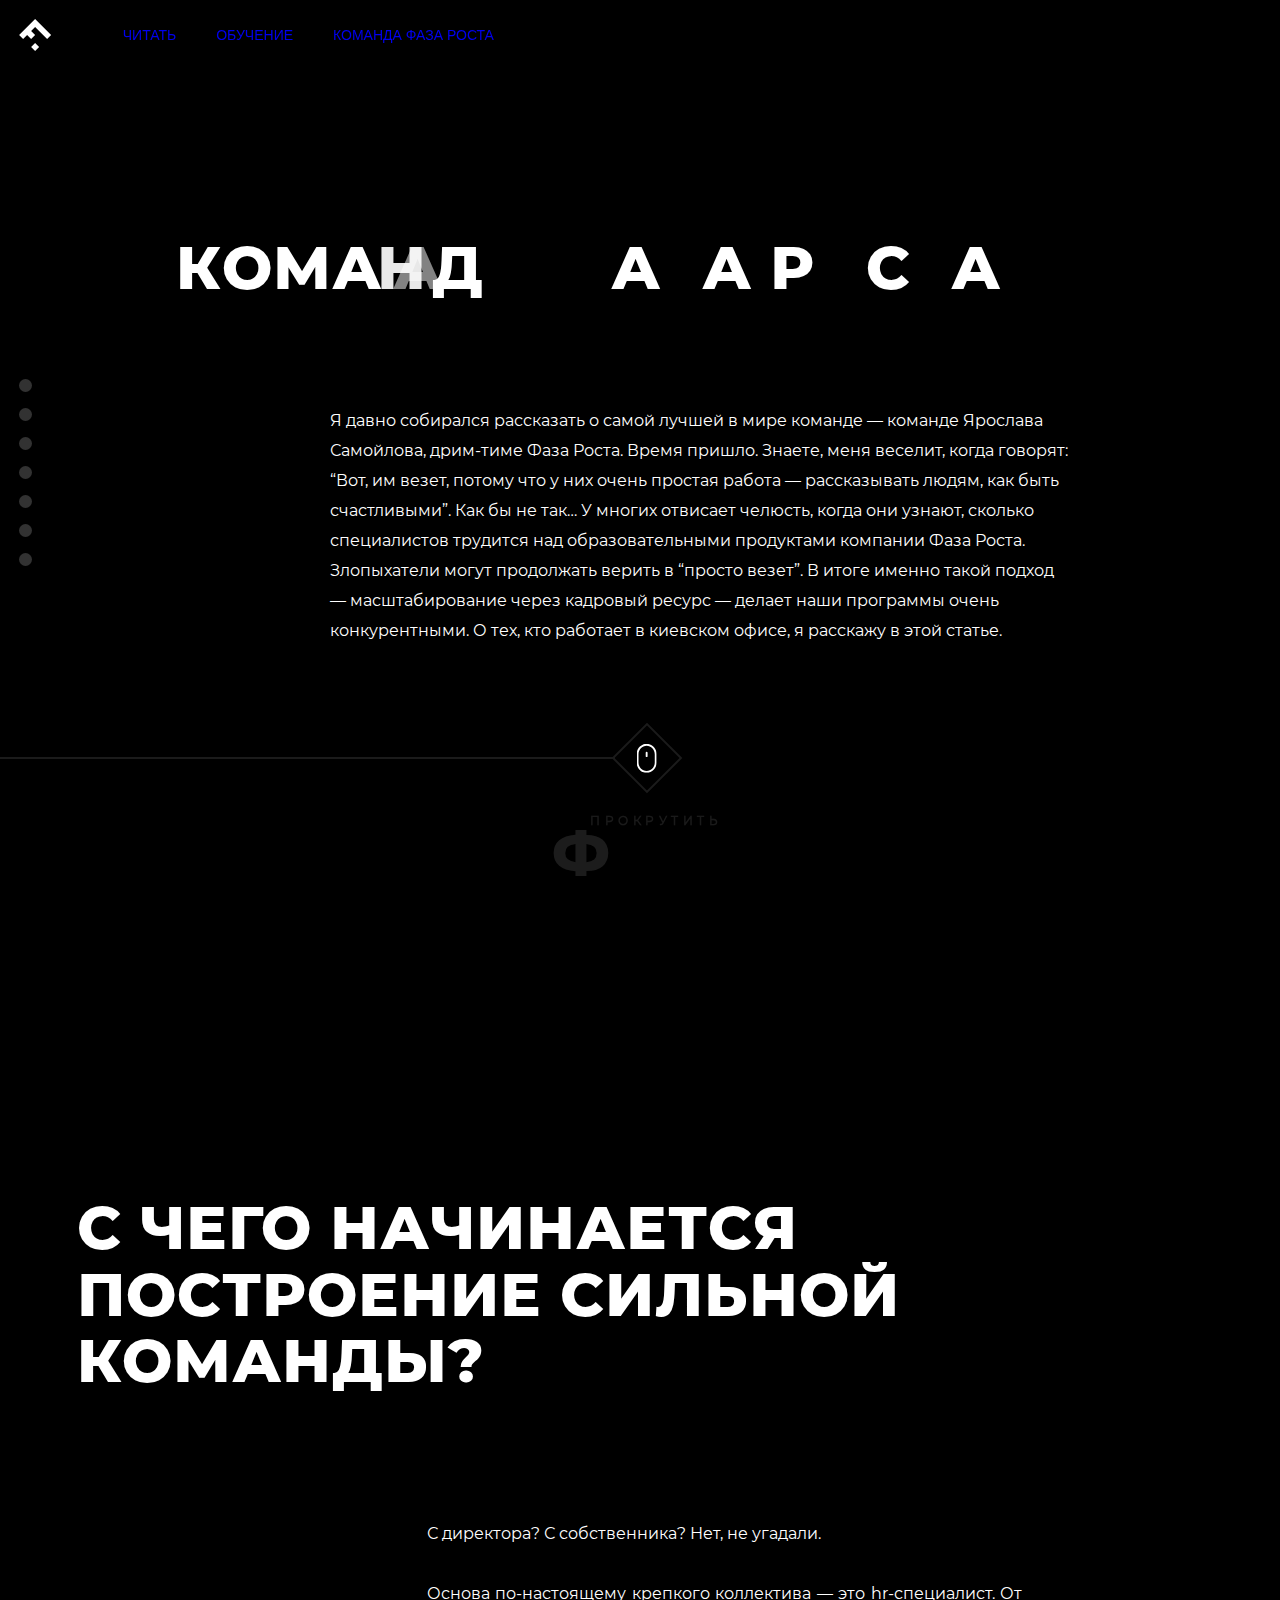
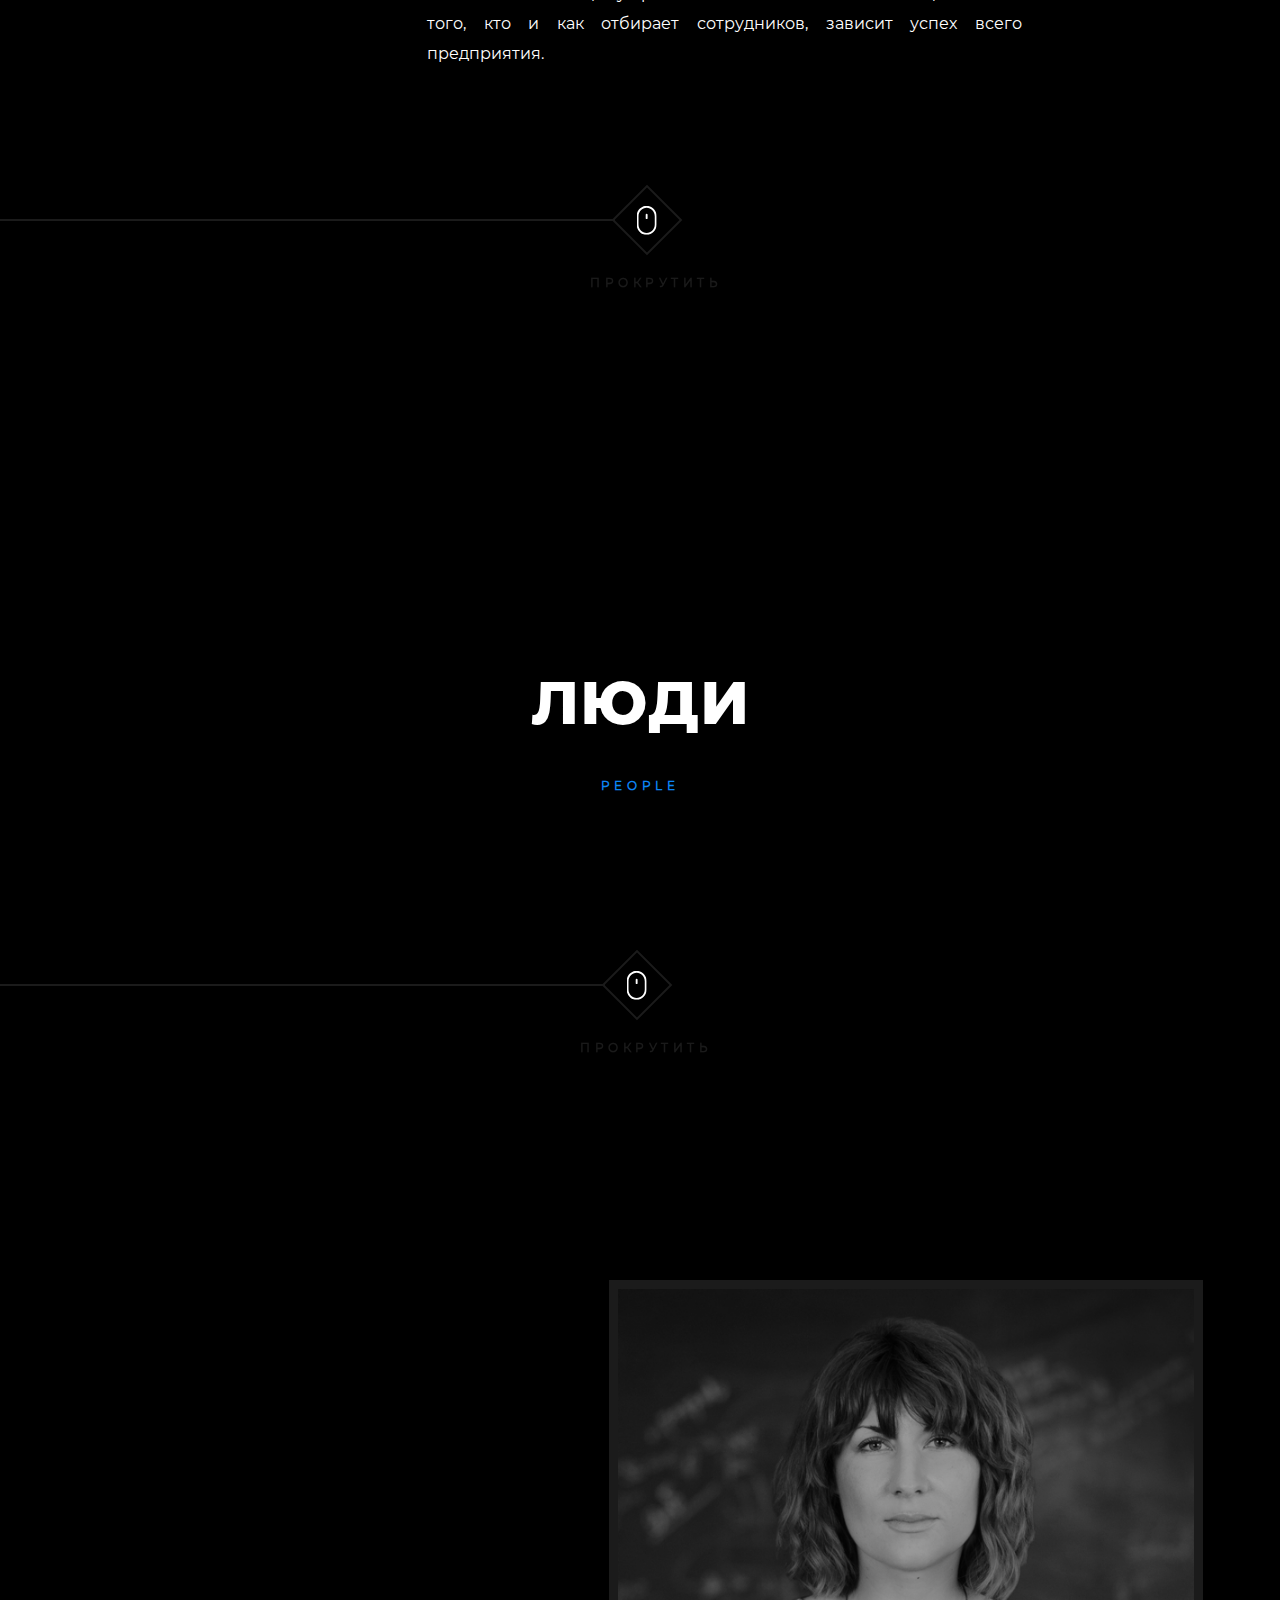
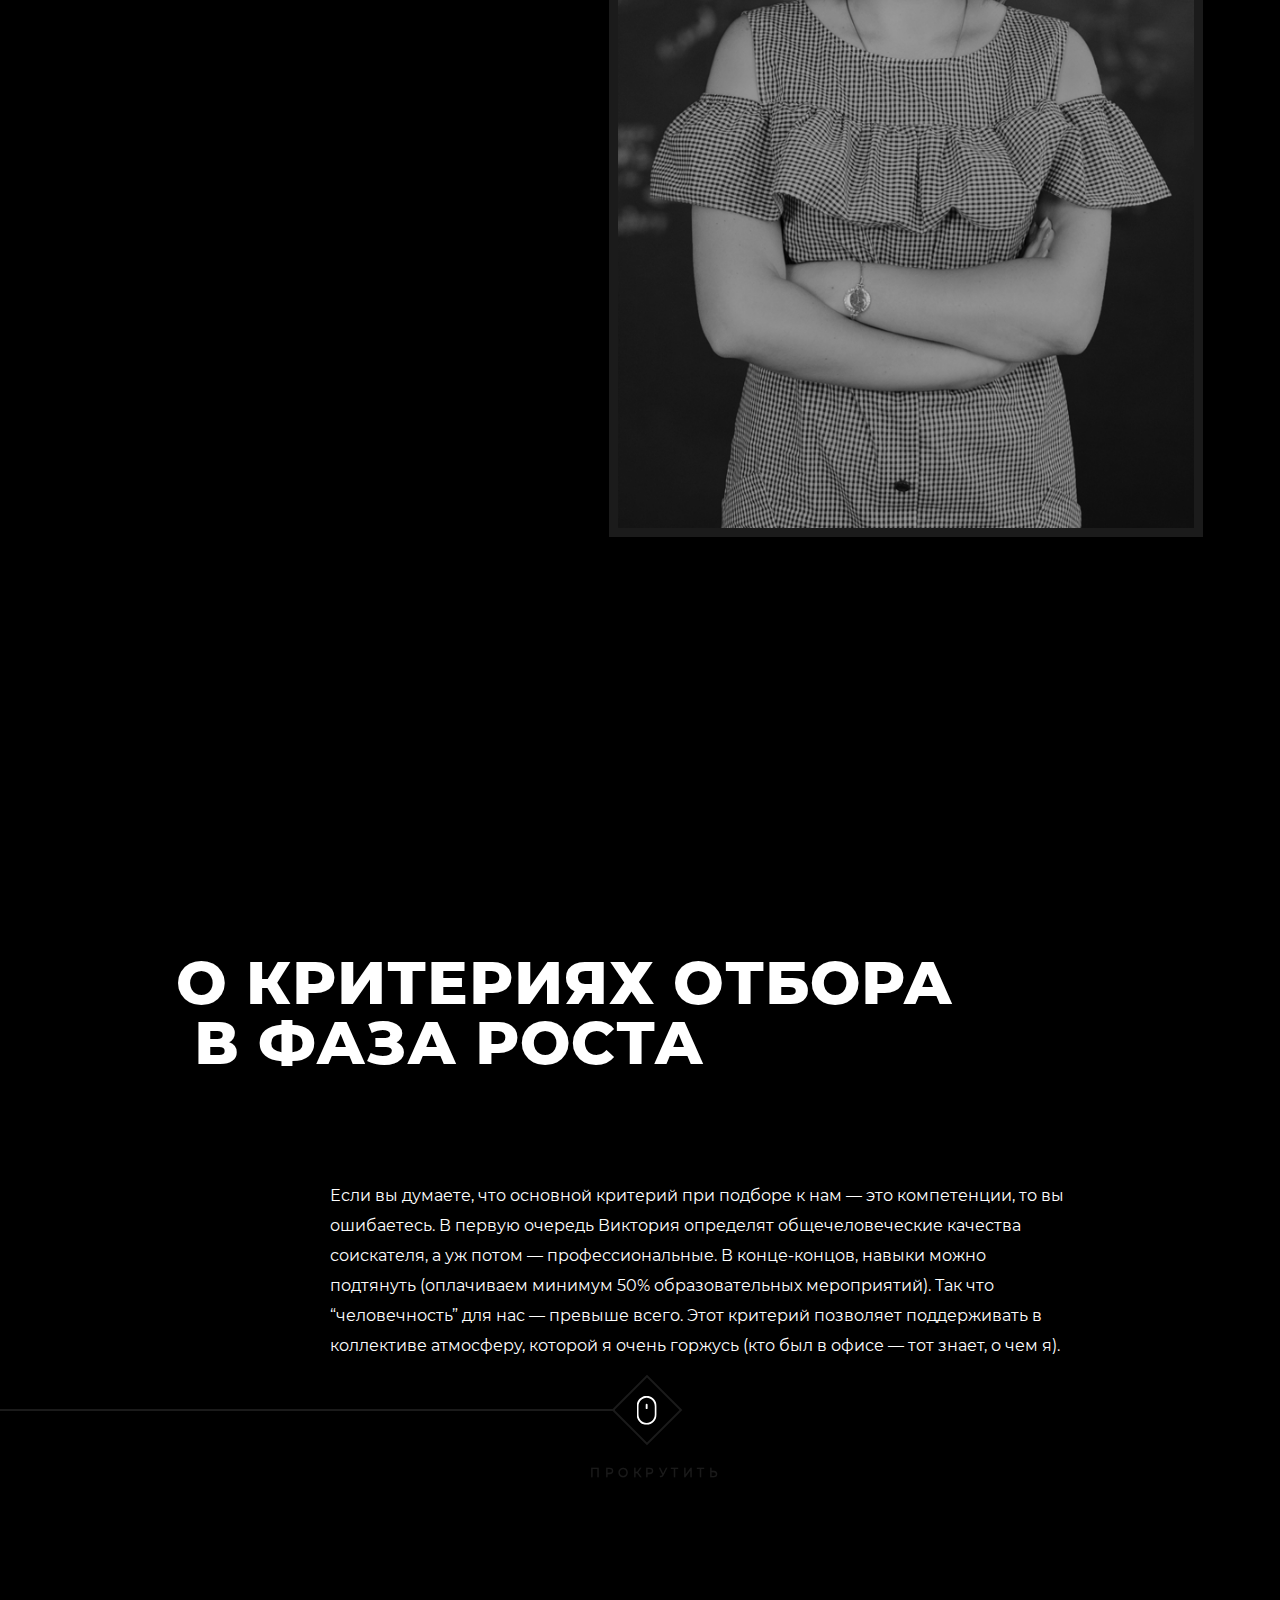
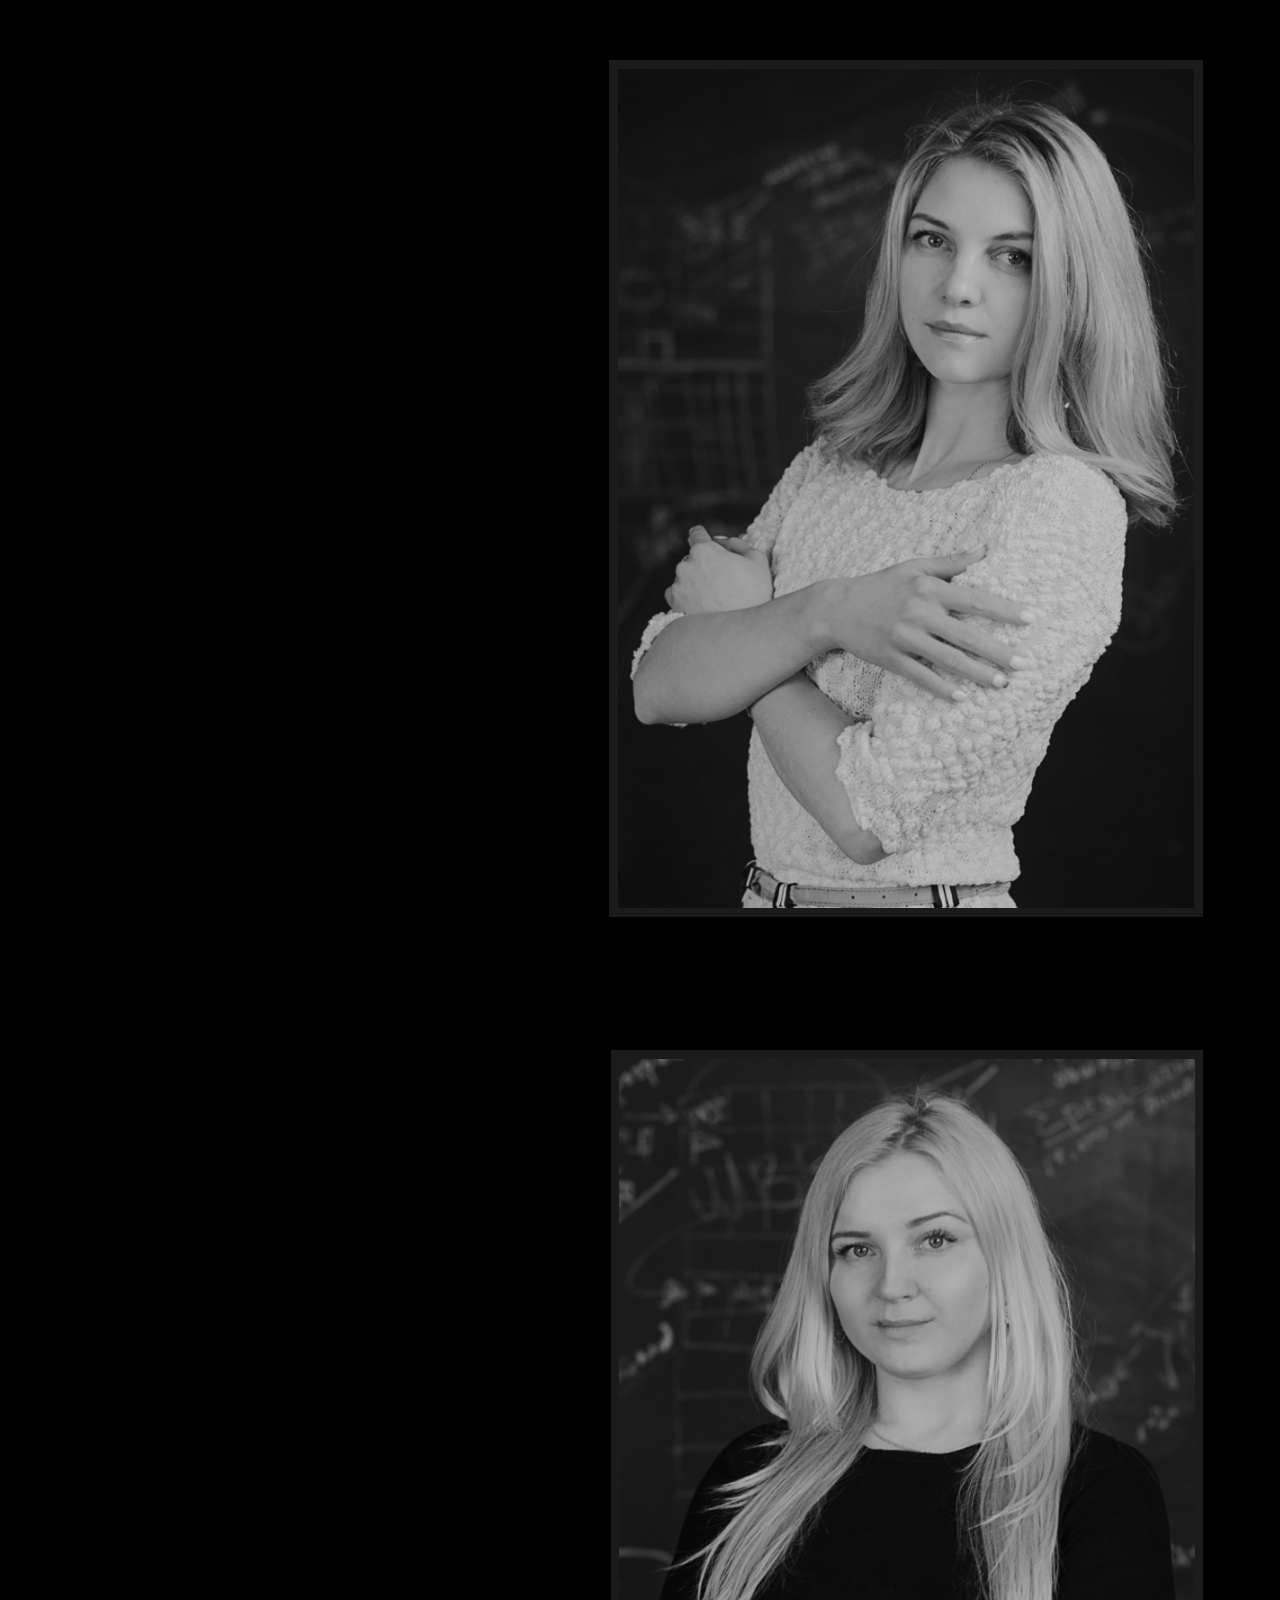
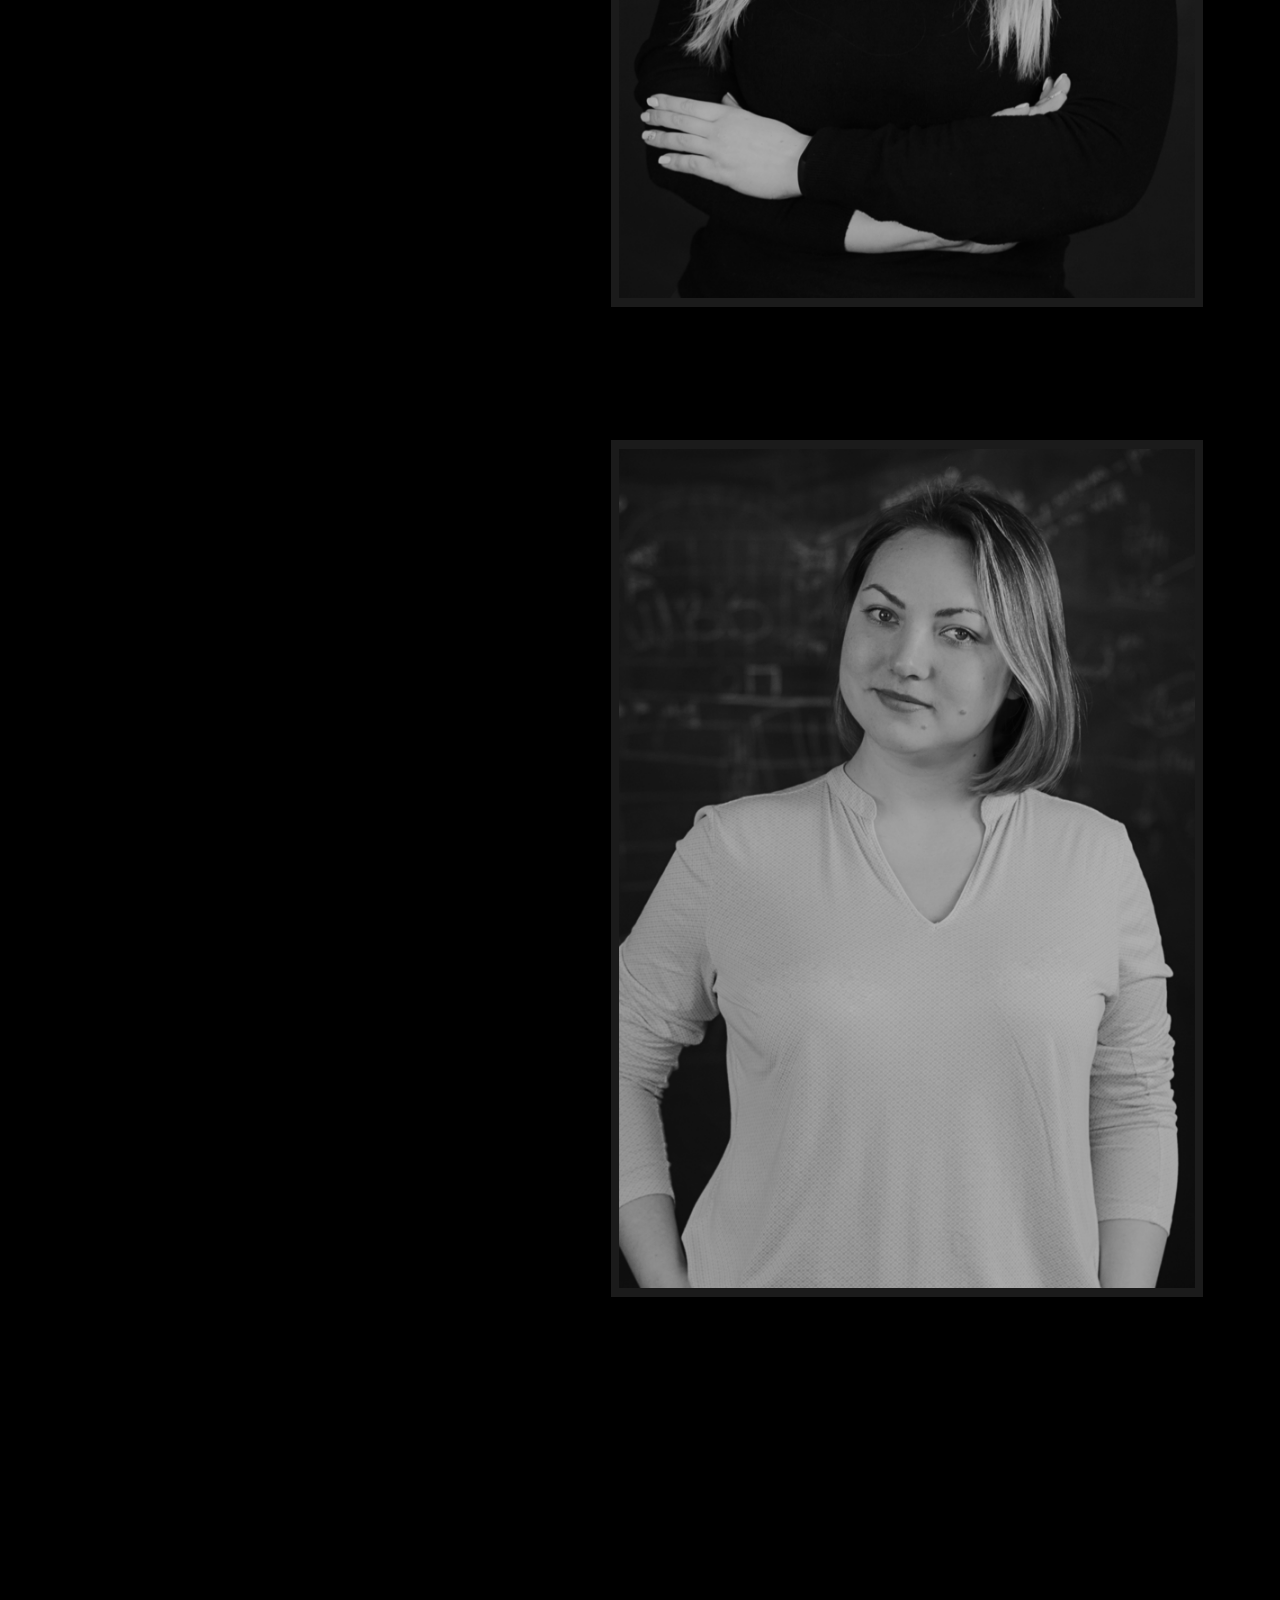
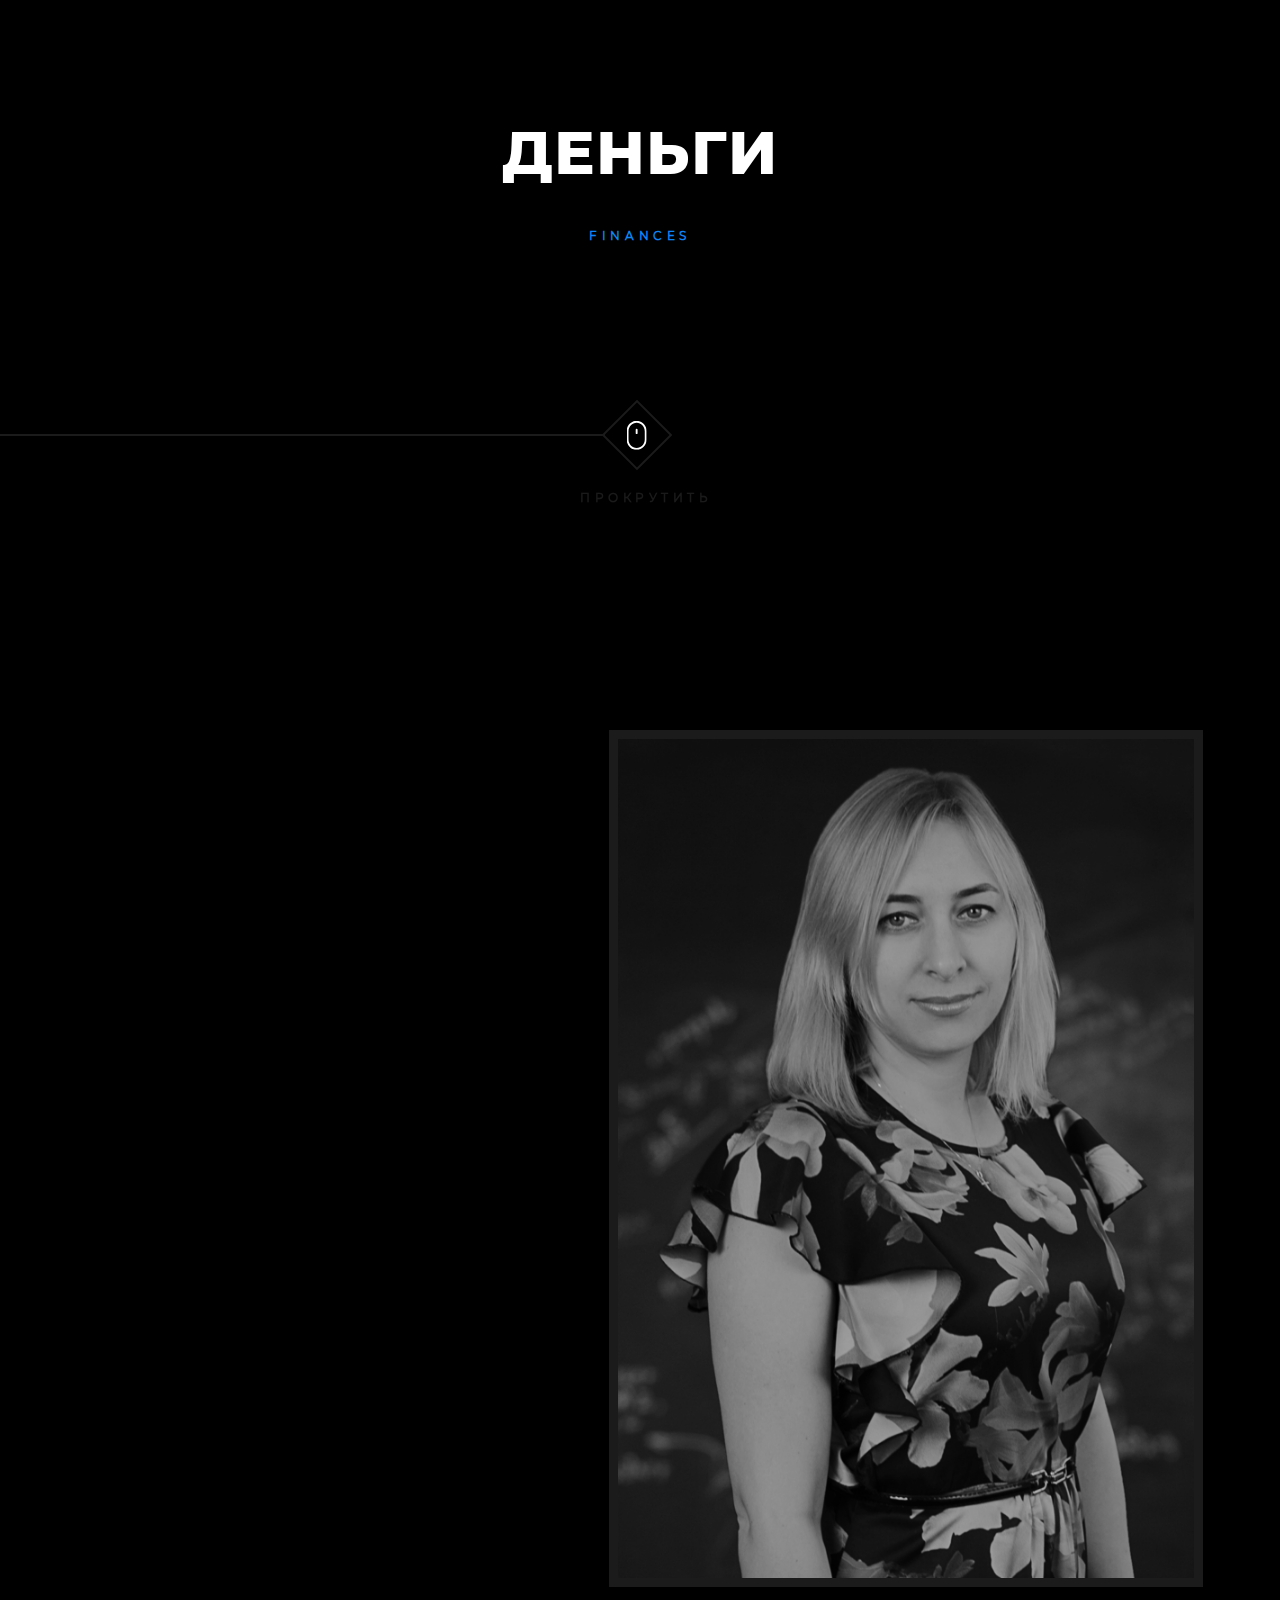
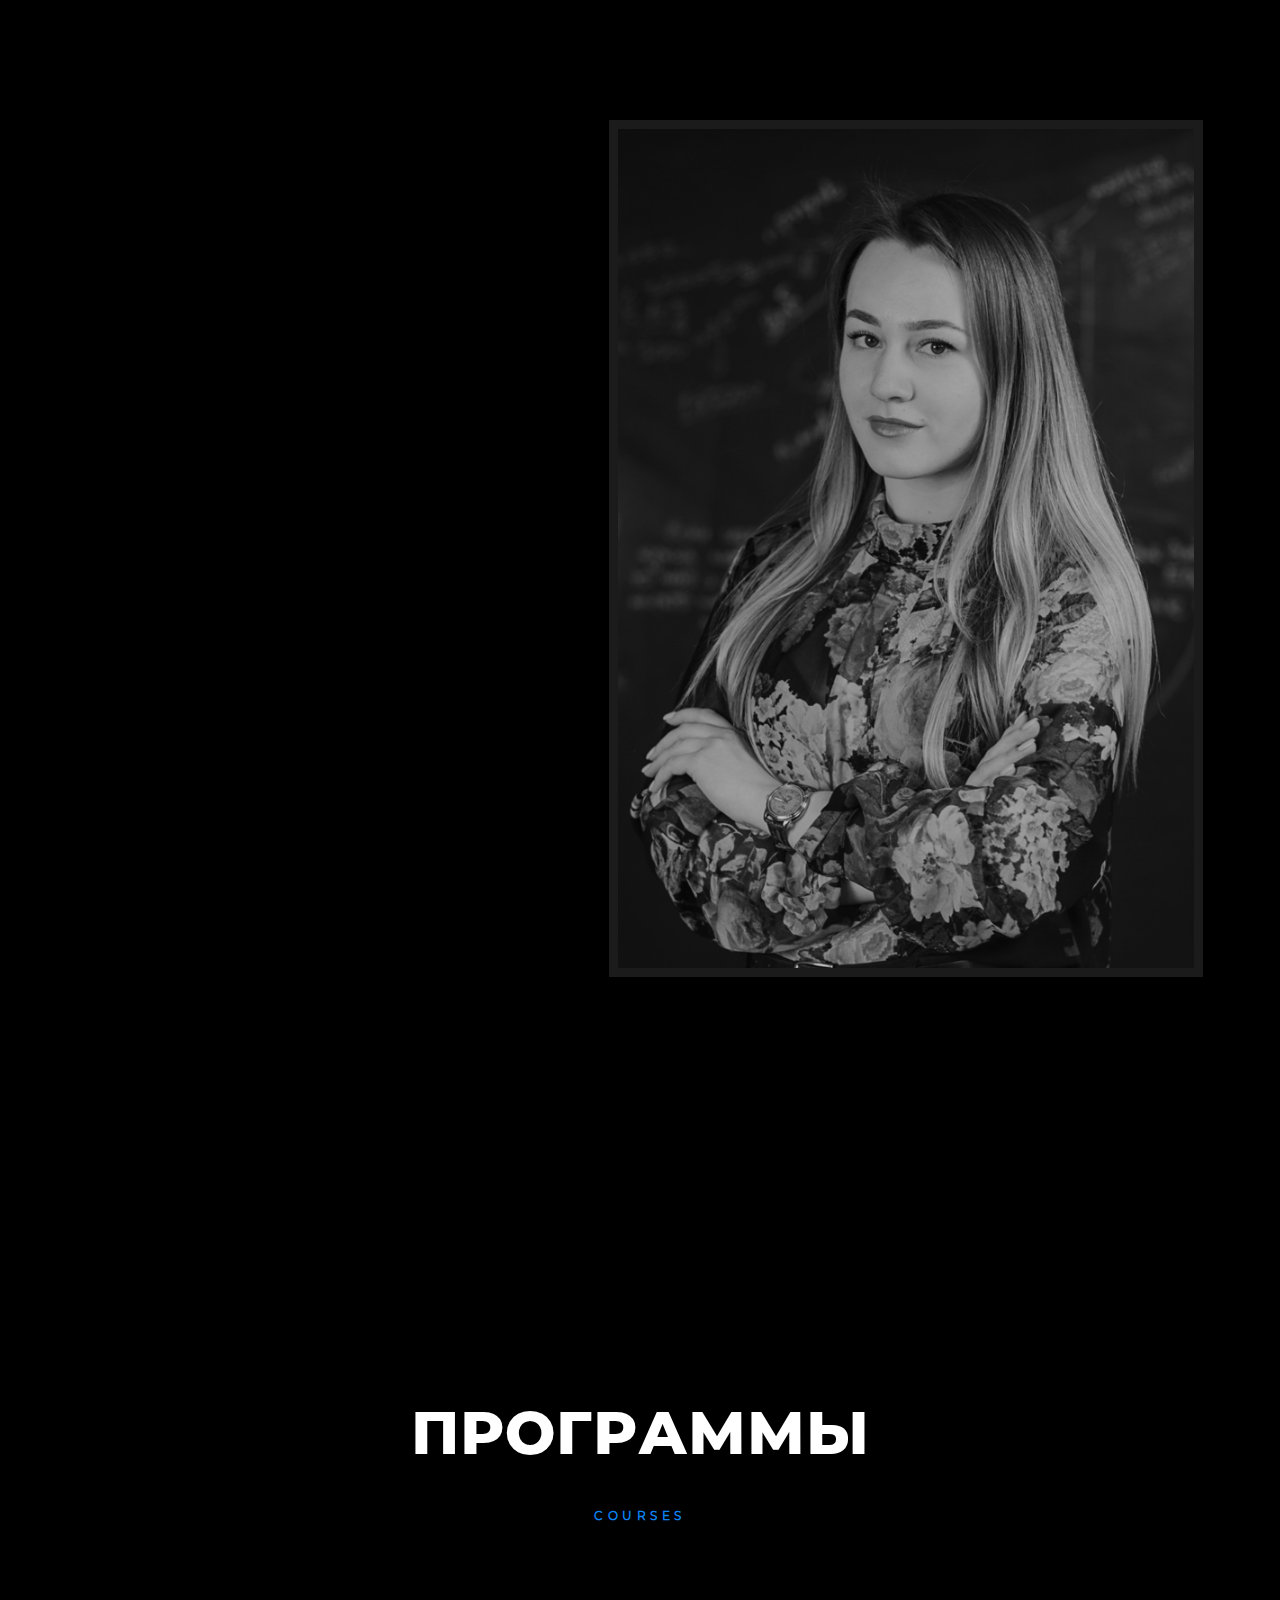
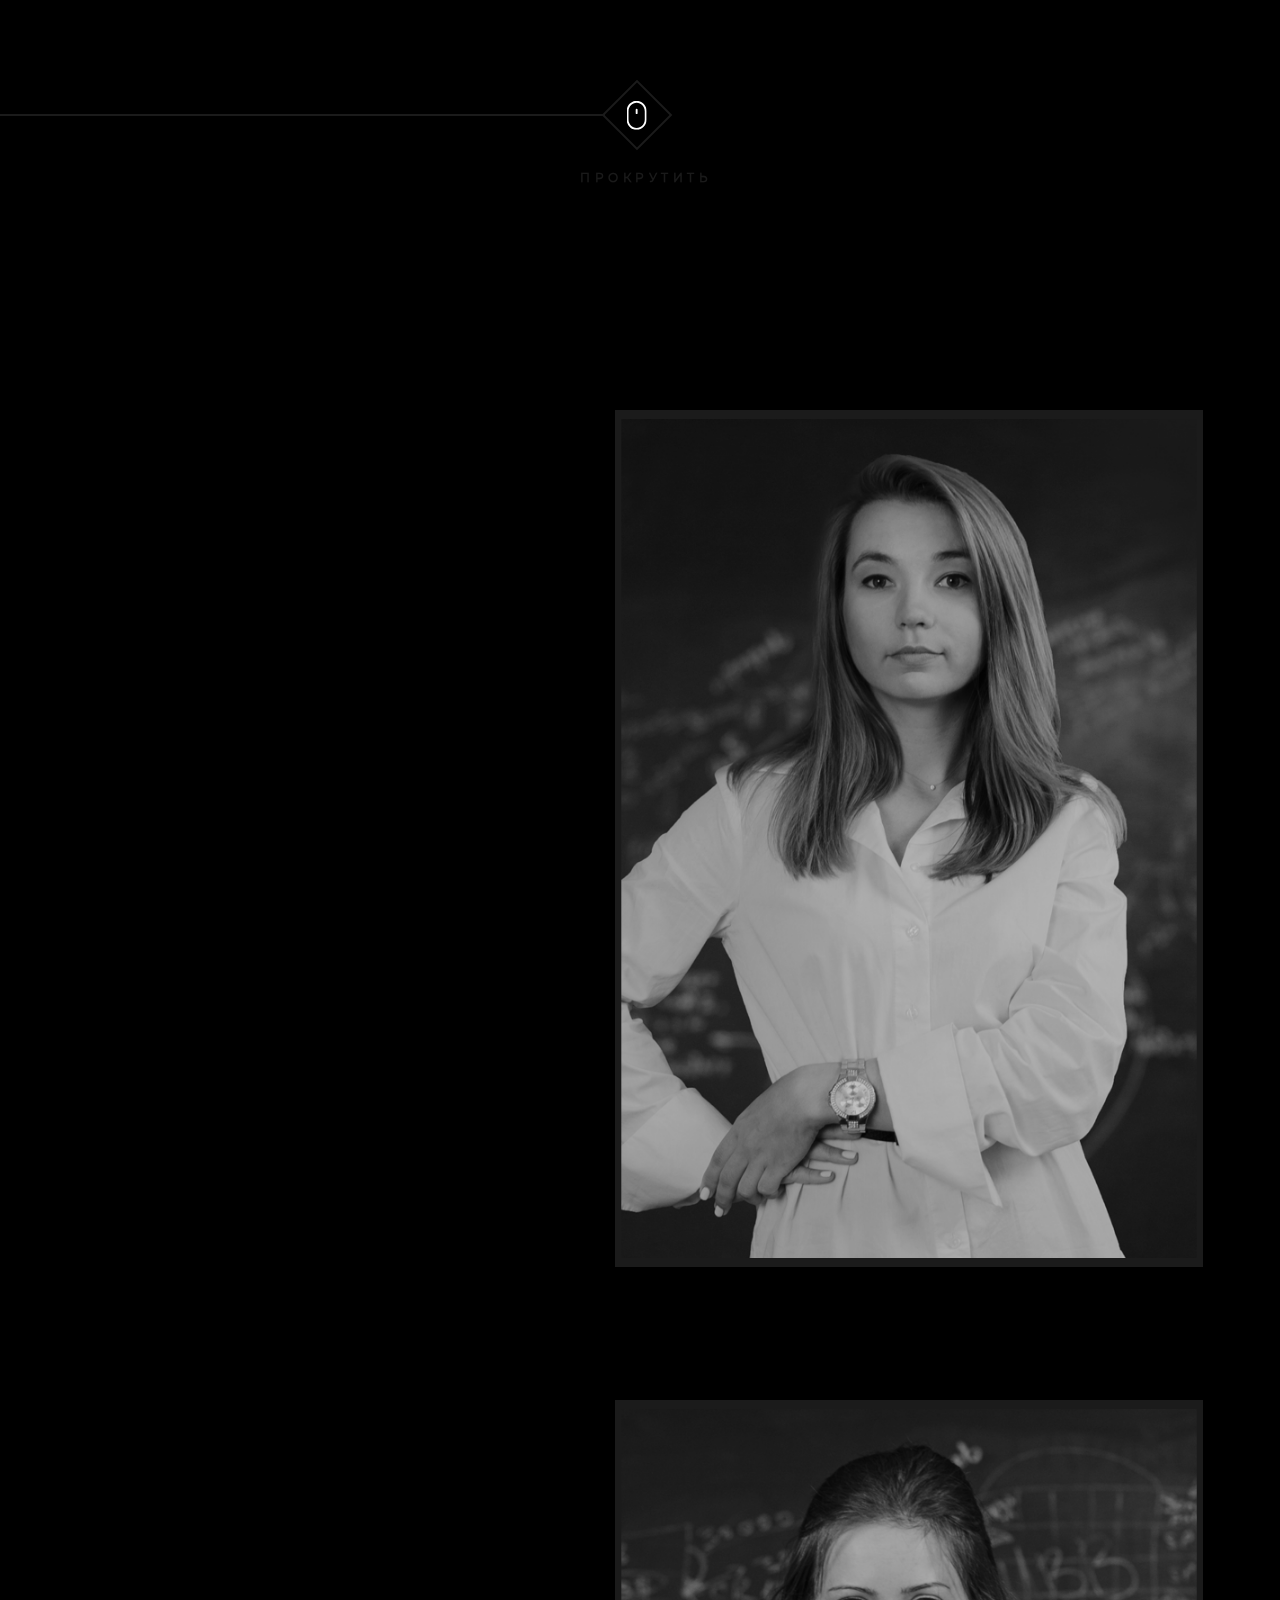
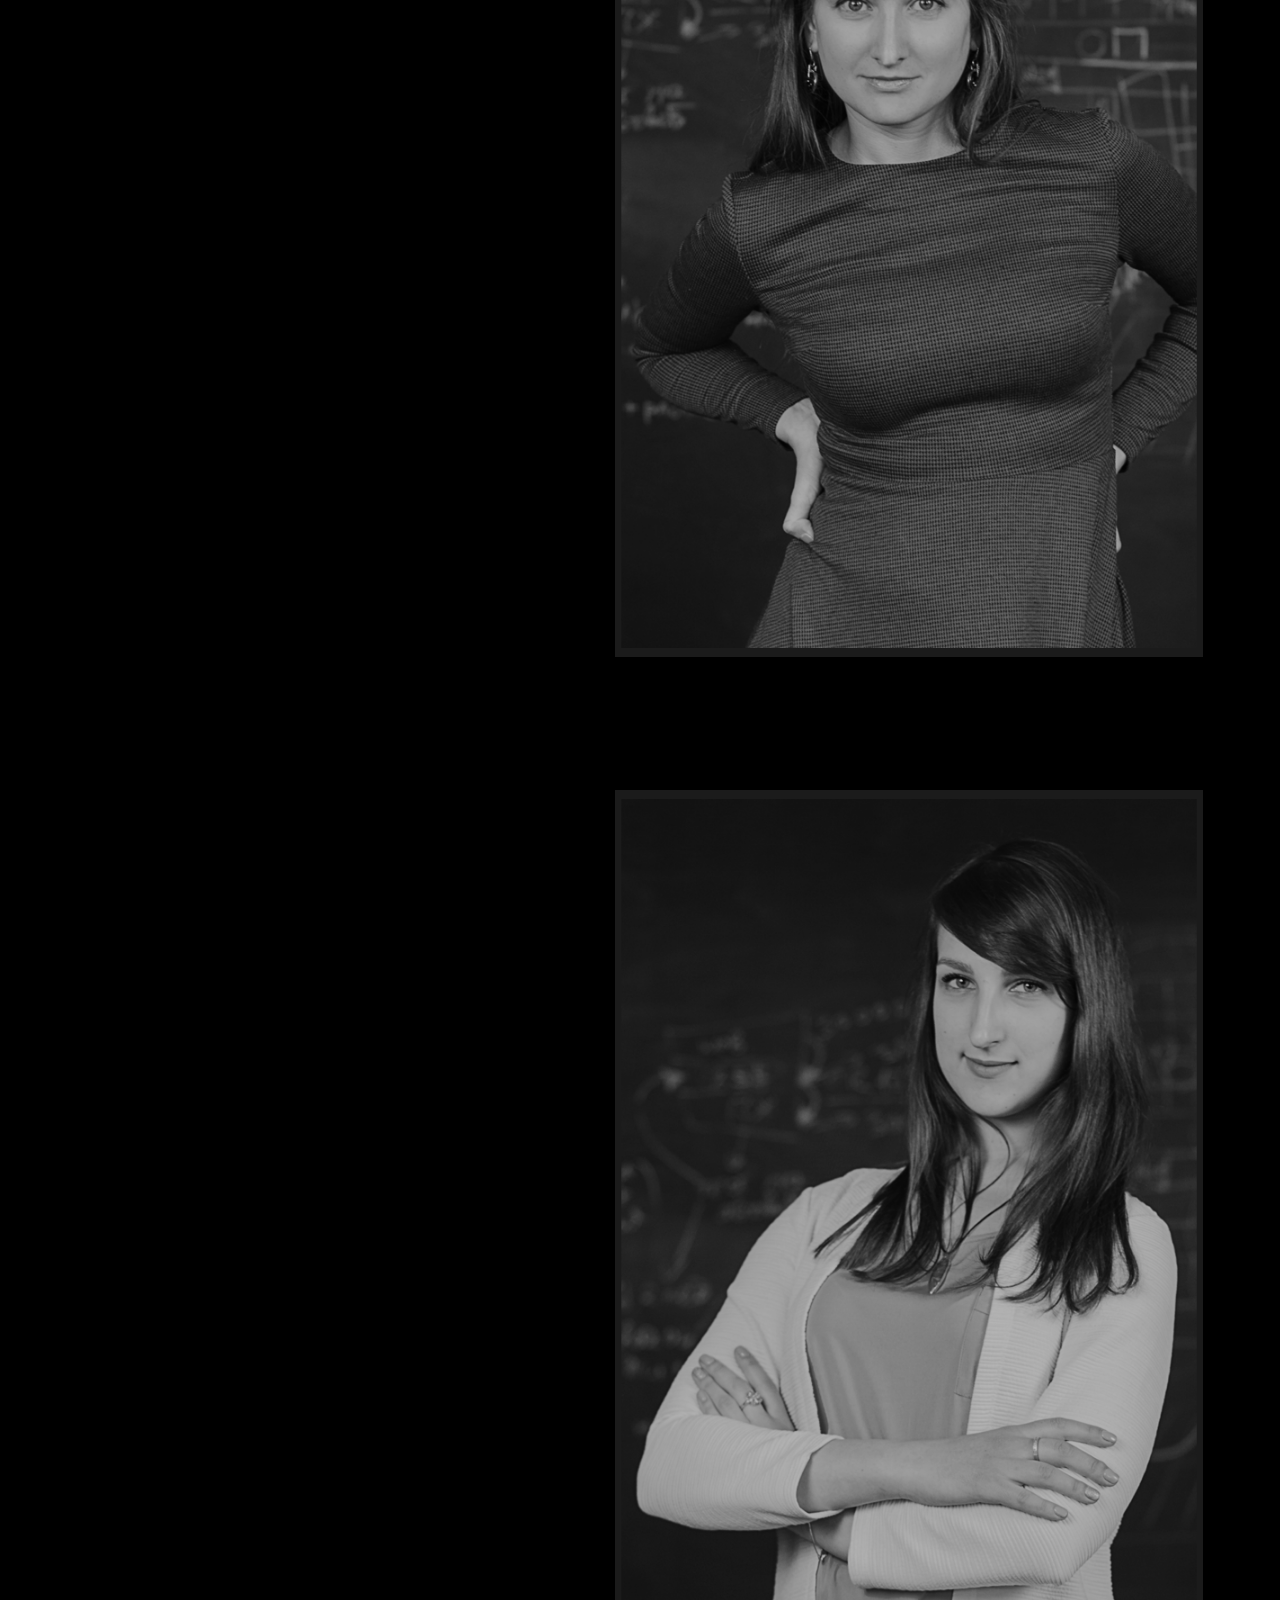
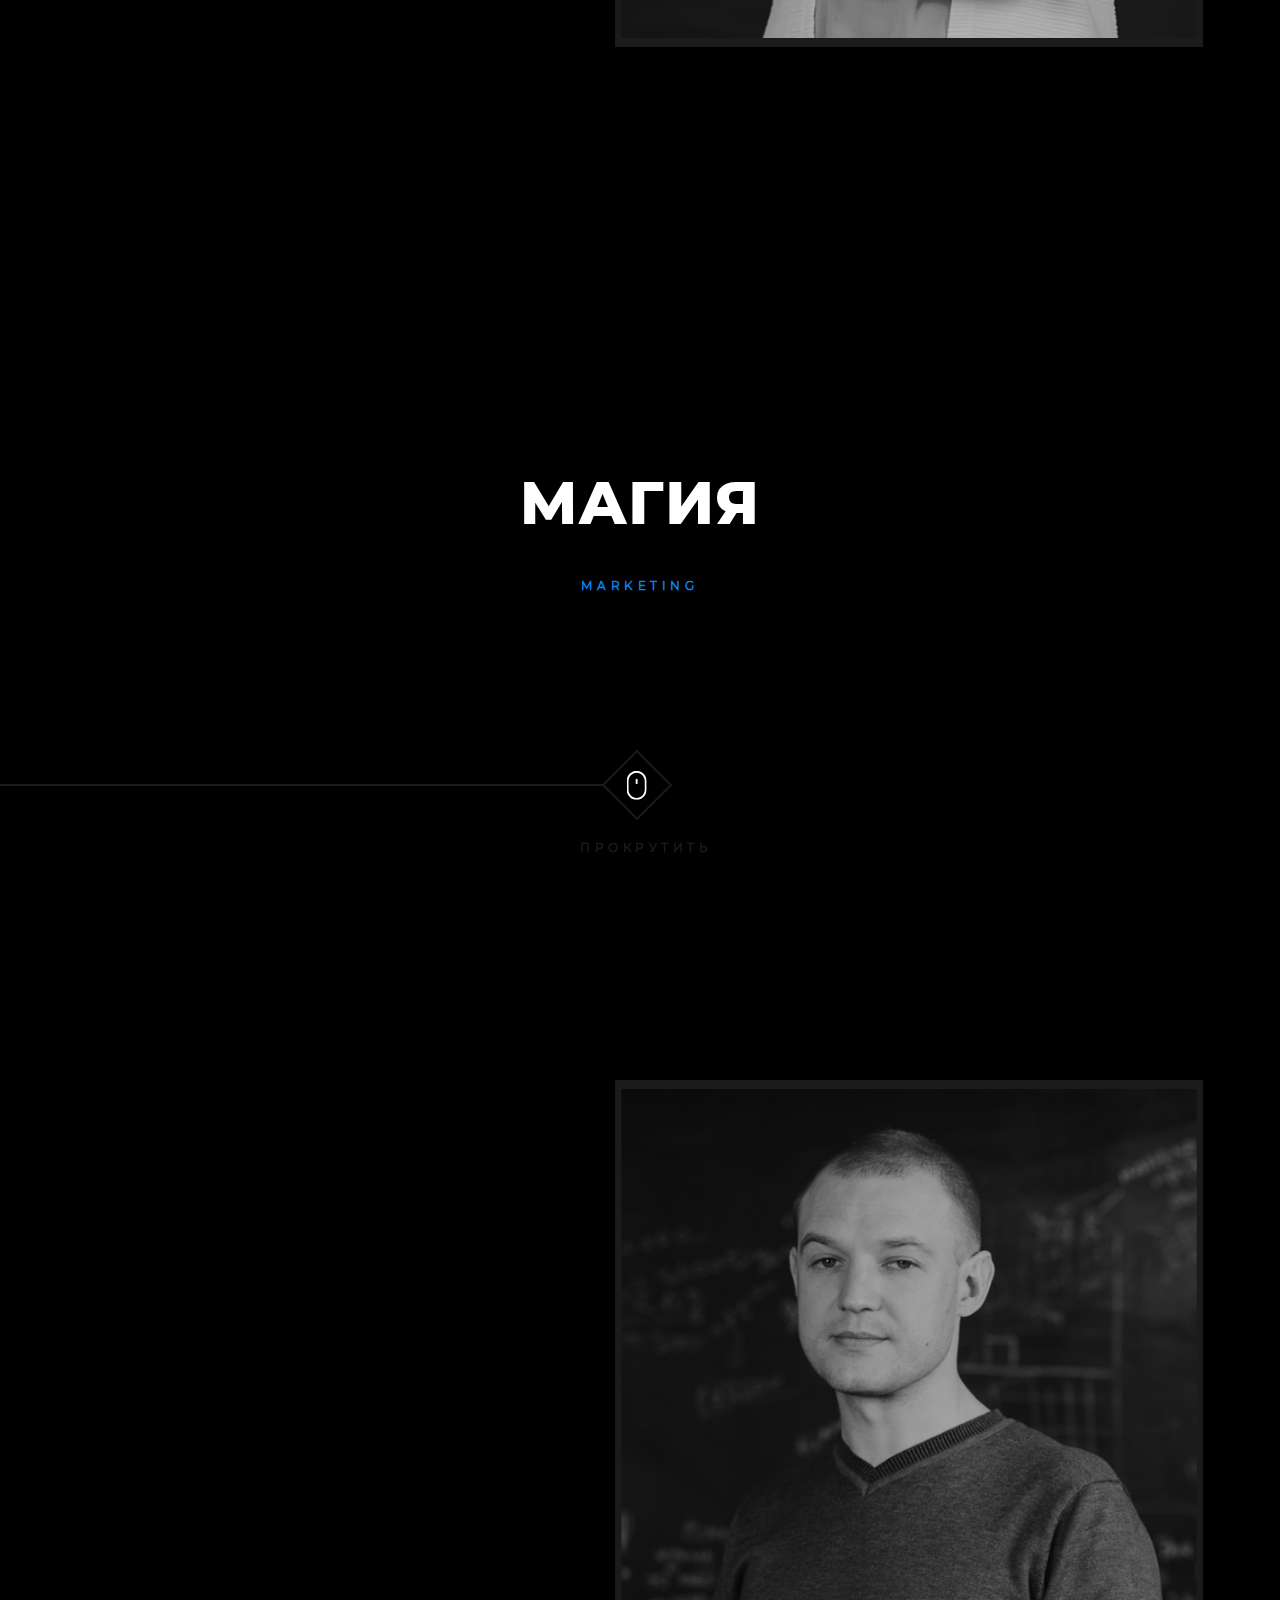
<file: index.html>
<html lang="en" class="js">
    <head>
	<meta charset="UTF-8">
	<meta name="viewport" content="width=device-width, initial-scale=1">
	<title>Scrolling Letters Animation | Demo 4 | Codrops</title>
	<meta name="description" content="A scrolling letters animation where some text changes depending on the page's scroll position">
	<meta name="keywords" content="scroll, letters, animation, javascript, web design, web development">
	<meta name="author" content="Codrops">
	<link rel="shortcut icon" href="favicon.ico">
	<link rel="stylesheet" type="text/css" href="css/base.css">
	<link rel="stylesheet" type="text/css" href="css/demo4.css">
	<link rel="stylesheet" type="text/css" href="css/pater.css">
        <link rel="stylesheet" type="text/css" href="css/styles.css">
	<!--<script type="text/javascript" async="" src="https://ssl.google-analytics.com/ga.js"></script><script>document.documentElement.className="js";var supportsCssVars=function(){var e,t=document.createElement("style");return t.innerHTML="root: { --tmp-var: bold; }",document.head.appendChild(t),e=!!(window.CSS&&window.CSS.supports&&window.CSS.supports("font-weight","var(--tmp-var)")),t.parentNode.removeChild(t),e};supportsCssVars()||alert("Please view this demo in a modern browser that supports CSS Variables.");</script>-->
	<!--<script src="//tympanus.net/codrops/adpacks/analytics.js"></script>-->
        <script src="https://ajax.googleapis.com/ajax/libs/jquery/1.7.2/jquery.min.js"></script>
    </head>
    <body class="demo-4 ioapi" id="main">
        <div class="left-nav sectionMap">
            <ul>
                <li class="nav-section navs active" id="slide1" data-target="people"><a href="#"><span class="border"></span></a></li>
                <li class="nav-section navs" id="slide2" data-target="money"><a href="#"><span class="border"></span></a></li>
                <li class="nav-section navs" id="slide3" data-target="programms"><a href="#"><span class="border"></span></a></li>
                <li class="nav-section navs" id="slide4" data-target="magic"><a href="#"><span class="border"></span></a></li>
                <li class="nav-section navs" id="slide5" data-target="web"><a href="#"><span class="border"></span></a></li>
                <li class="nav-section navs" id="slide6" data-target="clients"><a href="#"><span class="border"></span></a></li>
                <li class="nav-section navs" id="slide6" data-target="zabota"><a href="#"><span class="border"></span></a></li>
            </ul>
        </div>
        <div class="content">
            <header class="codrops-header">
               <div class="logo">
                    <a href="https://fazarosta.com/"><img src="img/white-logo.png" alt="logo"/></a>
                </div>
                <div class="mobile-nav">
                    <input id="toggle" type="checkbox">

                    <!-- ВАЖНО: любой элемент, который мы хотим модифицировать при изменении состояния чекбокса, является «братским» элементом для чекбокса -->

                    <!-- Эта метка привязана к чекбоксу и будет содержать переключение «кнопок» -->
                    <label class="toggle-container" for="toggle">
                    <!-- Если меню открыто, то здесь будет иконка «X», в противном случае просто иконка гамбургера -->
                        <span class="button button-toggle"></span>
                    </label>

                    <!-- Навигация -->
                    <nav class="nav">
                        <!--<a rel="nofollow" rel="noreferrer" class="nav-item" href="">ГЛАВНАЯ</a>-->
                        <a rel="nofollow" rel="noreferrer" class="nav-item" href="https://fazarosta.com/#articles">ЧИТАТЬ</a>
                        <a rel="nofollow" rel="noreferrer" class="nav-item" href="https://fazarosta.com/raspisanie/">ОБУЧЕНИЕ</a>
                        <a rel="nofollow" rel="noreferrer" class="nav-item" href="https://fazarosta.com/komanda">КОМАНДА ФАЗА РОСТА</a>
                    </nav>

                    <!-- Просто фиктивное содержимое, как в анимированном gif -->
                    <section class="dummy-content">
                        <div class="circle"></div>
                        <div class="text">
                        <span></span><span></span>
                        </div>
                        <div class="square-top"></div>
                        <div class="square-behind"></div>
                    </section>
                </div>
                <div class="nav">
                    <ul>
                        <!--<li class="nav-item">Главная</li>-->
                        <li class="nav-item"><a href="https://fazarosta.com/#articles">Читать</a></li>
                        <li class="nav-item"><a href="https://fazarosta.com/raspisanie/">Обучение</a></li>
                        <li class="nav-item active"><a href="https://fazarosta.com/komanda">Команда Фаза Роста</a></li>
                    </ul>
                </div>
                <div class="auth">
<!--                    <div class="search">
                        <img src="img/search.png" width="15" alt="search icon">
                    </div>
                    <div class="login" >
                        <img src="img/login.png" width="30" alt="log in">
                    </div>-->
                </div>
            </header>
        </div>
	<main>
            
            <div class="content">
                <!--first block-->
		<div class="content__section first-screen" id="first_block">
                    <div class="container">
                        <div class="inner">
                            <h1 class="content__text" style="opacity: 1;">
                                <span class="char1">К</span><span class="char2">О</span><span class="char3">М</span><span class="char4">А</span><span class="char5">Н</span><span class="char6">Д</span><span class="char7">А</span><span class="char8">&nbsp;</span><span class="char9">Ф</span><span class="char1">А</span><span class="char2">З</span><span class="char3">А</span><span class="char4">&nbsp;</span><span class="char5">Р</span><span class="char6">О</span><span class="char7">С</span><span class="char8">Т</span><span class="char9">А</span>
                            </h1>
                            <div class="intro">
                                <p>Я давно собирался рассказать о самой лучшей в мире команде — команде Ярослава Самойлова, дрим-тиме Фаза Роста. Время пришло.
Знаете, меня веселит, когда говорят: “Вот, им везет, потому что у них очень простая работа — рассказывать людям, как быть счастливыми”. Как бы не так…
У многих отвисает челюсть, когда они узнают, сколько специалистов трудится над образовательными продуктами компании Фаза Роста.
Злопыхатели могут продолжать верить в “просто везет”.
В итоге именно такой подход — масштабирование через кадровый ресурс — делает наши программы очень конкурентными.
О тех, кто работает в киевском офисе, я расскажу в этой статье.
</p>
                            </div>
                        </div> 
                        <div>
                            <div class="content-footer" style="position:absolute;bottom:8vh; width: calc(50% - 25px);right:50">
                                <div class="team-desc hidden">
                                    <div class="team-details"></div>
                                </div>
                                <div class="button-holder">
                                    <div class="hline"></div>
                                    <div class="team-scroll-mouse" data-target="strong-team">
                                        <img class="mouse" src="img/mouse.svg" alt="button" style="opacity: 1;">
                                    </div>
                                    <div> прокрутить </div>
                                </div>
                            </div>
                        </div>                  
                    </div>    
		</div>	
                
                <!--Second block-->
		<div class="content__section explanation" id="strong-team">
                    <div class="container">
                        <div class="inner">
<!--                            <h2 class="content__text" style="opacity: 1;">
                                <span class="char1">C</span><span class="char2">&nbsp;</span><span class="char3">Ч</span><span class="char4">Е</span><span class="char5">Г</span><span class="char6">О</span><span class="char7">&nbsp;</span><span class="char8">Н</span><span class="char9">А</span><span class="char1">Ч</span><span class="char2">И</span><span class="char3">Н</span><span class="char4">А</span><span class="char5">Е</span><span class="char6">Т</span><span class="char7">С</span><span class="char8">Я</span><span class="char9">&nbsp;</span><span class="char8">П</span><span class="char9">О</span><span class="char8">С</span><span class="char9">Т</span><span class="char8">Р</span><span class="char9">О</span><span class="char8">Е</span><span class="char9">Н</span><span class="char8">И</span><span class="char9">Е</span><span class="char9">&nbsp;</span><span class="char8">C</span><span class="char9">И</span><span class="char8">Л</span><span class="char9">Ь</span><span class="char8">Н</span><span class="char9">О</span><span class="char8">Й</span><span class="char9">&nbsp;</span><span class="char9">К</span><span class="char9">О</span><span class="char9">М</span><span class="char9">А</span><span class="char9">Н</span><span class="char9">Д</span><span class="char9">Ы</span><span class="char9">?</span>
                            </h2>-->
                            <h2 class="content__text" style="opacity: 1;">
                                <span class="char1">C</span><span>&nbsp;</span><span> ЧЕГО</span><span class="char7">&nbsp;</span><span class="char8">Н</span><span class="char9">А</span><span class="char1">Ч</span><span class="char2">И</span><span class="char3">Н</span><span class="char4">А</span><span class="char5">Е</span><span class="char6">Т</span><span class="char7">С</span><span class="char8">Я</span><span class="char9">&nbsp;</span><span class="char8">ПОСТРОЕНИЕ</span><span class="char9">&nbsp;</span><span class="char8">CИЛЬНОЙ</span><span class="char9">&nbsp;</span><span class="char9">КОМАНДЫ</span><span class="char9">?</span>
                            </h2>
                            <div class="intro">
                                <p>С директора? С собственника? Нет, не угадали.<br><br>
Основа по-настоящему крепкого коллектива — это hr-специалист. От того, кто и как отбирает сотрудников, зависит успех всего предприятия.
</p>
                            </div>
                        </div> 
                        <div>
                            <div class="content-footer" style="position:absolute;bottom:0vh; width: calc(50% - 25px);right:50">
                                <div class="team-desc hidden">
                                    <div class="team-details"></div>
                                </div>
                                <div class="button-holder">
                                    <div class="hline"></div>
                                    <div class="team-scroll-mouse" data-target="people">
                                        <img class="mouse" src="img/mouse.svg" alt="button" style="opacity: 1;">
                                    </div>
                                    <div> прокрутить </div>
                                </div>
                            </div>
                        </div>                  
                    </div>    
		</div>
                
                <section  id="people" class="block">
                    <!--People block-->
                    <div class="content__section explanation centered" id="people-block">
                        <div class="container">
                            <div class="inner">
                                <h2 class="content__text" style="opacity: 1;"><span class="char1">Л</span><span class="char2">Ю</span><span class="char3">Д</span><span class="char4">И</span></h2><h3 class="content__subtext" style="opacity:1;"><span class="char1">P</span><span class="char1">E</span><span class="char1">O</span><span class="char1">P</span><span class="char1">L</span><span class="char1">E</span></h3>
                            </div> 
                            <div>
                                <div class="content-footer" style="position:absolute;bottom:15vh; width: calc(50% - 15px);right:50">
                                    <div class="team-desc hidden">
                                        <div class="team-details"></div>
                                    </div>
                                    <div class="button-holder">
                                        <div class="hline"></div>
                                        <div class="team-scroll-mouse" data-target="victoria">
                                            <img class="mouse" src="img/mouse.svg"  alt="button" style="opacity: 1;">
                                        </div>
                                        <div> прокрутить </div>
                                    </div>
                                </div>
                            </div>                  
                        </div>    
                    </div>

                    <!--Виктория-->
                    <div class="content__section" id="victoria">
                        <a class="content__link">
                            <img class="content__img" src="img/set4/vika-1.png" alt="img" style="transform: rotate(0deg); opacity: 1;">
                            <img class="content__img under hidden" src="img/set4/vika-2.png" alt="img" style="transform: rotate(0deg); ">
                        </a>
                        <div class="fixed_content__text" style="display: none;"><h2 class="content__text" style="opacity: 1;"><span class="char1" data-initial="В" style="opacity: 1; transform: translateY(0px);">В</span><span class="char2" data-initial="и" style="opacity: 1; transform: translateY(0px);">и</span><span class="char3" data-initial="к" style="opacity: 1; transform: translateY(0px);">к</span><span class="char4" data-initial="т" style="opacity: 1; transform: translateY(0px);">т</span><span class="char5" data-initial="о" style="opacity: 1; transform: translateY(0px);">о</span><span class="char6" data-initial="р" style="opacity: 1; transform: translateY(0px);">р</span><span class="char7" data-initial="и" style="opacity: 1; transform: translateY(0px);">и</span><span class="char8" data-initial="я" style="opacity: 1; transform: translateY(0px);">я</span></h2><h3 class="content__subtext" style="opacity:1;"><span class="char1" data-initial="К" style="opacity: 1; transform: translateX(0px); color: rgb(12, 133, 247);">К</span><span class="char2" data-initial="А" style="opacity: 1; transform: translateX(0px); color: rgb(12, 133, 247);">А</span><span class="char3" data-initial="Д" style="opacity: 1; transform: translateX(0px); color: rgb(12, 133, 247);">Д</span><span class="char4" data-initial="Р" style="opacity: 1; transform: translateX(0px); color: rgb(12, 133, 247);">Р</span><span class="char5" data-initial="Ы" style="opacity: 1; transform: translateX(0px); color: rgb(12, 133, 247);">Ы</span><span class="char6" data-initial=" " style="opacity: 1; transform: translateX(0px); color: rgb(12, 133, 247);"> </span><span class="char7" data-initial="И" style="opacity: 1; transform: translateX(0px); color: rgb(12, 133, 247);">И</span><span class="char8" data-initial=" " style="opacity: 1; transform: translateX(0px); color: rgb(12, 133, 247);"> </span><span class="char9" data-initial="Ф" style="opacity: 1; transform: translateX(0px); color: rgb(12, 133, 247);">Ф</span><span class="char10" data-initial="И" style="opacity: 1; transform: translateX(0px); color: rgb(12, 133, 247);">И</span><span class="char11" data-initial="Л" style="opacity: 1; transform: translateX(0px); color: rgb(12, 133, 247);">Л</span><span class="char12" data-initial="Ь" style="opacity: 1; transform: translateX(0px); color: rgb(12, 133, 247);">Ь</span><span class="char13" data-initial="Т" style="opacity: 1; transform: translateX(0px); color: rgb(12, 133, 247);">Т</span><span class="char14" data-initial="Р" style="opacity: 1; transform: translateX(0px); color: rgb(12, 133, 247);">Р</span><span class="char15" data-initial="А" style="opacity: 1; transform: translateX(0px); color: rgb(12, 133, 247);">А</span><span class="char16" data-initial="Ц" style="opacity: 1; transform: translateX(0px); color: rgb(12, 133, 247);">Ц</span><span class="char17" data-initial="И" style="opacity: 1; transform: translateX(0px); color: rgb(12, 133, 247);">И</span><span class="char18" data-initial="Я" style="opacity: 1; transform: translateX(0px); color: rgb(12, 133, 247);">Я</span></h3>
                            <div class="team-desc hidden">
                                <div class="team-details">
                                    <p>У нас в  Фаза Роста такой человек есть — это Виктория.
                                        Вика — юрист по образованию (по складу ума — тоже), поэтому шансов проскочить ее пристальный логико-прагматичный взгляд невозможно.<br><br>
    Кстати, о взгляде. О глазах Виктории слагают легенды.
    Многие кандидаты не выдерживали и уходили с собеседования, потому что Вика смотрела на них своим особым рентген-взглядом.
    Соискатели чувствовали, что скрыть темные секретики и некомпетентность от пронзительного взора ейчара не удастся, и в страхе ретировались.
    Вика, благодарим за качественную фильтрацию!
    При этом наш hr — очень веселая девушка, которая обожает шоколад (о рекордах просили умолчать)), спорт (например, на скакалке прыгает 300 раз за минуту) и чтение (минимум 2 книги в месяц).
    </p>
                                </div>
                            </div>
                            <div class="button-holder">
                                <div class="hline"></div>
                                <div class="team-toggle-button">
                                    <img class="btn" src="img/x.png" alt="button" style="opacity: 1;">
                                    <img class="btn2" src="img/-.png" alt="button" style="opacity: 0; transform: rotate(-90deg);">
                                </div>
                            </div>
                        </div>
                    </div>

                    <div class="content__section first-screen" id="content-between">
                        <div class="container"  >
                            <div class="inner">
                                <h1 class="content__text" style="opacity: 1;">
                                    <span class="char1">O</span><span class="char2">&nbsp;</span><span class="char3">К</span><span class="char4">Р</span><span class="char5">И</span><span class="char6">Т</span><span class="char7">Е</span><span class="char8">Р</span><span class="char9">И</span><span class="char1">Я</span><span class="char2">Х</span><span class="char3">&nbsp;</span><span class="char4">OТБОРА</span><br><span class="char9">&nbsp;</span><span class="char9">В</span><span class="char9">&nbsp;</span><span class="char9">ФАЗА</span><span class="char9">&nbsp;</span><span class="char9">РОСТА</span>
                                </h1>
                                <div class="intro">
                                    <p>Если вы думаете, что основной критерий при подборе к нам — это компетенции, то вы ошибаетесь. В первую очередь Виктория определят общечеловеческие качества соискателя, а уж потом — профессиональные.
    В конце-концов, навыки можно подтянуть (оплачиваем минимум 50% образовательных мероприятий). Так что “человечность” для нас — превыше всего. Этот критерий позволяет поддерживать в коллективе атмосферу, которой я очень горжусь (кто был в офисе — тот знает, о чем я).

    </p>
                                </div>
                            </div> 
                            <div>
                                <div class="content-footer" style="position:absolute;bottom:10vh; width: calc(50% - 25px);right:50">
                                    <div class="team-desc hidden">
                                        <div class="team-details"></div>
                                    </div>
                                    <div class="button-holder">
                                        <div class="hline"></div>
                                        <div class="team-scroll-mouse" data-target="ekaterina">
                                            <img class="mouse" src="img/mouse.svg" alt="button" style="opacity: 1;">
                                        </div>
                                        <div> прокрутить </div>
                                    </div>
                                </div>
                            </div>                  
                        </div>    
                    </div>

                    <!--Ekaterina-->
                    <div class="content__section" id="ekaterina">
                        <a class="content__link">
                            <img class="content__img" src="img/set4/8.png" alt="img" style="transform: rotate(0deg); opacity: 1;">
                            <img class="content__img under hidden" src="img/set4/ekaterina-rec2.png" alt="img" style="transform: rotate(0deg); ">
                        </a>
                        <div class="fixed_content__text" style="display: none;"><h2 class="content__text" style="opacity: 1;"><span class="char1" data-initial="Е" style="opacity: 1; transform: translateY(0px);">Е</span><span class="char2" data-initial="К" style="opacity: 1; transform: translateY(0px);">К</span><span class="char3" data-initial="А" style="opacity: 1; transform: translateY(0px);">А</span><span class="char4" data-initial="Т" style="opacity: 1; transform: translateY(0px);">Т</span><span class="char5" data-initial="Е" style="opacity: 1; transform: translateY(0px);">Е</span><span class="char6" data-initial="Р" style="opacity: 1; transform: translateY(0px);">Р</span><span class="char7" data-initial="И" style="opacity: 1; transform: translateY(0px);">И</span><span class="char8" data-initial="Н" style="opacity: 1; transform: translateY(0px);">Н</span><span class="char9" data-initial="А" style="opacity: 1; transform: translateY(0px);">А</span></h2><h3 class="content__subtext" style="opacity:1;"><span class="char1" data-initial="P" style="opacity: 1; transform: translateX(0px); color: rgb(12, 133, 247);">Р</span><span class="char2" data-initial="е" style="opacity: 1; transform: translateX(0px); color: rgb(12, 133, 247);">е</span><span class="char3" data-initial="к" style="opacity: 1; transform: translateX(0px); color: rgb(12, 133, 247);">к</span><span class="char11" data-initial="р" style="opacity: 1; transform: translateX(0px); color: rgb(12, 133, 247);">р</span><span class="char4" data-initial="у" style="opacity: 1; transform: translateX(0px); color: rgb(12, 133, 247);">у</span><span class="char5" data-initial="т" style="opacity: 1; transform: translateX(0px); color: rgb(12, 133, 247);">т</span><span class="char6" data-initial="е" style="opacity: 1; transform: translateX(0px); color: rgb(12, 133, 247);">е</span><span class="char7" data-initial="р" style="opacity: 1; transform: translateX(0px); color: rgb(12, 133, 247);">р</span></h3>
                            <div class="team-desc hidden">
                                <div class="team-details">
                                    <p>В отборе персонала Виктории помогает Катя. Тысячи телефонных интервью, сотни собеседований в офисе... одним словом, неустанное отсеивание –– это о ней.<br><br>
    В прошлой жизни Екатерина была явно итальянкой, ее постоянно дико тянет на Аппенины. Неудивительно, что Катя неплохо владеет итальянским и обожает Маргариту. Пиццу, в смысле.<br><br>
    Желающих работать в Фаза Роста столько, что работы хватит на несколько HR-отделов. Расширяя отдел, Вика неожиданно нашла помощницу в рядах другого нашего департамента.
    </p>
                                </div>
                            </div>
                            <div class="button-holder">
                                <div class="hline"></div>
                                <div class="team-toggle-button">
                                    <img class="btn" src="img/x.png" alt="button" style="opacity: 1;">
                                    <img class="btn2" src="img/-.png" alt="button" style="opacity: 0; transform: rotate(-90deg);">
                                </div>
                            </div>
                        </div>
                    </div>
                    <!--Svetlana-->
                    <div class="content__section" id="Svetlana">
                        <a class="content__link">
                            <img class="content__img" src="img/set4/2.png" alt="img" style="transform: rotate(0deg); opacity: 1;">
                            <img class="content__img under hidden" src="img/set4/svetlana-rec2.png" alt="img" style="transform: rotate(0deg); ">
                        </a>
                        <div class="fixed_content__text" style="display: none;"><h2 class="content__text" style="opacity: 1;"><span class="char1" data-initial="С" style="opacity: 1; transform: translateY(0px);">С</span><span class="char2" data-initial="в" style="opacity: 1; transform: translateY(0px);">в</span><span class="char3" data-initial="е" style="opacity: 1; transform: translateY(0px);">е</span><span class="char4" data-initial="т" style="opacity: 1; transform: translateY(0px);">т</span><span class="char5" data-initial="л" style="opacity: 1; transform: translateY(0px);">л</span><span class="char6" data-initial="а" style="opacity: 1; transform: translateY(0px);">а</span><span class="char7" data-initial="н" style="opacity: 1; transform: translateY(0px);">н</span><span class="char8" data-initial="а" style="opacity: 1; transform: translateY(0px);">а</span></h2><h3 class="content__subtext" style="opacity:1;"><span class="char1" data-initial="Р" style="opacity: 1; transform: translateX(0px); color: rgb(12, 133, 247);">Р</span><span class="char2" data-initial="е" style="opacity: 1; transform: translateX(0px); color: rgb(12, 133, 247);">е</span><span class="char3" data-initial="к" style="opacity: 1; transform: translateX(0px); color: rgb(12, 133, 247);">к</span><span class="char4" data-initial="р" style="opacity: 1; transform: translateX(0px); color: rgb(12, 133, 247);">р</span><span class="char5" data-initial="у" style="opacity: 1; transform: translateX(0px); color: rgb(12, 133, 247);">у</span><span class="char6" data-initial="т" style="opacity: 1; transform: translateX(0px); color: rgb(12, 133, 247);">т</span><span class="char7" data-initial="е" style="opacity: 1; transform: translateX(0px); color: rgb(12, 133, 247);">е</span><span class="char8" data-initial="р" style="opacity: 1; transform: translateX(0px); color: rgb(12, 133, 247);">р</span></h3>
                            <div class="team-desc hidden">
                                <div class="team-details">
                                    <p>Как экс-менеджер отдела по работе с клиентами, Светлана специализируется на подборе именно этих специалистов. Что ж, получается отменно, я доволен.<br><br>
                                        Главная особенность Светы — она может подобрать песню под любое слово. Поэтому с ней опасно говорить:-) Ты заговариваешь, она запевает, и ты целый день ходишь и крутишь в голове ее песню.<br><br> Светлана кайфует от путешествий на автомобиле, поэтому иногда всерьез задумывается о переквалификации в дальнобойщики.
    Ну или байкеры, на худой конец:-)
    </p>
                                </div>
                            </div>
                            <div class="button-holder">
                                <div class="hline"></div>
                                <div class="team-toggle-button">
                                    <img class="btn" src="img/x.png" alt="button" style="opacity: 1;">
                                    <img class="btn2" src="img/-.png" alt="button" style="opacity: 0; transform: rotate(-90deg);">
                                </div>
                            </div>
                        </div>
                    </div>
                    <!--Evgenia-->
                    <div class="content__section" id="evgenia">
                        <a class="content__link">
                            <img class="content__img" src="img/set4/9.png" alt="img" style="transform: rotate(0deg); opacity: 1;">
                            <img class="content__img under hidden" src="img/set4/eugenia-hm2.png" alt="img" style="transform: rotate(0deg); ">
                        </a>
                        <div class="fixed_content__text" style="display: none;"><h2 class="content__text" style="opacity: 1;"><span class="char1" data-initial="Е" style="opacity: 1; transform: translateY(0px);">Е</span><span class="char2" data-initial="в" style="opacity: 1; transform: translateY(0px);">в</span><span class="char3" data-initial="г" style="opacity: 1; transform: translateY(0px);">г</span><span class="char4" data-initial="е" style="opacity: 1; transform: translateY(0px);">е</span><span class="char5" data-initial="н" style="opacity: 1; transform: translateY(0px);">н</span><span class="char6" data-initial="и" style="opacity: 1; transform: translateY(0px);">и</span><span class="char7" data-initial="я" style="opacity: 1; transform: translateY(0px);">я</span></h2><h3 class="content__subtext" style="opacity:1;"><span class="char1" data-initial="М" style="opacity: 1; transform: translateX(0px); color: rgb(12, 133, 247);">М</span><span class="char2" data-initial="е" style="opacity: 1; transform: translateX(0px); color: rgb(12, 133, 247);">е</span><span class="char3" data-initial="н" style="opacity: 1; transform: translateX(0px); color: rgb(12, 133, 247);">н</span><span class="char4" data-initial="е" style="opacity: 1; transform: translateX(0px); color: rgb(12, 133, 247);">е</span><span class="char5" data-initial="д" style="opacity: 1; transform: translateX(0px); color: rgb(12, 133, 247);">д</span><span class="char6" data-initial="ж" style="opacity: 1; transform: translateX(0px); color: rgb(12, 133, 247);">ж</span><span class="char7" data-initial="е" style="opacity: 1; transform: translateX(0px); color: rgb(12, 133, 247);">е</span><span class="char8" data-initial="р" style="opacity: 1; transform: translateX(0px); color: rgb(12, 133, 247);">р</span><span class="char9" data-initial=" " style="opacity: 1; transform: translateX(0px); color: rgb(12, 133, 247);"> </span><span class="char10" data-initial="с" style="opacity: 1; transform: translateX(0px); color: rgb(12, 133, 247);">с</span><span class="char11" data-initial="ч" style="opacity: 1; transform: translateX(0px); color: rgb(12, 133, 247);">ч</span><span class="char12" data-initial="а" style="opacity: 1; transform: translateX(0px); color: rgb(12, 133, 247);">а</span><span class="char13" data-initial="с" style="opacity: 1; transform: translateX(0px); color: rgb(12, 133, 247);">с</span><span class="char14" data-initial="т" style="opacity: 1; transform: translateX(0px); color: rgb(12, 133, 247);">т</span><span class="char15" data-initial="ь" style="opacity: 1; transform: translateX(0px); color: rgb(12, 133, 247);">ь</span><span class="char16" data-initial="я" style="opacity: 1; transform: translateX(0px); color: rgb(12, 133, 247);">я</span></h3>
                            <div class="team-desc hidden">
                                <div class="team-details">
                                    <p>Как happiness manager, Женя отвечает за офисное счастье. Что ж, судя по лицам на фото, она с этой задачей успешно справляется.<br>
    Раньше Евгения работала в турфирме, где заразилась страстью к путешествиям. Она побывала в 15 странах, но не собирается останавливаться. Женя мечтает проехать по Америке на авто по пути Ильфа и Петрова из романа "Одноэтажная Америка". А еще Евгения вяжет головные уборы, у нее даже есть собственная ТМ — Nev's.

    </p>
                                </div>
                            </div>
                            <div class="button-holder">
                                <div class="hline"></div>
                                <div class="team-toggle-button">
                                    <img class="btn" src="img/x.png" alt="button" style="opacity: 1;">
                                    <img class="btn2" src="img/-.png" alt="button" style="opacity: 0; transform: rotate(-90deg);">
                                </div>
                            </div>
                        </div>
                    </div>
                </section>

                <section  id="money" class="block">
                    <!--Money block-->
                    <div class="content__section explanation centered " id="money-block">
                        <div class="container">
                            <div class="inner">
                                <h2 class="content__text" style="opacity: 1;"><span class="char1">Д</span><span class="char2">Е</span><span class="char3">Н</span><span class="char4">Ь</span><span class="char4">Г</span><span class="char4">И</span></h2><h3 class="content__subtext" style="opacity:1;"><span class="char1">F</span><span class="char1">I</span><span class="char1">N</span><span class="char1">A</span><span class="char1">N</span><span class="char1">c</span><span class="char1">E</span><span class="char1">S</span></h3>
                            </div> 
                            <div>
                                <div class="content-footer" style="position:absolute;bottom:15vh; width: calc(50% - 15px);right:50">
                                    <div class="team-desc hidden">
                                        <div class="team-details"></div>
                                    </div>
                                    <div class="button-holder">
                                        <div class="hline"></div>
                                        <div class="team-scroll-mouse" data-target="Ekaterina1">
                                            <img class="mouse" src="img/mouse.svg"  alt="button" style="opacity: 1;">
                                        </div>
                                        <div> прокрутить </div>
                                    </div>
                                </div>
                            </div>                  
                        </div>    
                    </div>

                    <!--Ekaterina1-->
                    <div class="content__section" id="Ekaterina1">
                        <a class="content__link">
                            <img class="content__img" src="img/set4/ekaterina-fin1.png" alt="img" style="transform: rotate(0deg); opacity: 1;">
                            <img class="content__img under hidden" src="img/set4/ekaterina-fin2.png" alt="img" style="transform: rotate(0deg); ">
                        </a>
                        <div class="fixed_content__text" style="display: none;"><h2 class="content__text" style="opacity: 1;"><span class="char1">Е</span><span class="char2" >К</span><span class="char3">А</span><span class="char4" >Т</span><span class="char5">Е</span><span class="char6">Р</span><span class="char7">И</span><span class="char8">Н</span><span class="char9">А</span></h2><h3 class="content__subtext"><span class="char1">д</span><span class="char2">е</span><span class="char3">н</span><span class="char4">ь</span><span class="char5">г</span><span class="char6">и</span><span class="char7">&nbsp;</span><span class="char8">и</span><span class="char9">&nbsp;</span><span class="char10">п</span><span class="char11">о</span><span class="char12">р</span><span class="char13">я</span><span class="char14">д</span><span class="char15">о</span><span class="char16">к</span></h3>
                            <div class="team-desc hidden">
                                <div class="team-details">
                                    <p>Задача Екатерины — следить за результатами работы всех отделов — деньгами:-)<br>
    У Кати это получается отменно, она считает все, что можно посчитать, в итоге у нас все под контролем:-)<br>
    Катя фанат порядка и структуры, поэтому, если нужно организовать оффлайновое мероприятие —  обращаются к ней.<br>
    Если она рулит событием, можно расслабиться, потому что сбоев и накладок Екатерина не допускает.<br>
    Катя очень любит путешествовать, особенно, по Италии. Намерена выучить собственно итальянский, а еще английский и французский.

    </p>
                                </div>
                            </div>
                            <div class="button-holder">
                                <div class="hline"></div>
                                <div class="team-toggle-button">
                                    <img class="btn" src="img/x.png" alt="button" style="opacity: 1;">
                                    <img class="btn2" src="img/-.png" alt="button" style="opacity: 0; transform: rotate(-90deg);">
                                </div>
                            </div>
                        </div>
                    </div>

                    <!--Lina-->
                    <div class="content__section" id="Lina">
                        <a class="content__link">
                            <img class="content__img" src="img/set4/7.png" alt="img" style="transform: rotate(0deg); opacity: 1;">
                            <img class="content__img under hidden" src="img/set4/lina-fin2.png" alt="img" style="transform: rotate(0deg); ">
                        </a>
                        <div class="fixed_content__text" style="display: none;"><h2 class="content__text" style="opacity: 1;"><span class="char1" data-initial="Л" style="opacity: 1; transform: translateY(0px);">Л</span><span class="char2" data-initial="и" style="opacity: 1; transform: translateY(0px);">и</span><span class="char3" data-initial="н" style="opacity: 1; transform: translateY(0px);">н</span><span class="char4" data-initial="а" style="opacity: 1; transform: translateY(0px);">а</span></h2><h3 class="content__subtext" style="opacity:1;"><span class="char1" data-initial="П" style="opacity: 1; transform: translateX(0px); color: rgb(12, 133, 247);">П</span><span class="char2" data-initial="р" style="opacity: 1; transform: translateX(0px); color: rgb(12, 133, 247);">р</span><span class="char3" data-initial="а" style="opacity: 1; transform: translateX(0px); color: rgb(12, 133, 247);">а</span><span class="char4" data-initial="в" style="opacity: 1; transform: translateX(0px); color: rgb(12, 133, 247);">в</span><span class="char5" data-initial="а" style="opacity: 1; transform: translateX(0px); color: rgb(12, 133, 247);">а</span><span class="char6" data-initial="я" style="opacity: 1; transform: translateX(0px); color: rgb(12, 133, 247);">я</span><span class="char7" data-initial=" " style="opacity: 1; transform: translateX(0px); color: rgb(12, 133, 247);"> </span><span class="char8" data-initial="р" style="opacity: 1; transform: translateX(0px); color: rgb(12, 133, 247);">р</span><span class="char9" data-initial="у" style="opacity: 1; transform: translateX(0px); color: rgb(12, 133, 247);">у</span><span class="char10" data-initial="к" style="opacity: 1; transform: translateX(0px); color: rgb(12, 133, 247);">к</span><span class="char11" data-initial="а" style="opacity: 1; transform: translateX(0px); color: rgb(12, 133, 247);">а</span><span class="char12" data-initial=" " style="opacity: 1; transform: translateX(0px); color: rgb(12, 133, 247);"> </span><span class="char13" data-initial="п" style="opacity: 1; transform: translateX(0px); color: rgb(12, 133, 247);">п</span><span class="char14" data-initial="о" style="opacity: 1; transform: translateX(0px); color: rgb(12, 133, 247);">о</span><span class="char15" data-initial="р" style="opacity: 1; transform: translateX(0px); color: rgb(12, 133, 247);">р</span><span class="char16" data-initial="я" style="opacity: 1; transform: translateX(0px); color: rgb(12, 133, 247);">я</span><span class="char17" data-initial="д" style="opacity: 1; transform: translateX(0px); color: rgb(12, 133, 247);">д</span><span class="char18" data-initial="к" style="opacity: 1; transform: translateX(0px); color: rgb(12, 133, 247);">к</span><span class="char19" data-initial="а" style="opacity: 1; transform: translateX(0px); color: rgb(12, 133, 247);">а</span></h3>
                            <div class="team-desc hidden">
                                <div class="team-details">
                                    <p>Лина, ассистент Кати, очень любит Excel и сложноподчиненные, разноцветные таблицы. Девушка тащится от активного отдыха: йоги, плавания и сноуборда. А еще Лина мечтает увидеть кита, обнять пингвина и завести мопса.</p>
                                </div>
                            </div>
                            <div class="button-holder">
                                <div class="hline"></div>
                                <div class="team-toggle-button">
                                    <img class="btn" src="img/x.png" alt="button" style="opacity: 1;">
                                    <img class="btn2" src="img/-.png" alt="button" style="opacity: 0; transform: rotate(-90deg);">
                                </div>
                            </div>
                        </div>
                    </div>
                </section>

                <section  id="programms" class="block">
                    <!--Programms block-->
                    <div class="content__section explanation centered " id="programms-block">
                        <div class="container">
                            <div class="inner">
                                <h2 class="content__text" style="opacity: 1;"><span class="char1">П</span><span class="char2">Р</span><span class="char3">О</span><span class="char4">Г</span><span class="char4">Р</span><span class="char4">А</span><span class="char4">М</span><span class="char4">М</span><span class="char4">Ы</span></h2><h3 class="content__subtext" style="opacity:1;"><span class="char1">C</span><span class="char1">O</span><span class="char1">U</span><span class="char1">R</span><span class="char1">S</span><span class="char1">E</span><span class="char1">S</span></h3>
                            </div> 
                            <div>
                                <div class="content-footer" style="position:absolute;bottom:15vh; width: calc(50% - 15px);right:50">
                                    <div class="team-desc hidden">
                                        <div class="team-details"></div>
                                    </div>
                                    <div class="button-holder">
                                        <div class="hline"></div>
                                        <div class="team-scroll-mouse" data-target="Olga">
                                            <img class="mouse" src="img/mouse.svg"  alt="button" style="opacity: 1;">
                                        </div>
                                        <div> прокрутить </div>
                                    </div>
                                </div>
                            </div>                  
                        </div>    
                    </div>

                    <!--Olga-->
                    <div class="content__section" id="Olga">
                        <a class="content__link">
                            <img class="content__img" src="img/set4/6.png" alt="img" style="transform: rotate(0deg); opacity: 1;">
                            <img class="content__img under hidden" src="img/set4/olya-pr2.png" alt="img" style="transform: rotate(0deg); ">
                        </a>
                        <div class="fixed_content__text" style="display: none;"><h2 class="content__text" style="opacity: 1;"><span class="char1" data-initial="О" style="opacity: 1; transform: translateY(0px);">О</span><span class="char2" data-initial="л" style="opacity: 1; transform: translateY(0px);">л</span><span class="char2" data-initial="ь" style="opacity: 1; transform: translateY(0px);">ь</span><span class="char3" data-initial="г" style="opacity: 1; transform: translateY(0px);">г</span><span class="char4" data-initial="а" style="opacity: 1; transform: translateY(0px);">а</span></h2><h3 class="content__subtext" style="opacity:1;"><span class="char1" data-initial="М" style="opacity: 1; transform: translateX(0px); color: rgb(12, 133, 247);">М</span><span class="char2" data-initial="Е" style="opacity: 1; transform: translateX(0px); color: rgb(12, 133, 247);">Е</span><span class="char3" data-initial="Н" style="opacity: 1; transform: translateX(0px); color: rgb(12, 133, 247);">Н</span><span class="char4" data-initial="Е" style="opacity: 1; transform: translateX(0px); color: rgb(12, 133, 247);">Е</span><span class="char5" data-initial="Д" style="opacity: 1; transform: translateX(0px); color: rgb(12, 133, 247);">Д</span><span class="char6" data-initial="Ж" style="opacity: 1; transform: translateX(0px); color: rgb(12, 133, 247);">Ж</span><span class="char7" data-initial="Е" style="opacity: 1; transform: translateX(0px); color: rgb(12, 133, 247);">Е</span><span class="char8" data-initial="Р" style="opacity: 1; transform: translateX(0px); color: rgb(12, 133, 247);">Р</span><span class="char9" data-initial=" " style="opacity: 1; transform: translateX(0px); color: rgb(12, 133, 247);"> </span><span class="char10" data-initial="С" style="opacity: 1; transform: translateX(0px); color: rgb(12, 133, 247);">С</span><span class="char11" data-initial="А" style="opacity: 1; transform: translateX(0px); color: rgb(12, 133, 247);">А</span><span class="char12" data-initial="М" style="opacity: 1; transform: translateX(0px); color: rgb(12, 133, 247);">М</span><span class="char13" data-initial="О" style="opacity: 1; transform: translateX(0px); color: rgb(12, 133, 247);">О</span><span class="char14" data-initial="Г" style="opacity: 1; transform: translateX(0px); color: rgb(12, 133, 247);">Г</span><span class="char15" data-initial="О" style="opacity: 1; transform: translateX(0px); color: rgb(12, 133, 247);">О</span><span class="char16" data-initial=" " style="opacity: 1; transform: translateX(0px); color: rgb(12, 133, 247);"> </span><span class="char17" data-initial="Л" style="opacity: 1; transform: translateX(0px); color: rgb(12, 133, 247);">Л</span><span class="char18" data-initial="У" style="opacity: 1; transform: translateX(0px); color: rgb(12, 133, 247);">У</span><span class="char19" data-initial="Ч" style="opacity: 1; transform: translateX(0px); color: rgb(12, 133, 247);">Ч</span><span class="char20" data-initial="Ш" style="opacity: 1; transform: translateX(0px); color: rgb(12, 133, 247);">Ш</span><span class="char21" data-initial="Е" style="opacity: 1; transform: translateX(0px); color: rgb(12, 133, 247);">Е</span><span class="char22" data-initial="Г" style="opacity: 1; transform: translateX(0px); color: rgb(12, 133, 247);">Г</span><span class="char23" data-initial="О" style="opacity: 1; transform: translateX(0px); color: rgb(12, 133, 247);">О</span><span class="char24" data-initial=" " style="opacity: 1; transform: translateX(0px); color: rgb(12, 133, 247);"> </span><span class="char25" data-initial="В" style="opacity: 1; transform: translateX(0px); color: rgb(12, 133, 247);">В</span><span class="char26" data-initial=" " style="opacity: 1; transform: translateX(0px); color: rgb(12, 133, 247);"> </span><span class="char27" data-initial="М" style="opacity: 1; transform: translateX(0px); color: rgb(12, 133, 247);">М</span><span class="char28" data-initial="И" style="opacity: 1; transform: translateX(0px); color: rgb(12, 133, 247);">И</span><span class="char29" data-initial="Р" style="opacity: 1; transform: translateX(0px); color: rgb(12, 133, 247);">Р</span><span class="char30" data-initial="Е" style="opacity: 1; transform: translateX(0px); color: rgb(12, 133, 247);">Е</span><span class="char31" data-initial=" " style="opacity: 1; transform: translateX(0px); color: rgb(12, 133, 247);"> </span><span class="char32" data-initial="Ж" style="opacity: 1; transform: translateX(0px); color: rgb(12, 133, 247);">Ж</span><span class="char33" data-initial="Е" style="opacity: 1; transform: translateX(0px); color: rgb(12, 133, 247);">Е</span><span class="char34" data-initial="Н" style="opacity: 1; transform: translateX(0px); color: rgb(12, 133, 247);">Н</span><span class="char35" data-initial="С" style="opacity: 1; transform: translateX(0px); color: rgb(12, 133, 247);">С</span><span class="char36" data-initial="К" style="opacity: 1; transform: translateX(0px); color: rgb(12, 133, 247);">К</span><span class="char37" data-initial="О" style="opacity: 1; transform: translateX(0px); color: rgb(12, 133, 247);">О</span><span class="char38" data-initial="Г" style="opacity: 1; transform: translateX(0px); color: rgb(12, 133, 247);">Г</span><span class="char39" data-initial="О" style="opacity: 1; transform: translateX(0px); color: rgb(12, 133, 247);">О</span><span class="char40" data-initial=" " style="opacity: 1; transform: translateX(0px); color: rgb(12, 133, 247);"> </span><span class="char41" data-initial="Т" style="opacity: 1; transform: translateX(0px); color: rgb(12, 133, 247);">Т</span><span class="char42" data-initial="Р" style="opacity: 1; transform: translateX(0px); color: rgb(12, 133, 247);">Р</span><span class="char43" data-initial="Е" style="opacity: 1; transform: translateX(0px); color: rgb(12, 133, 247);">Е</span><span class="char44" data-initial="Н" style="opacity: 1; transform: translateX(0px); color: rgb(12, 133, 247);">Н</span><span class="char45" data-initial="И" style="opacity: 1; transform: translateX(0px); color: rgb(12, 133, 247);">И</span><span class="char46" data-initial="Н" style="opacity: 1; transform: translateX(0px); color: rgb(12, 133, 247);">Н</span><span class="char47" data-initial="Г" style="opacity: 1; transform: translateX(0px); color: rgb(12, 133, 247);">Г</span><span class="char48" data-initial="А" style="opacity: 1; transform: translateX(0px); color: rgb(12, 133, 247);">А</span></h3>
                            <div class="team-desc hidden">
                                <div class="team-details">
                                    <p>Оля связывает два океана –– учениц, которым необходимо изменить жизнь, и тренеров, которые помогают это делать. Коммуникация с коучами, уроки, анкеты, доступы, мастер-группы, презентации –– это работа Ольги.<br>
    Главное преимущество Ольги — логическая противоречивость и чувство юмора. Например, Оля без ума от аквариумных рыбок, а дома у нее кот. Но какой кот. Вы бы видели этого зверя:-)<br>
    Еще — Ольга вышивает бисером картины и не хранит их для потомков, а дарит друзьям. Мало? Держите — Оля забывает, как зовут нашего дизайнера Олега, хотя обедает с ним каждый день.<br>
    Финал — Олиного мегакота зовут… Бусинка.
    </p>
                                </div>
                            </div>
                            <div class="button-holder">
                                <div class="hline"></div>
                                <div class="team-toggle-button">
                                    <img class="btn" src="img/x.png" alt="button" style="opacity: 1;">
                                    <img class="btn2" src="img/-.png" alt="button" style="opacity: 0; transform: rotate(-90deg);">
                                </div>
                            </div>
                        </div>
                    </div>
                    <!--Anna-->
                    <div class="content__section" id="Anna">
                        <a class="content__link">
                            <img class="content__img" src="img/set4/5.png" alt="img" style="transform: rotate(0deg); opacity: 1;">
                            <img class="content__img under hidden" src="img/set4/anya-pr2.png" alt="img" style="transform: rotate(0deg); ">
                        </a>
                        <div class="fixed_content__text" style="display: none;"><h2 class="content__text" style="opacity: 1;"><span class="char1" data-initial="А" style="opacity: 1; transform: translateY(0px);">А</span><span class="char2" data-initial="н" style="opacity: 1; transform: translateY(0px);">н</span><span class="char3" data-initial="я" style="opacity: 1; transform: translateY(0px);">я</span></h2><h3 class="content__subtext" style="opacity:1;"><span class="char1" data-initial="М" style="opacity: 1; transform: translateX(0px); color: rgb(12, 133, 247);">М</span><span class="char2" data-initial="Е" style="opacity: 1; transform: translateX(0px); color: rgb(12, 133, 247);">Е</span><span class="char3" data-initial="Н" style="opacity: 1; transform: translateX(0px); color: rgb(12, 133, 247);">Н</span><span class="char4" data-initial="Е" style="opacity: 1; transform: translateX(0px); color: rgb(12, 133, 247);">Е</span><span class="char5" data-initial="Д" style="opacity: 1; transform: translateX(0px); color: rgb(12, 133, 247);">Д</span><span class="char6" data-initial="Ж" style="opacity: 1; transform: translateX(0px); color: rgb(12, 133, 247);">Ж</span><span class="char7" data-initial="Е" style="opacity: 1; transform: translateX(0px); color: rgb(12, 133, 247);">Е</span><span class="char8" data-initial="Р" style="opacity: 1; transform: translateX(0px); color: rgb(12, 133, 247);">Р</span><span class="char9" data-initial=" " style="opacity: 1; transform: translateX(0px); color: rgb(12, 133, 247);"> </span><span class="char10" data-initial="С" style="opacity: 1; transform: translateX(0px); color: rgb(12, 133, 247);">С</span><span class="char11" data-initial="А" style="opacity: 1; transform: translateX(0px); color: rgb(12, 133, 247);">А</span><span class="char12" data-initial="М" style="opacity: 1; transform: translateX(0px); color: rgb(12, 133, 247);">М</span><span class="char13" data-initial="О" style="opacity: 1; transform: translateX(0px); color: rgb(12, 133, 247);">О</span><span class="char14" data-initial="Г" style="opacity: 1; transform: translateX(0px); color: rgb(12, 133, 247);">Г</span><span class="char15" data-initial="О" style="opacity: 1; transform: translateX(0px); color: rgb(12, 133, 247);">О</span><span class="char16" data-initial=" " style="opacity: 1; transform: translateX(0px); color: rgb(12, 133, 247);"> </span><span class="char17" data-initial="С" style="opacity: 1; transform: translateX(0px); color: rgb(12, 133, 247);">С</span><span class="char18" data-initial="Е" style="opacity: 1; transform: translateX(0px); color: rgb(12, 133, 247);">Е</span><span class="char19" data-initial="К" style="opacity: 1; transform: translateX(0px); color: rgb(12, 133, 247);">К</span><span class="char20" data-initial="С" style="opacity: 1; transform: translateX(0px); color: rgb(12, 133, 247);">С</span><span class="char21" data-initial="У" style="opacity: 1; transform: translateX(0px); color: rgb(12, 133, 247);">У</span><span class="char22" data-initial="А" style="opacity: 1; transform: translateX(0px); color: rgb(12, 133, 247);">А</span><span class="char23" data-initial="Л" style="opacity: 1; transform: translateX(0px); color: rgb(12, 133, 247);">Л</span><span class="char24" data-initial="Ь" style="opacity: 1; transform: translateX(0px); color: rgb(12, 133, 247);">Ь</span><span class="char25" data-initial="Н" style="opacity: 1; transform: translateX(0px); color: rgb(12, 133, 247);">Н</span><span class="char26" data-initial="О" style="opacity: 1; transform: translateX(0px); color: rgb(12, 133, 247);">О</span><span class="char27" data-initial="Г" style="opacity: 1; transform: translateX(0px); color: rgb(12, 133, 247);">Г</span><span class="char28" data-initial="О" style="opacity: 1; transform: translateX(0px); color: rgb(12, 133, 247);">О</span><span class="char29" data-initial=" " style="opacity: 1; transform: translateX(0px); color: rgb(12, 133, 247);"> </span><span class="char30" data-initial="В" style="opacity: 1; transform: translateX(0px); color: rgb(12, 133, 247);">В</span><span class="char31" data-initial=" " style="opacity: 1; transform: translateX(0px); color: rgb(12, 133, 247);"> </span><span class="char32" data-initial="М" style="opacity: 1; transform: translateX(0px); color: rgb(12, 133, 247);">М</span><span class="char33" data-initial="И" style="opacity: 1; transform: translateX(0px); color: rgb(12, 133, 247);">И</span><span class="char34" data-initial="Р" style="opacity: 1; transform: translateX(0px); color: rgb(12, 133, 247);">Р</span><span class="char35" data-initial="Е" style="opacity: 1; transform: translateX(0px); color: rgb(12, 133, 247);">Е</span><span class="char36" data-initial=" " style="opacity: 1; transform: translateX(0px); color: rgb(12, 133, 247);"> </span><span class="char37" data-initial="К" style="opacity: 1; transform: translateX(0px); color: rgb(12, 133, 247);">К</span><span class="char38" data-initial="У" style="opacity: 1; transform: translateX(0px); color: rgb(12, 133, 247);">У</span><span class="char39" data-initial="Р" style="opacity: 1; transform: translateX(0px); color: rgb(12, 133, 247);">Р</span><span class="char40" data-initial="С" style="opacity: 1; transform: translateX(0px); color: rgb(12, 133, 247);">С</span><span class="char41" data-initial="А" style="opacity: 1; transform: translateX(0px); color: rgb(12, 133, 247);">А</span></h3>
                            <div class="team-desc hidden">
                                <div class="team-details">
                                    <p>Ранее Анна занималась “Путем Женщины”, но сейчас она переместилась, так сказать, поближе к любви. Аня — менеджер курса “Сексуальное образование современной женщины”. Чтобы узнать о ее работе больше — пройдите курс, гарантирую, не пожалеете.<br>
    Аня занимается флай-йогой, живет в домике на крыше и мечтает подняться на все самые высокие вершины мира. Есть мнение, что в прошлых жизнях Анна была ангелом) Разделяем!
    </p>
                                </div>
                            </div>
                            <div class="button-holder">
                                <div class="hline"></div>
                                <div class="team-toggle-button">
                                    <img class="btn" src="img/x.png" alt="button" style="opacity: 1;">
                                    <img class="btn2" src="img/-.png" alt="button" style="opacity: 0; transform: rotate(-90deg);">
                                </div>
                            </div>
                        </div>
                    </div>

                    <div class="content__section" id="Maria" ><!-- Мария -->
                        <a class="content__link">
                            <img class="content__img" src="img/set4/4.png" alt="img" style="transform: rotate(0deg); opacity: 1;">
                            <img class="content__img under hidden" src="img/set4/masha-pr2.png" alt="img" style="transform: rotate(0deg); ">
                        </a>
                        <div class="fixed_content__text" style="display: none;"><h2 class="content__text" style="opacity: 1;"><span class="char1" data-initial="М" style="opacity: 1; transform: translateY(0px);">М</span><span class="char2" data-initial="а" style="opacity: 1; transform: translateY(0px);">а</span><span class="char3" data-initial="р" style="opacity: 1; transform: translateY(0px);">р</span><span class="char4" data-initial="и" style="opacity: 1; transform: translateY(0px);">и</span><span class="char5" data-initial="я" style="opacity: 1; transform: translateY(0px);">я</span></h2><h3 class="content__subtext" style="opacity:1;"><span class="char1" data-initial="М" style="opacity: 1; transform: translateX(0px); color: rgb(12, 133, 247);">М</span><span class="char2" data-initial="Е" style="opacity: 1; transform: translateX(0px); color: rgb(12, 133, 247);">Е</span><span class="char3" data-initial="Н" style="opacity: 1; transform: translateX(0px); color: rgb(12, 133, 247);">Н</span><span class="char4" data-initial="Е" style="opacity: 1; transform: translateX(0px); color: rgb(12, 133, 247);">Е</span><span class="char5" data-initial="Д" style="opacity: 1; transform: translateX(0px); color: rgb(12, 133, 247);">Д</span><span class="char6" data-initial="Ж" style="opacity: 1; transform: translateX(0px); color: rgb(12, 133, 247);">Ж</span><span class="char7" data-initial="Е" style="opacity: 1; transform: translateX(0px); color: rgb(12, 133, 247);">Е</span><span class="char8" data-initial="Р" style="opacity: 1; transform: translateX(0px); color: rgb(12, 133, 247);">Р</span><span class="char9" data-initial=" " style="opacity: 1; transform: translateX(0px); color: rgb(12, 133, 247);"> </span><span class="char10" data-initial="М" style="opacity: 1; transform: translateX(0px); color: rgb(12, 133, 247);">М</span><span class="char11" data-initial="И" style="opacity: 1; transform: translateX(0px); color: rgb(12, 133, 247);">И</span><span class="char12" data-initial="Л" style="opacity: 1; transform: translateX(0px); color: rgb(12, 133, 247);">Л</span><span class="char13" data-initial="Л" style="opacity: 1; transform: translateX(0px); color: rgb(12, 133, 247);">Л</span><span class="char14" data-initial="И" style="opacity: 1; transform: translateX(0px); color: rgb(12, 133, 247);">И</span><span class="char15" data-initial="О" style="opacity: 1; transform: translateX(0px); color: rgb(12, 133, 247);">О</span><span class="char16" data-initial="Н" style="opacity: 1; transform: translateX(0px); color: rgb(12, 133, 247);">Н</span><span class="char17" data-initial="Е" style="opacity: 1; transform: translateX(0px); color: rgb(12, 133, 247);">Е</span><span class="char18" data-initial="Р" style="opacity: 1; transform: translateX(0px); color: rgb(12, 133, 247);">Р</span><span class="char19" data-initial="О" style="opacity: 1; transform: translateX(0px); color: rgb(12, 133, 247);">О</span><span class="char20" data-initial="В" style="opacity: 1; transform: translateX(0px); color: rgb(12, 133, 247);">В</span><span class="char21" data-initial=" " style="opacity: 1; transform: translateX(0px); color: rgb(12, 133, 247);"> </span><span class="char22" data-initial="И" style="opacity: 1; transform: translateX(0px); color: rgb(12, 133, 247);">И</span><span class="char23" data-initial=" " style="opacity: 1; transform: translateX(0px); color: rgb(12, 133, 247);"> </span><span class="char24" data-initial="В" style="opacity: 1; transform: translateX(0px); color: rgb(12, 133, 247);">В</span><span class="char25" data-initial="О" style="opacity: 1; transform: translateX(0px); color: rgb(12, 133, 247);">О</span><span class="char26" data-initial="С" style="opacity: 1; transform: translateX(0px); color: rgb(12, 133, 247);">С</span><span class="char27" data-initial="П" style="opacity: 1; transform: translateX(0px); color: rgb(12, 133, 247);">П</span><span class="char28" data-initial="И" style="opacity: 1; transform: translateX(0px); color: rgb(12, 133, 247);">И</span><span class="char29" data-initial="Т" style="opacity: 1; transform: translateX(0px); color: rgb(12, 133, 247);">Т</span><span class="char30" data-initial="А" style="opacity: 1; transform: translateX(0px); color: rgb(12, 133, 247);">А</span><span class="char31" data-initial="Н" style="opacity: 1; transform: translateX(0px); color: rgb(12, 133, 247);">Н</span><span class="char32" data-initial="Н" style="opacity: 1; transform: translateX(0px); color: rgb(12, 133, 247);">Н</span><span class="char33" data-initial="Ы" style="opacity: 1; transform: translateX(0px); color: rgb(12, 133, 247);">Ы</span><span class="char34" data-initial="Х" style="opacity: 1; transform: translateX(0px); color: rgb(12, 133, 247);">Х</span><span class="char35" data-initial=" " style="opacity: 1; transform: translateX(0px); color: rgb(12, 133, 247);"> </span><span class="char36" data-initial="Д" style="opacity: 1; transform: translateX(0px); color: rgb(12, 133, 247);">Д</span><span class="char37" data-initial="Е" style="opacity: 1; transform: translateX(0px); color: rgb(12, 133, 247);">Е</span><span class="char38" data-initial="Т" style="opacity: 1; transform: translateX(0px); color: rgb(12, 133, 247);">Т</span><span class="char39" data-initial="Е" style="opacity: 1; transform: translateX(0px); color: rgb(12, 133, 247);">Е</span><span class="char40" data-initial="Й" style="opacity: 1; transform: translateX(0px); color: rgb(12, 133, 247);">Й</span></h3>
                            <div class="team-desc hidden">
                                <div class="team-details">
                                    <p>Маша занимается двумя, казалось бы, противоположными курсами — тренингами “Миллионер” и “Высшее родительское образование”. При этом оба получаются у нее отлично. И детки, и миллионеры довольны. У Маши есть третья должность, но о ней дальше.<br>
    Мария одна из немногих в Фаза Роста, кто любит и умеет петь:-)<br>
    Маша мечтает пожить в Одессе, потому что обожает города “с душой”.<br>
    Еще ей снятся нелогичные сны, может быть поэтому она притягивает клоунов-экстрасенсов:-) Маша понимает, о чем я)
    </p>
                                </div>
                            </div>
                            <div class="button-holder">
                                <div class="hline"></div>
                                <div class="team-toggle-button">
                                    <img class="btn" src="img/x.png" alt="button" style="opacity: 1;">
                                    <img class="btn2" src="img/-.png" alt="button" style="opacity: 0; transform: rotate(-90deg);">
                                </div>
                            </div>
                        </div>
                    </div>
                </section>

                <section  id="magic" class="block">
                    <!--Magic block-->
                    <div class="content__section explanation centered " id="magic-block">
                        <div class="container">
                            <div class="inner">
                                <h2 class="content__text" style="opacity: 1;"><span class="char1">M</span><span class="char2">А</span><span class="char3">Г</span><span class="char4">И</span><span class="char4">Я</span></h2><h3 class="content__subtext" style="opacity:1;"><span class="char1">M</span><span class="char1">A</span><span class="char1">R</span><span class="char1">K</span><span class="char1">E</span><span class="char1">T</span><span class="char1">I</span><span class="char1">N</span><span class="char1">G</span></h3>
                            </div> 
                            <div>
                                <div class="" style="position:absolute;bottom:15vh; width: calc(50% - 15px);right:50">
                                    <div class="team-desc hidden">
                                        <div class="team-details"></div>
                                    </div>
                                    <div class="button-holder">
                                        <div class="hline"></div>
                                        <div class="team-scroll-mouse" data-target="Sasha">
                                            <img class="mouse" src="img/mouse.svg"  alt="button" style="opacity: 1;">
                                        </div>
                                        <div> прокрутить </div>
                                    </div>
                                </div>
                            </div>                  
                        </div>    
                    </div>
                    
                    

                    <!-- Sasha -->
                    <div class="content__section" id="Sasha">
                        <a class="content__link">
                            <img class="content__img" src="img/set4/3.png" alt="img" style="transform: rotate(0deg); opacity: 1;">
                            <img class="content__img under hidden" src="img/set4/aleksandr-mar2.png" alt="img" style="transform: rotate(0deg); ">
                        </a>
                        <div class="fixed_content__text" style="display: none;"><h2 class="content__text" style="opacity: 1;"><span class="char1" data-initial="А" style="opacity: 1; transform: translateY(0px);">А</span><span class="char2" data-initial="л" style="opacity: 1; transform: translateY(0px);">л</span><span class="char3" data-initial="е" style="opacity: 1; transform: translateY(0px);">е</span><span class="char4" data-initial="к" style="opacity: 1; transform: translateY(0px);">к</span><span class="char5" data-initial="с" style="opacity: 1; transform: translateY(0px);">с</span><span class="char6" data-initial="а" style="opacity: 1; transform: translateY(0px);">а</span><span class="char7" data-initial="н" style="opacity: 1; transform: translateY(0px);">н</span><span class="char8" data-initial="д" style="opacity: 1; transform: translateY(0px);">д</span><span class="char9" data-initial="р" style="opacity: 1; transform: translateY(0px);">р</span></h2><h3 class="content__subtext" style="opacity:1;"><span class="char1" data-initial="м" style="opacity: 1; transform: translateX(0px); color: rgb(12, 133, 247);">м</span><span class="char2" data-initial="а" style="opacity: 1; transform: translateX(0px); color: rgb(12, 133, 247);">а</span><span class="char3" data-initial="г" style="opacity: 1; transform: translateX(0px); color: rgb(12, 133, 247);">г</span><span class="char4" data-initial=" " style="opacity: 1; transform: translateX(0px); color: rgb(12, 133, 247);"> </span><span class="char5" data-initial="и" style="opacity: 1; transform: translateX(0px); color: rgb(12, 133, 247);">и</span><span class="char6" data-initial=" " style="opacity: 1; transform: translateX(0px); color: rgb(12, 133, 247);"> </span><span class="char7" data-initial="м" style="opacity: 1; transform: translateX(0px); color: rgb(12, 133, 247);">м</span><span class="char8" data-initial="а" style="opacity: 1; transform: translateX(0px); color: rgb(12, 133, 247);">а</span><span class="char9" data-initial="р" style="opacity: 1; transform: translateX(0px); color: rgb(12, 133, 247);">р</span><span class="char10" data-initial="к" style="opacity: 1; transform: translateX(0px); color: rgb(12, 133, 247);">к</span><span class="char11" data-initial="е" style="opacity: 1; transform: translateX(0px); color: rgb(12, 133, 247);">е</span><span class="char12" data-initial="т" style="opacity: 1; transform: translateX(0px); color: rgb(12, 133, 247);">т</span><span class="char13" data-initial="о" style="opacity: 1; transform: translateX(0px); color: rgb(12, 133, 247);">о</span><span class="char14" data-initial="л" style="opacity: 1; transform: translateX(0px); color: rgb(12, 133, 247);">л</span><span class="char15" data-initial="о" style="opacity: 1; transform: translateX(0px); color: rgb(12, 133, 247);">о</span><span class="char16" data-initial="г" style="opacity: 1; transform: translateX(0px); color: rgb(12, 133, 247);">г</span></h3>
                            <div class="team-desc hidden">
                                <div class="team-details">
                                    <p>Для того, чтобы о продуктах компании узнали, в обычном мире используют маркетинг, но моя команда работает не в обычном мире. Мы продвигаемся с помощью магии:-)<br><br>
    Главный волшебник в Фаза Роста — это Саша.<br>
    Большинство учениц, отвечая на вопрос “Как вы узнали о тренингах Ярослава Самойлова?”, говорят, что увидели рекламу в Facebook именно в тот момент, когда им это было позарез необходимо.<br>
    “Ярослав, вы волшебник”, — говорят девушки. Нет, это не так — вся магия у нас от Александра.<br>
    Знание аудитории и щепотка волшебства — вот рецепт правильного маркетинга от Саши.
    </p>
                                </div>
                            </div>
                            <div class="button-holder">
                                <div class="hline"></div>
                                <div class="team-toggle-button">
                                    <img class="btn" src="img/x.png" alt="button" style="opacity: 1;">
                                    <img class="btn2" src="img/-.png" alt="button" style="opacity: 0; transform: rotate(-90deg);">
                                </div>
                            </div>
                        </div>
                    </div>

                    <!--Andrey-->
                    <div class="content__section" id="Andrey">
                        <a class="content__link">
                            <img class="content__img" src="img/set4/andrey-analyst1.png" alt="img" style="transform: rotate(0deg); opacity: 1;">
                            <img class="content__img under hidden" src="img/set4/andrey-analyst2.png" alt="img" style="transform: rotate(0deg); ">
                        </a>
                        <div class="fixed_content__text" style="display: none;"><h2 class="content__text" style="opacity: 1;"><span class="char1">А</span><span class="char2" >Н</span><span class="char3">Д</span><span class="char4" >Р</span><span class="char5">Е</span><span class="char6">Й</span></h2><h3 class="content__subtext"><span class="char1">п</span><span class="char2">о</span><span class="char3">в</span><span class="char4">е</span><span class="char5">л</span><span class="char6">и</span><span class="char7">т</span><span class="char8">е</span><span class="char9">л</span><span class="char10">ь</span><span class="char11">&nbsp;</span><span class="char12">ц</span><span class="char13">и</span><span class="char14">ф</span><span class="char15">р</span></h3>
                            <div class="team-desc hidden">
                                <div class="team-details">
                                    <p>Короткая история, которая исчерпывающе описывает Андрея. Когда он к нам пришел, то в первый рабочий посчитал за полдня то, что мы раньше считали три дня. Вот так)<br>
    У Андрея аналитический склад ума, что позволяет ему охватить любую задачу целиком. Еще Андрей очень коммуникабельный, хорошо умеет слушать и еще лучше слышать.</p>
                                </div>
                            </div>
                            <div class="button-holder">
                                <div class="hline"></div>
                                <div class="team-toggle-button">
                                    <img class="btn" src="img/x.png" alt="button" style="opacity: 1;">
                                    <img class="btn2" src="img/-.png" alt="button" style="opacity: 0; transform: rotate(-90deg);">
                                </div>
                            </div>
                        </div>
                    </div>

                    <!--Ivan-->
                    <div class="content__section" id="Ivan">
                        <a class="content__link">
                            <img class="content__img" src="img/set4/ivan-content1.png" alt="img" style="transform: rotate(0deg); opacity: 1;">
                            <img class="content__img under hidden" src="img/set4/ivan-content2.png" alt="img" style="transform: rotate(0deg); ">
                        </a>
                        <div class="fixed_content__text" style="display: none;"><h2 class="content__text" style="opacity: 1;"><span>И</span><span>В</span><span>А</span><span>Н</span></h2><h3 class="content__subtext"><span>с</span><span>м</span><span>ы</span><span>с</span><span>л</span><span>ы</span><span>&nbsp;</span><span>и</span><span>&nbsp;</span><span>п</span><span>р</span><span>о</span><span>п</span><span>а</span><span>г</span><span>а</span><span>н</span><span>д</span><span>а</span><span> (в хорошем смысле)</span></h3>
                            <div class="team-desc hidden">
                                <div class="team-details">
                                    <p>У нас в компании есть маленькая фабрика по производству смыслов.<br>
    Рулит ею Иван, редактор по образованию.<br>
    Давным-давно Ваня играл в готической рок-группе и мечтал связать свою жизнь с музыкой, но в итоге ему надоело и он пошел работать печатником в типографии:-)<br>
    При этом нельзя сказать, что Иван непостоянный. Перед тем, как жениться, он 10 лет встречался со своей будущей женой.
    </p>
                                </div>
                            </div>
                            <div class="button-holder">
                                <div class="hline"></div>
                                <div class="team-toggle-button">
                                    <img class="btn" src="img/x.png" alt="button" style="opacity: 1;">
                                    <img class="btn2" src="img/-.png" alt="button" style="opacity: 0; transform: rotate(-90deg);">
                                </div>
                            </div>
                        </div>
                    </div>

                    <!--Anastasia-->
                    <div class="content__section" id="Anastasia">
                        <a class="content__link">
                            <img class="content__img" src="img/set4/nastya-red1.png" alt="img" style="transform: rotate(0deg); ">
                            <img class="content__img under hidden" src="img/set4/nastya-red2.png" alt="img" style="transform: rotate(0deg); ">
                        </a>
                        <div class="fixed_content__text" style="display: none;"><h2 class="content__text" style="opacity: 1;"><span>А</span><span>Н</span><span>А</span><span>С</span><span>Т</span><span>А</span><span>С</span><span>И</span><span>Я</span></h2><h3 class="content__subtext"><span>с</span><span>м</span><span>ы</span><span>с</span><span>л</span><span>ы</span></h3>
                            <div class="team-desc hidden">
                                <div class="team-details">
                                    <p>У Анастасия в детстве хотела быть археологом, киллером и петь на Бродвее — оказалась пиарщиком. Настя воспитывает своих собак, чтобы не воспитывать людей, и коллекционирует цитаты младшей сестры — они гениальны.
    Еще Настя, как авантюрная натура, не может работать на одном месте. Она буквально кочует по офису.</p>
                                </div>
                            </div>
                            <div class="button-holder">
                                <div class="hline"></div>
                                <div class="team-toggle-button">
                                    <img class="btn" src="img/x.png" alt="button" >
                                    <img class="btn2" src="img/-.png" alt="button" style=" transform: rotate(-90deg);">
                                </div>
                            </div>
                        </div>
                    </div>

                    <!--Zhenia-->
                    <div class="content__section" id="Zgenia">
                        <a class="content__link">
                            <img class="content__img" src="img/set4/jenya-smm1.png" alt="img" style="transform: rotate(0deg); ">
                            <img class="content__img under hidden" src="img/set4/jenya-smm2.png" alt="img" style="transform: rotate(0deg); ">
                        </a>
                        <div class="fixed_content__text" style="display: none;"><h2 class="content__text" style="opacity: 1;"><span>Ж</span><span>Е</span><span>Н</span><span>Е</span><span>Ч</span><span>К</span><span>А</span></h2><h3 class="content__subtext"><span>п</span><span>р</span><span>о</span><span>п</span><span>а</span><span>г</span><span>а</span><span>н</span><span>д</span><span>а</span><span> (в хорошем смысле)</span></h3>
                            <div class="team-desc hidden">
                                <div class="team-details">
                                    <p>Евгения — самая юная из нашей команды, еще учится в университете, но посты у нее получаются по-настоящему взрослые. А все почему?<br>
    Потому что Женя — выпускница Пути Женщины, мыслит, как профессиональная женщина:-)<br>
    Да, все девушки в коллективе проходят Путь Женщины, а парни — “Миллионер”.<br>
    У Жени есть домашнее животное –– плюшевый единорог Рожок, которому она ищет подружку.<br>
    Еще Женя учится рисовать и уже нарисовала картину маслом.
    </p>
                                </div>
                            </div>
                            <div class="button-holder">
                                <div class="hline"></div>
                                <div class="team-toggle-button">
                                    <img class="btn" src="img/x.png" alt="button" >
                                    <img class="btn2" src="img/-.png" alt="button" style=" transform: rotate(-90deg);">
                                </div>
                            </div>
                        </div>
                    </div>


                    <!--Viktor-->
                    <div class="content__section" id="Viktor">
                        <a class="content__link">
                            <img class="content__img" src="img/set4/victor-email1.png" alt="img" style="transform: rotate(0deg); ">
                            <img class="content__img under hidden" src="img/set4/victor-email2.png" alt="img" style="transform: rotate(0deg); ">
                        </a>
                        <div class="fixed_content__text" style="display: none;"><h2 class="content__text" style="opacity: 1;"><span>В</span><span>И</span><span>К</span><span>Т</span><span>О</span><span>Р</span></h2><h3 class="content__subtext"><span>э</span><span>п</span><span>и</span><span>с</span><span>т</span><span>о</span><span>л</span><span>я</span><span>р</span><span>н</span><span>ы</span><span>й</span><span>&nbsp;</span><span>Ж</span><span>а</span><span>н</span><span>р</span></h3>
                            <div class="team-desc hidden">
                                <div class="team-details">
                                    <p>Витя занимается email-рассылками, серьезно играет в бильярд и шутит. Тоже серьезно. Раньше Виктор, паталагический граммар-наци, работал моделью. Вить, есть ошибки)?</p>
                                </div>
                            </div>
                            <div class="button-holder">
                                <div class="hline"></div>
                                <div class="team-toggle-button">
                                    <img class="btn" src="img/x.png" alt="button" >
                                    <img class="btn2" src="img/-.png" alt="button" style=" transform: rotate(-90deg);">
                                </div>
                            </div>
                        </div>
                    </div>

                    <!--Alexandr-->
                    <div class="content__section" id="Alexandr">
                        <a class="content__link">
                            <img class="content__img" src="img/set4/alexander-video1.png" alt="img" style="transform: rotate(0deg); ">
                            <img class="content__img under hidden" src="img/set4/alexander-video2.png" alt="img" style="transform: rotate(0deg); ">
                        </a>
                        <div class="fixed_content__text" style="display: none;"><h2 class="content__text" style="opacity: 1;"><span>А</span><span>Л</span><span>Е</span><span>К</span><span>С</span><span>А</span><span>Н</span><span>Д</span><span>Р</span></h2><h3 class="content__subtext"><span>п</span><span>р</span><span>о</span><span>с</span><span>т</span><span>о</span><span>&nbsp;</span><span>р</span><span>е</span><span>ж</span><span>и</span><span>с</span><span>с</span><span>е</span><span>р</span></h3>
                            <div class="team-desc hidden">
                                <div class="team-details">
                                    <p>Девушки, которые приезжают записывать отзывы, хорошо знают этого парня.<br>
    Ученицы волнуются перед записью, у некоторых даже дрожат руки, но пообщавшись с Сашей, некогда офицером Вооруженных Сил, волнение незаметно проходит. Результат –– интервью протекают плавно, будто к съемке готовились несколько недель.<br>
    Александр — марафонец, гиревик и парашютист, который ведет свой канал про бег.<br>
    Саша пробежал более 3000 км и не собирается останавливаться.
    </p>
                                </div>
                            </div>
                            <div class="button-holder">
                                <div class="hline"></div>
                                <div class="team-toggle-button">
                                    <img class="btn" src="img/x.png" alt="button" >
                                    <img class="btn2" src="img/-.png" alt="button" style=" transform: rotate(-90deg);">
                                </div>
                            </div>
                        </div>
                    </div>

                    <!--Sergey  -->
                    <div class="content__section" id="Sergey">
                        <a class="content__link">
                            <img class="content__img" src="img/set4/sergey-video1.png" alt="img" style="transform: rotate(0deg); ">
                            <img class="content__img under hidden" src="img/set4/sergey-video2.png" alt="img" style="transform: rotate(0deg); ">
                        </a>
                        <div class="fixed_content__text" style="display: none;">
                            <h2 class="content__text" style="opacity: 1;"><span>С</span><span>е</span><span>р</span><span>г</span><span>е</span><span>й</span></h2><h3 class="content__subtext"><span>к</span><span>а</span><span>м</span><span>е</span><span>р</span><span>а</span><span>м</span><span>е</span><span>н</span><span> </span><span>и</span><span> </span><span>м</span><span>а</span><span>с</span><span>т</span><span>е</span><span>р</span><span> </span><span>н</span><span>а</span><span> </span><span>в</span><span>с</span><span>е</span><span> </span><span>р</span><span>у</span><span>к</span><span>и</span></h3>
                            <div class="team-desc hidden">
                                <div class="team-details">
                                    <p>Сергей длительное время работал на телевидении видеографом и мастерски обращается с камерой. Его должность так и называется — “человек камеры”.<br>
    Кроме камерного мастерства, Серега стойкий парень. Когда он снимал практические уроки для курса “Сексуальное образование современной женщины”, ни один нерв на его лице не дернулся. Н –– невозмутимость.<br>
    Сергей утверждает, что просыпается без будильника, но судя по тому, что никогда не опаздывает, –– это таки правда.<br>
    Еще Сергей умеет ставить винду, даже на макбук. Редкое умение.

    </p>
                                </div>
                            </div>
                            <div class="button-holder">
                                <div class="hline"></div>
                                <div class="team-toggle-button">
                                    <img class="btn" src="img/x.png" alt="button" >
                                    <img class="btn2" src="img/-.png" alt="button" style=" transform: rotate(-90deg);">
                                </div>
                            </div>
                        </div>
                    </div>
                </section>  

                <section  id="web" class="block">
                    <!--Web  block-->
                    <div class="content__section explanation centered " id="web-block">
                        <div class="container">
                            <div class="inner">
                                <h2 class="content__text" style="opacity: 1;"><span class="char1">В</span><span class="char2">Е</span><span class="char3">Б</span></h2><h3 class="content__subtext" style="opacity:1;"><span class="char1">D</span><span class="char1">E</span><span class="char1">V</span><span class="char1">E</span><span class="char1">L</span><span class="char1">O</span><span class="char1">P</span><span class="char1">M</span><span class="char1">E</span><span class="char1">N</span><span class="char1">T</span></h3>
                                <p>Когда кому-то из коллег не хватает компетентностей в сфере IT, от «кнопка не нажимается» и «не включается» до «надо сверстать страницу за 12 минут на вчера», мы обращаемся к разработчикам.<br><br>

    Эти ребята всегда готовы прийти на помощь и буквально живут соблюдением дедлайнов. Лучшие программисты в мире!
    </p>
                            </div> 
                            <div>
                                <div class="content-footer" style="position:absolute;bottom:15vh; width: calc(50% - 15px);right:50">
                                    <div class="team-desc hidden">
                                        <div class="team-details"></div>
                                    </div>
                                    <div class="button-holder">
                                        <div class="hline"></div>
                                        <div class="team-scroll-mouse" data-target="Maxim">
                                            <img class="mouse" src="img/mouse.svg"  alt="button" style="opacity: 1;">
                                        </div>
                                        <div> прокрутить </div>
                                    </div>
                                </div>
                            </div>                  
                        </div>    
                    </div>

                    <!--Max  -->
                    <div class="content__section" id="Maxim">
                        <a class="content__link">
                            <img class="content__img" src="img/set4/max-web1.png" alt="img" style="transform: rotate(0deg); ">
                            <img class="content__img under hidden" src="img/set4/max-web2.png" alt="img" style="transform: rotate(0deg); ">
                        </a>
                        <div class="fixed_content__text" style="display: none;">
                            <h2 class="content__text" style="opacity: 1;"><span>М</span><span>а</span><span>к</span><span>с</span><span>и</span><span>м</span></h2><h3 class="content__subtext"><span>р</span><span>у</span><span>к</span><span>о</span><span>в</span><span>о</span><span>д</span><span>и</span><span>т</span><span>е</span><span>л</span><span>ь</span><span> </span><span>к</span><span>о</span><span>д</span><span>а</span></h3>
                            <div class="team-desc hidden">
                                <div class="team-details">
                                    <p>Веб-отделом руководит удивительный человек, Максим. Уникальность Максима в том, что он самостоятельно обучился программированию.
Макс умеет кайфовать от, казалось бы, скучных процессов, потому что реально любит свою работу. Он никогда не использует шаблонные методики — решает (и ставит) задачи с выдумкой, с долей волшебства, так сказать:-)
</p>
                                </div>
                            </div>
                            <div class="button-holder">
                                <div class="hline"></div>
                                <div class="team-toggle-button">
                                    <img class="btn" src="img/x.png" alt="button" >
                                    <img class="btn2" src="img/-.png" alt="button" style=" transform: rotate(-90deg);">
                                </div>
                            </div>
                        </div>
                    </div>
                    <!--Misha -->
                    <div class="content__section" id="Misha">
                        <a class="content__link">
                            <img class="content__img" src="img/set4/misha-web1.png" alt="img" style="transform: rotate(0deg); ">
                            <img class="content__img under hidden" src="img/set4/misha-web2.png" alt="img" style="transform: rotate(0deg); ">
                        </a>
                        <div class="fixed_content__text" style="display: none;">
                            <h2 class="content__text" style="opacity: 1;"><span>М</span><span>и</span><span>х</span><span>а</span><span>и</span><span>л</span></h2><h3 class="content__subtext"><span>ч</span><span>е</span><span>л</span><span>о</span><span>в</span><span>е</span><span>к</span><span>-</span><span>к</span><span>о</span><span>д</span></h3>
                            <div class="team-desc hidden">
                                <div class="team-details">
                                    <p>Если кто-то думает, что это недостаточно обширное описание, я уточню: Михаил создал прототип предметно-ориентированного языка для гидроакустики, а в свободное время работает над системой магнитной ориентации наноспутника.<br><br>

    Еще Миша очень любит кнопки. Nuff said, как говорят в интернете.
    </p>
                                </div>
                            </div>
                            <div class="button-holder">
                                <div class="hline"></div>
                                <div class="team-toggle-button">
                                    <img class="btn" src="img/x.png" alt="button" >
                                    <img class="btn2" src="img/-.png" alt="button" style=" transform: rotate(-90deg);">
                                </div>
                            </div>
                        </div>
                    </div>
                    <!--Oleg -->
                    <div class="content__section" id="Oleg">
                        <a class="content__link">
                            <img class="content__img" src="img/set4/oleh-web1.png" alt="img" style="transform: rotate(0deg); ">
                            <img class="content__img under hidden" src="img/set4/oleh-web2.png" alt="img" style="transform: rotate(0deg); ">
                        </a>
                        <div class="fixed_content__text" style="display: none;">
                            <h2 class="content__text" style="opacity: 1;"><span>О</span><span>л</span><span>е</span><span>г</span></h2><h3 class="content__subtext"><span>в</span><span>е</span><span>б</span><span>-</span><span>д</span><span>и</span><span>з</span><span>а</span><span>й</span><span>н</span><span>е</span><span>р</span><span> </span><span>и</span><span> </span><span>п</span><span>р</span><span>о</span><span>с</span><span>т</span><span>о</span><span> </span><span>э</span><span>с</span><span>т</span><span>е</span><span>т</span></h3>
                            <div class="team-desc hidden">
                                <div class="team-details">
                                    <p>Изобразительной упаковкой наших продуктов занимается Олег. Олег больше любит веб, чем графику, но, как сын офицера, не ропщет, а выполняет свою работу. Олег мастер создания нелинейных ассоциаций, а связывать несвязываемое с помощью визуальных смыслов –– это его суперсила. Комментарий от Виктории: “Олег, мы помним и ищем графического дизайнера, потерпи чуток” :-)<br> 
    Олег за свою жизнь поменял 8 городов, поэтому легко привыкает к новизне, а это важный фактор для дизайнера, согласитесь.

    </p>
                                </div>
                            </div>
                            <div class="button-holder">
                                <div class="hline"></div>
                                <div class="team-toggle-button">
                                    <img class="btn" src="img/x.png" alt="button" >
                                    <img class="btn2" src="img/-.png" alt="button" style=" transform: rotate(-90deg);">
                                </div>
                            </div>
                        </div>
                    </div>
                    <!--Vadim -->
                    <div class="content__section" id="Vadim">
                        <a class="content__link">
                            <img class="content__img" src="img/set4/vadim-web1.png" alt="img" style="transform: rotate(0deg); ">
                            <img class="content__img under hidden" src="img/set4/vadim-web2.png" alt="img" style="transform: rotate(0deg); ">
                        </a>
                        <div class="fixed_content__text" style="display: none;">
                            <h2 class="content__text" style="opacity: 1;"><span>В</span><span>а</span><span>д</span><span>и</span><span>м</span></h2><h3 class="content__subtext"><span>п</span><span>р</span><span>о</span><span>с</span><span>т</span><span>о</span><span> </span><span>п</span><span>р</span><span>о</span><span>г</span><span>р</span><span>а</span><span>м</span><span>м</span><span>и</span><span>с</span><span>т</span></h3>
                            <div class="team-desc hidden">
                                <div class="team-details">
                                    <p>Вадим – единственный в Фаза Роста, кто прошел собеседование с первого раза. После этого уверовал в судьбу. В свободное время Вадим пишет свою социальную сеть. Ждем инвайтов, Вадим.</p>
                                </div>
                            </div>
                            <div class="button-holder">
                                <div class="hline"></div>
                                <div class="team-toggle-button">
                                    <img class="btn" src="img/x.png" alt="button" >
                                    <img class="btn2" src="img/-.png" alt="button" style=" transform: rotate(-90deg);">
                                </div>
                            </div>
                        </div>
                    </div>
                </section>    

                <section  id="clients" class="block">
                    <!--Clients block-->
                    <div class="content__section explanation centered " id="clients-block">
                        <div class="container">
                            <div class="inner">
                                <h2 class="content__text" style="opacity: 1;"><span>р</span><span>а</span><span>б</span><span>о</span><span>т</span><span>а</span><br><span>&nbsp;</span><span>с</span><span>&nbsp;</span><span>к</span><span>л</span><span>и</span><span>е</span><span>н</span><span>т</span><span>а</span><span>м</span><span>и</span></h2>
                                <h3 class="content__subtext" style="opacity:1;"><span class="char1" data-initial="D" style="opacity: 1; transform: translateY(0px);">S</span><span class="char1" data-initial="E" style="opacity: 1; transform: translateY(0px);">A</span><span class="char1" data-initial="V" style="opacity: 1; transform: translateY(0px);">L</span><span class="char1" data-initial="E" style="opacity: 1; transform: translateX(0px);">E</span><span class="char1" data-initial="L" style="opacity: 1; transform: translateX(0px);">S</span></h3>
                                <p>Сложнее всего устроен отдел продаж, у него многоуровневая иерархия с запутанными для непосвященного лица связями. Руководит этой темной структурой Владимир.</p>
                            </div> 
                            <div>
                                <div class="content-footer" style="position:absolute;bottom:15vh; width: calc(50% - 15px);right:50">
                                    <div class="team-desc hidden">
                                        <div class="team-details"></div>
                                    </div>
                                    <div class="button-holder">
                                        <div class="hline"></div>
                                        <div class="team-scroll-mouse" data-target="Vova">
                                            <img class="mouse" src="img/mouse.svg"  alt="button" style="opacity: 1;">
                                        </div>
                                        <div> прокрутить </div>
                                    </div>
                                </div>
                            </div>                  
                        </div>    
                    </div>

                    <!--Vova -->
                    <div class="content__section" id="Vova">
                        <a class="content__link">
                            <img class="content__img" src="img/set4/vova-op1.png" alt="img" style="transform: rotate(0deg); ">
                            <img class="content__img under hidden" src="img/set4/vova-op2.png" alt="img" style="transform: rotate(0deg); ">
                        </a>
                        <div class="fixed_content__text" style="display: none;">
                           <h2 class="content__text" style="opacity: 1;"><span>В</span><span>о</span><span>в</span><span>а</span></h2><h3 class="content__subtext"><span>д</span><span>и</span><span>р</span><span>е</span><span>к</span><span>т</span><span>о</span><span>р</span></h3>
                            <div class="team-desc hidden">
                                <div class="team-details">
                                    <p>Вова — директор отдела (так его называют подчиненные), очень серьезный и уважаемый человек в компании.<br><br>
    Просто расскажу яркую историю: в обеденное время подчиненная Владимира пьет воду на кухне, заходит Владимир, видит Ксюшу со стаканом и грозно спрашивает “Ты что здесь делаешь?”, и не дожидаясь ответа заявляет “Ты уже пила сегодня, иди звонить”. И смех, и грех :-)<br>
    На самом деле Вова очень любит свой отдел и заботится о коллегах, но ненавидит, когда есть “непрозвоненные” заявки.<br><br>

    ОП разделен на три группы «ассистентов Ярослава Самойлова» со своими лидерами, которые подчиняются непосредственно директору.

    </p>
                                </div>
                            </div>
                            <div class="button-holder">
                                <div class="hline"></div>
                                <div class="team-toggle-button">
                                    <img class="btn" src="img/x.png" alt="button" >
                                    <img class="btn2" src="img/-.png" alt="button" style=" transform: rotate(-90deg);">
                                </div>
                            </div>
                        </div>
                    </div>
                    <!--Katya -->
                    <div class="content__section"  id="Katya">
                        <a class="content__link">
                            <img class="content__img" src="img/set4/katya-op1.png" alt="img" style="transform: rotate(0deg); ">
                            <img class="content__img under hidden" src="img/set4/katya-op2.png" alt="img" style="transform: rotate(0deg); ">
                        </a>
                        <div class="fixed_content__text" style="display: none;">
                           <h2 class="content__text" style="opacity: 1;"><span>К</span><span>а</span><span>т</span><span>я</span></h2><h3 class="content__subtext"><span>м</span><span>и</span><span>н</span><span>и</span><span>-</span><span>д</span><span>и</span><span>р</span><span>е</span><span>к</span><span>т</span><span>о</span><span>р</span></h3>
                            <div class="team-desc hidden">
                                <div class="team-details">
                                    <p>Вожак первой команды — Екатерина.<br>
    Катя умеет ходить с завязанными глазами, о чем мы случайно узнали на корпоративе. Екатерина очень настойчивая и усидчивая девушка.
    Эти качества выражаются в том, что она рисует Петриковской росписью, а это требует недюжинного упорства и аккуратности. А еще Катя обожает собак, у нее есть милейший джек-рассел-терьер.
    </p>
                                </div>
                            </div>
                            <div class="button-holder">
                                <div class="hline"></div>
                                <div class="team-toggle-button">
                                    <img class="btn" src="img/x.png" alt="button" >
                                    <img class="btn2" src="img/-.png" alt="button" style=" transform: rotate(-90deg);">
                                </div>
                            </div>
                        </div>
                    </div>
                    <!--Marina assist -->
                    <div class="content__section" id="Marina">
                        <a class="content__link">
                            <img class="content__img" src="img/set4/marina-op1.png" alt="img" style="transform: rotate(0deg); ">
                            <img class="content__img under hidden" src="img/set4/marina-op2.png" alt="img" style="transform: rotate(0deg); ">
                        </a>
                        <div class="fixed_content__text" style="display: none;">
                           <h2 class="content__text" style="opacity: 1;"><span>М</span><span>а</span><span>р</span><span>и</span><span>н</span><span>а</span></h2><h3 class="content__subtext"><span>а</span><span>с</span><span>с</span><span>и</span><span>с</span><span>т</span><span>е</span><span>н</span><span>т</span><span> </span><span>Я</span><span>р</span><span>о</span><span>с</span><span>л</span><span>а</span><span>в</span><span>а</span><span> </span><span>С</span><span>а</span><span>м</span><span>о</span><span>й</span><span>л</span><span>о</span><span>в</span><span>а</span></h3>
                            <div class="team-desc hidden">
                                <div class="team-details">
                                    <p>У Марины три главные слабости — море, кофе и сыр. Поэтому если вам нужна внеочередная услуга от Марины — несите ароматный кофе, кусочек сыра и шумите, как прибой:-) А еще у Марины есть лысая кошка.
    </p>
                                </div>
                            </div>
                            <div class="button-holder">
                                <div class="hline"></div>
                                <div class="team-toggle-button">
                                    <img class="btn" src="img/x.png" alt="button" >
                                    <img class="btn2" src="img/-.png" alt="button" style=" transform: rotate(-90deg);">
                                </div>
                            </div>
                        </div>
                    </div>
                     <!--Nina assist -->
                    <div class="content__section" id="Nina">
                        <a class="content__link">
                            <img class="content__img" src="img/set4/nina-op1.png" alt="img" style="transform: rotate(0deg); ">
                            <img class="content__img under hidden" src="img/set4/nina-op2.png" alt="img" style="transform: rotate(0deg); ">
                        </a>
                        <div class="fixed_content__text" style="display: none;">
                           <h2 class="content__text" style="opacity: 1;"><span>Н</span><span>и</span><span>н</span><span>а</span></h2><h3 class="content__subtext"><span>а</span><span>с</span><span>с</span><span>и</span><span>с</span><span>т</span><span>е</span><span>н</span><span>т</span><span> </span><span>Я</span><span>р</span><span>о</span><span>с</span><span>л</span><span>а</span><span>в</span><span>а</span><span> </span><span>С</span><span>а</span><span>м</span><span>о</span><span>й</span><span>л</span><span>о</span><span>в</span><span>а</span></h3>
                            <div class="team-desc hidden">
                                <div class="team-details">
                                    <p>Нина очень хочет научиться управлять воздушным шаром, но боится высоты. Поэтому она денно и нощно борется с этим страхом. Возможно, это связано (или не связано) с тем, что она не любит сладкое, но любит соленые огурцы. А еще у нее есть 2 мопса и кот.
    </p>
                                </div>
                            </div>
                            <div class="button-holder">
                                <div class="hline"></div>
                                <div class="team-toggle-button">
                                    <img class="btn" src="img/x.png" alt="button" >
                                    <img class="btn2" src="img/-.png" alt="button" style=" transform: rotate(-90deg);">
                                </div>
                            </div>
                        </div>
                    </div>
              <!--Ksenia assist -->
                    <div class="content__section" id="Ksenia">
                        <a class="content__link">
                            <img class="content__img" src="img/set4/kseniya-op1.png" alt="img" style="transform: rotate(0deg); ">
                            <img class="content__img under hidden" src="img/set4/kseniya-op2.png" alt="img" style="transform: rotate(0deg); ">
                        </a>
                        <div class="fixed_content__text" style="display: none;">
                           <h2 class="content__text" style="opacity: 1;"><span>К</span><span>с</span><span>е</span><span>н</span><span>и</span><span>я</span></h2><h3 class="content__subtext"><span>а</span><span>с</span><span>с</span><span>и</span><span>с</span><span>т</span><span>е</span><span>н</span><span>т</span><span> </span><span>Я</span><span>р</span><span>о</span><span>с</span><span>л</span><span>а</span><span>в</span><span>а</span><span> </span><span>С</span><span>а</span><span>м</span><span>о</span><span>й</span><span>л</span><span>о</span><span>в</span><span>а</span></h3>
                            <div class="team-desc hidden">
                                <div class="team-details">
                                    <p>Ксюша — самая милая и непосредственная девушка в Фаза Роста.
    Ксения недавно победила страшную привычку — перестала фотографировать все, что попадается на глаза:-) Теперь Ксюша фотографирует только себя. А если серьезно, у нее есть цель — стать коучем. Поэтому Ксения целенаправленно изучает все, что связано с естественными (и приятными) удовольствиями. Ждите новый курс от Ксюши:-)
    </p>
                                </div>
                            </div>
                            <div class="button-holder">
                                <div class="hline"></div>
                                <div class="team-toggle-button">
                                    <img class="btn" src="img/x.png" alt="button" >
                                    <img class="btn2" src="img/-.png" alt="button" style=" transform: rotate(-90deg);">
                                </div>
                            </div>
                        </div>
                    </div>

              <!--Anton assist -->
                    <div class="content__section" id="Anton">
                        <a class="content__link">
                            <img class="content__img" src="img/set4/anton-op1.png" alt="img" style="transform: rotate(0deg); ">
                            <img class="content__img under hidden" src="img/set4/anton-op2.png" alt="img" style="transform: rotate(0deg); ">
                        </a>
                        <div class="fixed_content__text" style="display: none;">
                           <h2 class="content__text" style="opacity: 1;"><span>А</span><span>н</span><span>т</span><span>о</span><span>н</span></h2><h3 class="content__subtext"><span>а</span><span>с</span><span>с</span><span>и</span><span>с</span><span>т</span><span>е</span><span>н</span><span>т</span><span> </span><span>Я</span><span>р</span><span>о</span><span>с</span><span>л</span><span>а</span><span>в</span><span>а</span><span> </span><span>С</span><span>а</span><span>м</span><span>о</span><span>й</span><span>л</span><span>о</span><span>в</span><span>а</span></h3>
                            <div class="team-desc hidden">
                                <div class="team-details">
                                    <p>Любит кататься на велосипеде и играть в настольные игры. В юности увлекался футболом и стал трехразовым чемпионом среди техникумов Киева по футболу. Также Антон занимался ди-джеингом, играл в клубах столицы и делал свои вечеринки.</p>
                                </div>
                            </div>
                            <div class="button-holder">
                                <div class="hline"></div>
                                <div class="team-toggle-button">
                                    <img class="btn" src="img/x.png" alt="button" >
                                    <img class="btn2" src="img/-.png" alt="button" style=" transform: rotate(-90deg);">
                                </div>
                            </div>
                        </div>
                    </div>
              <!--Vitaliy -->
                    <div class="content__section" id="Vitaliy">
                        <a class="content__link">
                            <img class="content__img" src="img/set4/vitalik-op1.png" alt="img" style="transform: rotate(0deg); ">
                            <img class="content__img under hidden" src="img/set4/vitalik-op2.png" alt="img" style="transform: rotate(0deg); ">
                        </a>
                        <div class="fixed_content__text" style="display: none;">
                           <h2 class="content__text" style="opacity: 1;"><span>В</span><span>и</span><span>т</span><span>а</span><span>л</span><span>и</span><span>й</span></h2><h3 class="content__subtext"><span>д</span><span>ж</span><span>е</span><span>д</span><span>а</span><span>й</span><span>,</span><span> </span><span>м</span><span>и</span><span>н</span><span>и</span><span>-</span><span>д</span><span>и</span><span>р</span><span>е</span><span>к</span><span>т</span><span>о</span><span>р</span></h3>
                            <div class="team-desc hidden">
                                <div class="team-details">
                                    <p>Виталик, он же ДжЕдай по-домашнему. Причем ударение на первый слог. Почему так — история умалчивает. Джедай умеет говорить и не останавливаться. При этом и плавает без остановок — 56 минут в бассейне. Да, пока плавает, продолжает говорить. Одна из целей Виталика –– прыгнуть без парашюта, спасти Галактику и надеть парашют в свободном падении.
    </p>
                                </div>
                            </div>
                            <div class="button-holder">
                                <div class="hline"></div>
                                <div class="team-toggle-button">
                                    <img class="btn" src="img/x.png" alt="button" >
                                    <img class="btn2" src="img/-.png" alt="button" style=" transform: rotate(-90deg);">
                                </div>
                            </div>
                        </div>
                    </div>
              <!--Rodion assist -->
                    <div class="content__section" id="Rodion">
                        <a class="content__link">
                            <img class="content__img" src="img/set4/rodion-op1.png" alt="img" style="transform: rotate(0deg); ">
                            <img class="content__img under hidden" src="img/set4/rodion-op2.png" alt="img" style="transform: rotate(0deg); ">
                        </a>
                        <div class="fixed_content__text" style="display: none;">
                           <h2 class="content__text" style="opacity: 1;"><span>Р</span><span>о</span><span>д</span><span>и</span><span>о</span><span>н</span></h2><h3 class="content__subtext"><span>а</span><span>с</span><span>с</span><span>и</span><span>с</span><span>т</span><span>е</span><span>н</span><span>т</span><span> </span><span>Я</span><span>р</span><span>о</span><span>с</span><span>л</span><span>а</span><span>в</span><span>а</span><span> </span><span>С</span><span>а</span><span>м</span><span>о</span><span>й</span><span>л</span><span>о</span><span>в</span><span>а</span></h3>
                            <div class="team-desc hidden">
                                <div class="team-details">
                                    <p>Родион экстремальный максималист –– любит выжимать максимум из жизни, жить каждым вздохом и адреналином. Еще Родион нацелен профессионально заняться серфингом.
    </p>
                                </div>
                            </div>
                            <div class="button-holder">
                                <div class="hline"></div>
                                <div class="team-toggle-button">
                                    <img class="btn" src="img/x.png" alt="button" >
                                    <img class="btn2" src="img/-.png" alt="button" style=" transform: rotate(-90deg);">
                                </div>
                            </div>
                        </div>
                    </div>
              <!--Inga assist -->
                    <div class="content__section" id="Inga">
                        <a class="content__link">
                            <img class="content__img" src="img/set4/inga-op1.png" alt="img" style="transform: rotate(0deg); ">
                            <img class="content__img under hidden" src="img/set4/inga-op2.png" alt="img" style="transform: rotate(0deg); ">
                        </a>
                        <div class="fixed_content__text" style="display: none;">
                           <h2 class="content__text" style="opacity: 1;"><span>И</span><span>н</span><span>г</span><span>а</span></h2><h3 class="content__subtext"><span>а</span><span>с</span><span>с</span><span>и</span><span>с</span><span>т</span><span>е</span><span>н</span><span>т</span><span> </span><span>Я</span><span>р</span><span>о</span><span>с</span><span>л</span><span>а</span><span>в</span><span>а</span><span> </span><span>С</span><span>а</span><span>м</span><span>о</span><span>й</span><span>л</span><span>о</span><span>в</span><span>а</span></h3>
                            <div class="team-desc hidden">
                                <div class="team-details">
                                    <p>Инга — одна из первых выпускниц Пути Женщины, мама дочери-балерины. Инга — рекордсмен по личным фанаткам среди учениц моих тренингов. Если девушку вела Инга — значит они станут подругами. Инга обожает велопрогулки, утренние пробежки, классическую музыку и балет (как ни странно).
    </p>
                                </div>
                            </div>
                            <div class="button-holder">
                                <div class="hline"></div>
                                <div class="team-toggle-button">
                                    <img class="btn" src="img/x.png" alt="button" >
                                    <img class="btn2" src="img/-.png" alt="button" style=" transform: rotate(-90deg);">
                                </div>
                            </div>
                        </div>
                    </div>
                <!--Kristina assist -->
                    <div class="content__section" id="Kristina">
                        <a class="content__link">
                            <img class="content__img" src="img/set4/kristina-op1.png" alt="img" style="transform: rotate(0deg); ">
                            <img class="content__img under hidden" src="img/set4/kristina-op2.png" alt="img" style="transform: rotate(0deg); ">
                        </a>
                        <div class="fixed_content__text" style="display: none;">
                           <h2 class="content__text" style="opacity: 1;"><span>К</span><span>р</span><span>и</span><span>с</span><span>т</span><span>и</span><span>н</span><span>а</span></h2><h3 class="content__subtext"><span>а</span><span>с</span><span>с</span><span>и</span><span>с</span><span>т</span><span>е</span><span>н</span><span>т</span><span> </span><span>Я</span><span>р</span><span>о</span><span>с</span><span>л</span><span>а</span><span>в</span><span>а</span><span> </span><span>С</span><span>а</span><span>м</span><span>о</span><span>й</span><span>л</span><span>о</span><span>в</span><span>а</span></h3>
                            <div class="team-desc hidden">
                                <div class="team-details">
                                    <p>Кристина, авиационный инженер по образованию, очень любит петь в караоке, но, к сожалению, не умеет этого делать. Зато у нее есть старшая сестра и кот Клаус.</p>
                                </div>
                            </div>
                            <div class="button-holder">
                                <div class="hline"></div>
                                <div class="team-toggle-button">
                                    <img class="btn" src="img/x.png" alt="button" >
                                    <img class="btn2" src="img/-.png" alt="button" style=" transform: rotate(-90deg);">
                                </div>
                            </div>
                        </div>
                    </div>

                <!--Vadim assist -->
                    <div class="content__section" id="Vadim2">
                        <a class="content__link">
                            <img class="content__img" src="img/set4/vadim-op1.png" alt="img" style="transform: rotate(0deg); ">
                            <img class="content__img under hidden" src="img/set4/vadim-op2.png" alt="img" style="transform: rotate(0deg); ">
                        </a>
                        <div class="fixed_content__text" style="display: none;">
                           <h2 class="content__text" style="opacity: 1;"><span>В</span><span>а</span><span>д</span><span>и</span><span>м</span></h2><h3 class="content__subtext"><span>а</span><span>с</span><span>с</span><span>и</span><span>с</span><span>т</span><span>е</span><span>н</span><span>т</span><span> </span><span>Я</span><span>р</span><span>о</span><span>с</span><span>л</span><span>а</span><span>в</span><span>а</span><span> </span><span>С</span><span>а</span><span>м</span><span>о</span><span>й</span><span>л</span><span>о</span><span>в</span><span>а</span></h3>
                            <div class="team-desc hidden">
                                <div class="team-details">
                                    <p>Очень любит кинематограф и литературу, еженедельно бывает в кинотеатре, в течение многих лет занимается баскетболом, бильярдом и настольным теннисом, обожает путешествовать.</p>
                                </div>
                            </div>
                            <div class="button-holder">
                                <div class="hline"></div>
                                <div class="team-toggle-button">
                                    <img class="btn" src="img/x.png" alt="button" >
                                    <img class="btn2" src="img/-.png" alt="button" style=" transform: rotate(-90deg);">
                                </div>
                            </div>
                        </div>
                    </div>

                 <!--Ruslan assist -->
                    <div class="content__section" id="Ruslan">
                        <a class="content__link">
                            <img class="content__img" src="img/set4/ruslan-op1.png" alt="img" style="transform: rotate(0deg); ">
                            <img class="content__img under hidden" src="img/set4/ruslan-op2.png" alt="img" style="transform: rotate(0deg); ">
                        </a>
                        <div class="fixed_content__text" style="display: none;">
                           <h2 class="content__text" style="opacity: 1;"><span>Р</span><span>у</span><span>с</span><span>л</span><span>а</span><span>н</span></h2><h3 class="content__subtext"><span>м</span><span>и</span><span>н</span><span>и</span><span>-</span><span>д</span><span>и</span><span>р</span><span>е</span><span>к</span><span>т</span><span>о</span><span>р</span></h3>
                            <div class="team-desc hidden">
                                <div class="team-details">
                                    <p>Руслан один самых суровых парней в компании. Например, Руслан совсем не умеет готовить, играет в футбол, имеет разряд КМСа по регби. А еще Руслан, Сергей и Иван родом из одного города. Так что я не только учу женщин быть счастливыми, но и объединяю земляков.
    </p>
                                </div>
                            </div>
                            <div class="button-holder">
                                <div class="hline"></div>
                                <div class="team-toggle-button">
                                    <img class="btn" src="img/x.png" alt="button" >
                                    <img class="btn2" src="img/-.png" alt="button" style=" transform: rotate(-90deg);">
                                </div>
                            </div>
                        </div>
                    </div>

                 <!--Sergey assist -->
                    <div class="content__section" id="Sergey2">
                        <a class="content__link">
                            <img class="content__img" src="img/set4/sergey-op1.png" alt="img" style="transform: rotate(0deg); ">
                            <img class="content__img under hidden" src="img/set4/sergey-op2.png" alt="img" style="transform: rotate(0deg); ">
                        </a>
                        <div class="fixed_content__text" style="display: none;">
                           <h2 class="content__text" style="opacity: 1;"><span>С</span><span>е</span><span>р</span><span>г</span><span>е</span><span>й</span></h2><h3 class="content__subtext"><span>а</span><span>с</span><span>с</span><span>и</span><span>с</span><span>т</span><span>е</span><span>н</span><span>т</span><span> </span><span>Я</span><span>р</span><span>о</span><span>с</span><span>л</span><span>а</span><span>в</span><span>а</span><span> </span><span>С</span><span>а</span><span>м</span><span>о</span><span>й</span><span>л</span><span>о</span><span>в</span><span>а</span></h3>
                            <div class="team-desc hidden">
                                <div class="team-details">
                                    <p>Сергей, фанат футбола, тренажерки и аквариумных рыбок. Бучанец) Сергей известен тем, что стоя продает лучше, чем сидя.<br>
    А если берет в руки четки — то все, у клиентов нет шансов не купить:-)<br>
    </p>
                                </div>
                            </div>
                            <div class="button-holder">
                                <div class="hline"></div>
                                <div class="team-toggle-button">
                                    <img class="btn" src="img/x.png" alt="button" >
                                    <img class="btn2" src="img/-.png" alt="button" style=" transform: rotate(-90deg);">
                                </div>
                            </div>
                        </div>
                    </div>
                 <!--Maxim assist -->
                    <div class="content__section" id="Maxim2">
                        <a class="content__link">
                            <img class="content__img" src="img/set4/max-op1.png" alt="img" style="transform: rotate(0deg); ">
                            <img class="content__img under hidden" src="img/set4/max-op2.png" alt="img" style="transform: rotate(0deg); ">
                        </a>
                        <div class="fixed_content__text" style="display: none;">
                           <h2 class="content__text" style="opacity: 1;"><span>М</span><span>а</span><span>к</span><span>с</span><span>и</span><span>м</span></h2><h3 class="content__subtext"><span>а</span><span>с</span><span>с</span><span>и</span><span>с</span><span>т</span><span>е</span><span>н</span><span>т</span><span> </span><span>Я</span><span>р</span><span>о</span><span>с</span><span>л</span><span>а</span><span>в</span><span>а</span><span> </span><span>С</span><span>а</span><span>м</span><span>о</span><span>й</span><span>л</span><span>о</span><span>в</span><span>а</span></h3>
                            <div class="team-desc hidden">
                                <div class="team-details">
                                    <p>Максим занимается киберспортом, объездил все крупные города Украины, пишет рассказы и знает 5 способов приготовления борща.
    </p>
                                </div>
                            </div>
                            <div class="button-holder">
                                <div class="hline"></div>
                                <div class="team-toggle-button">
                                    <img class="btn" src="img/x.png" alt="button" >
                                    <img class="btn2" src="img/-.png" alt="button" style=" transform: rotate(-90deg);">
                                </div>
                            </div>
                        </div>
                    </div>

                 <!--Polina assist -->
                    <div class="content__section" id="Polina">
                        <a class="content__link">
                            <img class="content__img" src="img/set4/polina-op1.png" alt="img" style="transform: rotate(0deg); ">
                            <img class="content__img under hidden" src="img/set4/polina-op2.png" alt="img" style="transform: rotate(0deg); ">
                        </a>
                        <div class="fixed_content__text" style="display: none;">
                           <h2 class="content__text" style="opacity: 1;"><span>П</span><span>о</span><span>л</span><span>и</span><span>н</span><span>а</span></h2><h3 class="content__subtext"><span>а</span><span>с</span><span>с</span><span>и</span><span>с</span><span>т</span><span>е</span><span>н</span><span>т</span><span> </span><span>Я</span><span>р</span><span>о</span><span>с</span><span>л</span><span>а</span><span>в</span><span>а</span><span> </span><span>С</span><span>а</span><span>м</span><span>о</span><span>й</span><span>л</span><span>о</span><span>в</span><span>а</span></h3>
                            <div class="team-desc hidden">
                                <div class="team-details">
                                    <p>Полина проходила Путь Женщины и настолько вдохновилась программой, что захотела работать в Фаза Роста. Работает – и помогает друим перенять свой успешный опыт)<br>
    Полина не представляет жизнь без йоги и даосских практик. Наверное, именно поэтому ее всегда видят с фруктами.
    </p>
                                </div>
                            </div>
                            <div class="button-holder">
                                <div class="hline"></div>
                                <div class="team-toggle-button">
                                    <img class="btn" src="img/x.png" alt="button" >
                                    <img class="btn2" src="img/-.png" alt="button" style=" transform: rotate(-90deg);">
                                </div>
                            </div>
                        </div>
                    </div>

                 <!--Katya assist -->
                    <div class="content__section" id="Katya2">
                        <a class="content__link">
                            <img class="content__img" src="img/set4/ekaterina-op1.png" alt="img" style="transform: rotate(0deg); ">
                            <img class="content__img under hidden" src="img/set4/ekaterina-op2.png" alt="img" style="transform: rotate(0deg); ">
                        </a>
                        <div class="fixed_content__text" style="display: none;">
                           <h2 class="content__text" style="opacity: 1;"><span>К</span><span>а</span><span>т</span><span>я</span></h2><h3 class="content__subtext"><span>а</span><span>с</span><span>с</span><span>и</span><span>с</span><span>т</span><span>е</span><span>н</span><span>т</span><span> </span><span>Я</span><span>р</span><span>о</span><span>с</span><span>л</span><span>а</span><span>в</span><span>а</span><span> </span><span>С</span><span>а</span><span>м</span><span>о</span><span>й</span><span>л</span><span>о</span><span>в</span><span>а</span></h3>
                            <div class="team-desc hidden">
                                <div class="team-details">
                                    <p>Катя любит путешествовать, у нее есть большой список стран, обязательных 
    к посещению. Но посетила только 8, поэтому работы у Кати впереди более чем достаточно)
    </p>
                                </div>
                            </div>
                            <div class="button-holder">
                                <div class="hline"></div>
                                <div class="team-toggle-button">
                                    <img class="btn" src="img/x.png" alt="button" >
                                    <img class="btn2" src="img/-.png" alt="button" style=" transform: rotate(-90deg);">
                                </div>
                            </div>
                        </div>
                    </div>

                 <!--Bogdan assist -->
                    <div class="content__section" id="Bogdan">
                        <a class="content__link">
                            <img class="content__img" src="img/set4/bogdan-op1.png" alt="img" style="transform: rotate(0deg); ">
                            <img class="content__img under hidden" src="img/set4/bogdan-op2.png" alt="img" style="transform: rotate(0deg); ">
                        </a>
                        <div class="fixed_content__text" style="display: none;">
                           <h2 class="content__text" style="opacity: 1;"><span>Б</span><span>о</span><span>г</span><span>д</span><span>а</span><span>н</span></h2><h3 class="content__subtext"><span>а</span><span>с</span><span>с</span><span>и</span><span>с</span><span>т</span><span>е</span><span>н</span><span>т</span><span> </span><span>Я</span><span>р</span><span>о</span><span>с</span><span>л</span><span>а</span><span>в</span><span>а</span><span> </span><span>С</span><span>а</span><span>м</span><span>о</span><span>й</span><span>л</span><span>о</span><span>в</span><span>а</span></h3>
                            <div class="team-desc hidden">
                                <div class="team-details">
                                    <p>Богдан тащится от киберспорта, играет в доту. Обожает котов, особенно одного кота по имени Мася. При этом ненавидит мед.</p>
                                </div>
                            </div>
                            <div class="button-holder">
                                <div class="hline"></div>
                                <div class="team-toggle-button">
                                    <img class="btn" src="img/x.png" alt="button" >
                                    <img class="btn2" src="img/-.png" alt="button" style=" transform: rotate(-90deg);">
                                </div>
                            </div>
                        </div>
                    </div>

                 <!--Controller ? -->
                    <div class="content__section" id="controller">
                        <a class="content__link">
                            <img class="content__img" src="img/set4/controller.png" alt="img" style="transform: rotate(0deg); ">
                            <img class="content__img under hidden" src="img/set4/controller.png" alt="img" style="transform: rotate(0deg); ">
                        </a>
                        <div class="fixed_content__text" style="display: none;">
                           <h2 class="content__text" style="opacity: 1;"><span>К</span><span>о</span><span>н</span><span>т</span><span>р</span><span>о</span><span>л</span><span>л</span><span>е</span><span>р</span></h2><h3 class="content__subtext"></h3>
                            <div class="team-desc hidden">
                                <div class="team-details">
                                    <p>Выше я говорил, что отдел продаж — темная структура, объясняю почему. В отделе продаж работает человек, которого никто, кроме Виктории, не видел. Это контролер качества. Рассказать о нем что-либо не могу, потому что не знаю. Кому интересно, обращайтесь к Вике, может она поделится информацией. </p>
                                </div>
                            </div>
                            <div class="button-holder">
                                <div class="hline"></div>
                                <div class="team-toggle-button">
                                    <img class="btn" src="img/x.png" alt="button" >
                                    <img class="btn2" src="img/-.png" alt="button" style=" transform: rotate(-90deg);">
                                </div>
                            </div>
                        </div>
                    </div>
                </section> 

                <section id="zabota" class="block"> 
                 <!--Care block-->
                    <div class="content__section explanation centered " id="zabota-block">
                        <div class="container">
                            <div class="inner">
                                <h2 class="content__text" style="opacity: 1;"><span class="char1">З</span><span class="char2">А</span><span class="char3">Б</span><span class="char4">О</span><span class="char4">Т</span><span class="char4">А</span></h2><h3 class="content__subtext" style="opacity:1;"><span class="char1">C</span><span class="char1">A</span><span class="char1">R</span><span class="char1">E</span></h3>
                            </div> 
                            <div>
                                <div class="content-footer" style="position:absolute;bottom:15vh; width: calc(50% - 25px);right:50">
                                    <div class="team-desc hidden">
                                        <div class="team-details"></div>
                                    </div>
                                    <div class="button-holder">
                                        <div class="hline"></div>
                                        <div class="team-scroll-mouse" data-target="Marian2">
                                            <img class="mouse" src="img/mouse.svg"  alt="button" style="opacity: 1;">
                                        </div>
                                        <div> прокрутить </div>
                                    </div>
                                </div>
                            </div>                  
                        </div>    
                    </div>

                 <!--Maria zabota -->
                    <div class="content__section" id="Marian2">
                        <a class="content__link">
                            <img class="content__img" src="img/set4/4.png" alt="img" style="transform: rotate(0deg); ">
                            <img class="content__img under hidden" src="img/set4/masha-pr2.png" alt="img" style="transform: rotate(0deg); ">
                        </a>
                        <div class="fixed_content__text" style="display: none;">
                           <h2 class="content__text" style="opacity: 1;"><span>М</span><span>а</span><span>р</span><span>и</span><span>я</span></h2><h3 class="content__subtext"><span>с</span><span>а</span><span>м</span><span>а</span><span>я</span><span> </span><span>з</span><span>а</span><span>б</span><span>о</span><span>т</span><span>л</span><span>и</span><span>в</span><span>а</span><span>я</span></h3>
                           <div class="team-desc hidden">
                                <div class="team-details">
                                    <p>Это опять Мария) Да, кроме менеджмента курсов, Маша успевает и заботиться о самом масштабном женском тренинге СНГ –– “Путь Женщины”.<br><br> 
    Главный источник заботы в отделе — это руководитель Маша. Маша очень любит своих подчиненных, а уж с каким трепетом она относится к нашим ученицам…<br><br>
    Выпускницы “Пути Женщины” (которых в заботе называют ангелочками) — подтвердят:-)
    </p>
                                </div>
                            </div>
                            <div class="button-holder">
                                <div class="hline"></div>
                                <div class="team-toggle-button">
                                    <img class="btn" src="img/x.png" alt="button" >
                                    <img class="btn2" src="img/-.png" alt="button" style=" transform: rotate(-90deg);">
                                </div>
                            </div>
                        </div>
                    </div>

                 <!--Ira zabota -->
                    <div class="content__section" id="Ira">
                        <a class="content__link">
                            <img class="content__img" src="img/set4/ira-oz1.png" alt="img" style="transform: rotate(0deg); ">
                            <img class="content__img under hidden" src="img/set4/ira-oz2.png" alt="img" style="transform: rotate(0deg); ">
                        </a>
                        <div class="fixed_content__text" style="display: none;">
                           <h2 class="content__text" style="opacity: 1;"><span>И</span><span>р</span><span>а</span></h2><h3 class="content__subtext"><span>з</span><span>а</span><span>б</span><span>о</span><span>т</span><span>у</span><span>ш</span><span>к</span><span>а</span></h3>
                           <div class="team-desc hidden">
                                <div class="team-details">
                                    <p>Ирина –– энергичная до ужаса девушка, невероятная сладкоежка, которая замечает то, что не видят другие. Ира производит впечатление очень строгой госпожи, но на самом деле это не так.</p>
                                </div>
                            </div>
                            <div class="button-holder">
                                <div class="hline"></div>
                                <div class="team-toggle-button">
                                    <img class="btn" src="img/x.png" alt="button" >
                                    <img class="btn2" src="img/-.png" alt="button" style=" transform: rotate(-90deg);">
                                </div>
                            </div>
                        </div>
                    </div>

                  <!--Luda zabota -->
                    <div class="content__section" id="Luda">
                        <a class="content__link">
                            <img class="content__img" src="img/set4/luda-oz1.png" alt="img" style="transform: rotate(0deg); ">
                            <img class="content__img under hidden" src="img/set4/luda-oz2.png" alt="img" style="transform: rotate(0deg); ">
                        </a>
                        <div class="fixed_content__text" style="display: none;">
                           <h2 class="content__text" style="opacity: 1;"><span>Л</span><span>ю</span><span>д</span><span>а</span></h2><h3 class="content__subtext"><span>з</span><span>а</span><span>б</span><span>о</span><span>т</span><span>у</span><span>ш</span><span>к</span><span>а</span></h3>
                           <div class="team-desc hidden">
                                <div class="team-details">
                                    <p>Люда — очень решительная девушка. Она в плане на день (мы все пишем планы на день, даже я) каждый день пишет: “Решить все проблемы учениц Путь Женщины 21”. И знаете что — действительно решает! Людмила умеет играть в 4 вида покера, обожает собак и умеет 100 раз набивать мяч на коленке (парни, вы умеете так?).</p>
                                </div>
                            </div>
                            <div class="button-holder">
                                <div class="hline"></div>
                                <div class="team-toggle-button">
                                    <img class="btn" src="img/x.png" alt="button" >
                                    <img class="btn2" src="img/-.png" alt="button" style=" transform: rotate(-90deg);">
                                </div>
                            </div>
                        </div>
                    </div>

                  <!--Karina zabota -->
                    <div class="content__section" id="Karina">
                        <a class="content__link">
                            <img class="content__img" src="img/set4/karina-oz1.png" alt="img" style="transform: rotate(0deg); ">
                            <img class="content__img under hidden" src="img/set4/karina-oz2.png" alt="img" style="transform: rotate(0deg); ">
                        </a>
                        <div class="fixed_content__text" style="display: none;">
                           <h2 class="content__text" style="opacity: 1;"><span>К</span><span>а</span><span>р</span><span>и</span><span>н</span><span>а</span></h2><h3 class="content__subtext"><span>з</span><span>а</span><span>б</span><span>о</span><span>т</span><span>у</span><span>ш</span><span>к</span><span>а</span></h3>
                           <div class="team-desc hidden">
                                <div class="team-details">
                                    <p>Карина, переученная левша, тащится от новых впечатлений, успела побывать в 9 странах и 18 городах. <br>
    Главное качество Карины –– она собирается быстрее мужа (подвиг для женщины, я считаю).
    </p>
                                </div>
                            </div>
                            <div class="button-holder">
                                <div class="hline"></div>
                                <div class="team-toggle-button">
                                    <img class="btn" src="img/x.png" alt="button" >
                                    <img class="btn2" src="img/-.png" alt="button" style=" transform: rotate(-90deg);">
                                </div>
                            </div>
                        </div>
                    </div>
                  <!--Oxana zabota -->
                    <div class="content__section" id="Oxana">
                        <a class="content__link">
                            <img class="content__img" src="img/set4/oksana-oz1.png" alt="img" style="transform: rotate(0deg); ">
                            <img class="content__img under hidden" src="img/set4/oksana-oz2.png" alt="img" style="transform: rotate(0deg); ">
                        </a>
                        <div class="fixed_content__text" style="display: none;">
                           <h2 class="content__text" style="opacity: 1;"><span>О</span><span>к</span><span>с</span><span>а</span><span>н</span><span>а</span></h2><h3 class="content__subtext"><span>з</span><span>а</span><span>б</span><span>о</span><span>т</span><span>у</span><span>ш</span><span>к</span><span>а</span></h3>
                           <div class="team-desc hidden">
                                <div class="team-details">
                                    <p>Когда Оксана искренне смеется, окружающие плачут. От счастья, само собой. Ксюша родом из Одессы, поэтому постоянно тоскует по морю и свежим морепродуктам.<br>
    Еще Оксана знает загадочное слово “Гутуля”. Кто в комментах напишет, что это –– заслужит респект Оксаны и мой лично)

    </p>
                                </div>
                            </div>
                            <div class="button-holder">
                                <div class="hline"></div>
                                <div class="team-toggle-button">
                                    <img class="btn" src="img/x.png" alt="button" >
                                    <img class="btn2" src="img/-.png" alt="button" style=" transform: rotate(-90deg);">
                                </div>
                            </div>
                        </div>
                    </div>

                  <!--Alina zabota -->
                    <div class="content__section" id="Alina">
                        <a class="content__link">
                            <img class="content__img" src="img/set4/alina-oz1.png" alt="img" style="transform: rotate(0deg); ">
                            <img class="content__img under hidden" src="img/set4/alina-oz2.png" alt="img" style="transform: rotate(0deg); ">
                        </a>
                        <div class="fixed_content__text" style="display: none;">
                           <h2 class="content__text" style="opacity: 1;"><span>А</span><span>л</span><span>и</span><span>н</span><span>а</span></h2><h3 class="content__subtext"><span>з</span><span>а</span><span>б</span><span>о</span><span>т</span><span>у</span><span>ш</span><span>к</span><span>а</span></h3>
                           <div class="team-desc hidden">
                                <div class="team-details">
                                    <p>Алина училась в школе в Англии, но читать умеет на арабском. Алина посетила 15 стран, часть из них – автостопом. Еще она сломала руку, упав с тарзанки (будьте осторожнее).
    </p>
                                </div>
                            </div>
                            <div class="button-holder">
                                <div class="hline"></div>
                                <div class="team-toggle-button">
                                    <img class="btn" src="img/x.png" alt="button" >
                                    <img class="btn2" src="img/-.png" alt="button" style=" transform: rotate(-90deg);">
                                </div>
                            </div>
                        </div>
                    </div>

                   <!--Anna zabota -->
                    <div class="content__section" id="Anna2">
                        <a class="content__link">
                            <img class="content__img" src="img/set4/anna-oz1.png" alt="img" style="transform: rotate(0deg); ">
                            <img class="content__img under hidden" src="img/set4/anna-oz2.png" alt="img" style="transform: rotate(0deg); ">
                        </a>
                        <div class="fixed_content__text" style="display: none;">
                           <h2 class="content__text" style="opacity: 1;"><span>А</span><span>н</span><span>н</span><span>а</span></h2><h3 class="content__subtext"><span>з</span><span>а</span><span>б</span><span>о</span><span>т</span><span>у</span><span>ш</span><span>к</span><span>а</span></h3>
                           <div class="team-desc hidden">
                                <div class="team-details">
                                    <p>Аня, кандидат психологических наук, за последний год посетила Европу, Южную Америку и Скандинавию. Как практикующий психолог и мама двух прекрасных девочек, Аня принимает людей безоценочно и ведет непримиримую <span style="text-decoration: line-through">смертельную</span> борьбу со стереотипами.</p>
                                </div>
                            </div>
                            <div class="button-holder">
                                <div class="hline"></div>
                                <div class="team-toggle-button">
                                    <img class="btn" src="img/x.png" alt="button" >
                                    <img class="btn2" src="img/-.png" alt="button" style=" transform: rotate(-90deg);">
                                </div>
                            </div>
                        </div>
                    </div>

                   <!--Marina zabota -->
                    <div class="content__section" id="Marina2">
                        <a class="content__link">
                            <img class="content__img" src="img/set4/marina-oz1.png" alt="img" style="transform: rotate(0deg); ">
                            <img class="content__img under hidden" src="img/set4/marina-oz2.png" alt="img" style="transform: rotate(0deg); ">
                        </a>
                        <div class="fixed_content__text" style="display: none;">
                           <h2 class="content__text" style="opacity: 1;"><span>М</span><span>а</span><span>р</span><span>и</span><span>н</span><span>а</span></h2><h3 class="content__subtext"><span>з</span><span>а</span><span>б</span><span>о</span><span>т</span><span>у</span><span>ш</span><span>к</span><span>а</span></h3>
                           <div class="team-desc hidden">
                                <div class="team-details">
                                    <p>Марина, кандидат в мастера спорта по пауэрлифтингу (приседаниям), в то же время очень женственная и милая девушка. Марина ни дня не может прожить без кофе и сладкого, а еще очень любит собак.
    </p>
                                </div>
                            </div>
                            <div class="button-holder">
                                <div class="hline"></div>
                                <div class="team-toggle-button">
                                    <img class="btn" src="img/x.png" alt="button" >
                                    <img class="btn2" src="img/-.png" alt="button" style=" transform: rotate(-90deg);">
                                </div>
                            </div>
                        </div>
                    </div>
                   <!--Сергей zabota -->
                    <div class="content__section" id="Sergey1">
                        <a class="content__link">
                            <img class="content__img" src="img/set4/sergey-pj1.png" alt="img" style="transform: rotate(0deg); ">
                            <img class="content__img under hidden" src="img/set4/sergey-pj2.png" alt="img" style="transform: rotate(0deg); ">
                        </a>
                        <div class="fixed_content__text" style="display: none;">
                           <h2 class="content__text" style="opacity: 1;"><span>С</span><span>е</span><span>р</span><span>г</span><span>е</span><span>й</span></h2><h3 class="content__subtext"><span>о</span><span>б</span><span>ы</span><span>ч</span><span>н</span><span>ы</span><span>й</span><span> </span><span>д</span><span>и</span><span>-</span><span>д</span><span>ж</span><span>е</span><span>й</span></h3>
                            <div class="team-desc hidden">
                                <div class="team-details">
                                    <p>Сергей, фанат ниндзя-черепашек. А еще по совместительству ди-джей, способный создать гармоничную и мелодичную композицию из набора, казалось бы, вообще несовместимых звуков и мелодий.<br><br>
    Как человек, 7 лет игравший в футбол на уровне ДЮСШ, Сергей обожает PlayStation FIFA 18. А в свободное от игр время он координирует работу Заботы, ОП, Маркетинга, Продактов и меня. Если кто-то начинает выпадать из микса, Сергей просто прибавляет громкости – и наши басы звучат еще круче!

    </p>
                                </div>
                            </div>
                            <div class="button-holder">
                                <div class="hline"></div>
                                <div class="team-toggle-button">
                                    <img class="btn" src="img/x.png" alt="button" >
                                    <img class="btn2" src="img/-.png" alt="button" style=" transform: rotate(-90deg);">
                                </div>
                            </div>
                        </div>
                    </div>
                </section>
                
                <!--Samoilov  -->
                    <div class="content__section" id="Samoilov">
                        <a class="content__link">
                            <img class="content__img" src="img/set4/yaroslav-team.png" alt="img" style="transform: rotate(0deg); ">
                            <img class="content__img under hidden" src="img/set4/yaroslav-team.png" alt="img" style="transform: rotate(0deg); ">
                        </a>
                        <div class="fixed_content__text" style="display: none;">
                           <h2 class="content__text" style="opacity: 1;"><span>Я</span><span>Р</span><span>О</span><span>С</span><span>Л</span><span>А</span><span>В</span></h2><h3 class="content__subtext"><span>к</span><span>р</span><span>е</span><span>а</span><span>т</span><span>о</span><span>р</span></h3>
                            <div class="team-desc hidden">
                                <div class="team-details">
                                    <p>Вдохновляю этих прекрасных специалистов и просто людей с золотым сердцем я – Ярослав Самойлов.<br><br>
<a href="https://yaroslav-samoylov.com/moya-istoriya.html" style="color:#0c85f7;font-weight:bold">Мою историю</a> можно почитать в соответствующем разделе на сайте.</p>
                                </div>
                            </div>
                            <div class="button-holder">
                                <div class="hline"></div>
                                <div class="team-toggle-button">
                                    <img class="btn" src="img/x.png" alt="button" >
                                    <img class="btn2" src="img/-.png" alt="button" style=" transform: rotate(-90deg);">
                                </div>
                            </div>
                        </div>
                    </div>

                
                <section class="summary">
                    
                    <div class="content__section first-screen" id="last-block">
                        <div class="container">
                            <div class="inner">
                                <h1 class="content__text" style="opacity: 1;"><span>К</span><span>а</span><span>к</span><span>&nbsp;</span><span>в</span><span>а</span><span>м</span><span>&nbsp;</span><span>к</span><span>о</span><span>м</span><span>а</span><span>н</span><span>д</span><span>а</span><span>&nbsp;</span><br><span>ФАЗА </span><span>&nbsp;</span><span>р</span><span>о</span><span>с</span><span>т</span><span>а</span></h1>
                                <div class="intro">
                                    <p>P.S. В тексте я часто использовал словосочетание “Фаза Роста”. Пришло время его расшифровать.<br><br>

Фаза Роста — это масштабная международная образовательная платформа, над созданием которой трудится моя команда. Миссия платформы – “Даем образование для жизни, которую люди на самом деле хотят”. <br><br>

В рамках Фаза Роста мы запустим образовательные проекты для мужчин, родителей, детей, подростков (некоторые из них существуют уже сейчас). Сюда же вскоре войдет бренд yaroslav-samoylov.com. Так что будьте уверены: самое интересное только начитается!<br><br>

Мы развиваемся, подтверждая собственный девиз: “Наш путь — постоянный рост”. Будем рады, если вы разделите наш путь – и мы будем расти вместе!</p>
                                </div>
                            </div> 
                            <div>
                                <div class="" style="position:absolute;bottom:8vh; width: calc(50% - 25px);right:50">
                                    <div class="team-desc hidden">
                                        <div class="team-details"></div>
                                    </div>
                                </div>
                            </div>                  
                        </div>    
                    </div>	
                </section>
            
            </div>
            <div id='test'></div>
	</main>
	<script src="js/imagesloaded.pkgd.min.js"></script>
	<script src="js/charming.min.js"></script>
	<script src="js/anime.min.js"></script>
	<script src="js/demo4.js"></script>
        <script src="js/scroll.js"></script>
        <script src="js/scroll100vh.js"></script>
        <!--<script src="js/autoscroll.js"></script>-->
        

    </body>
</html>
</file>
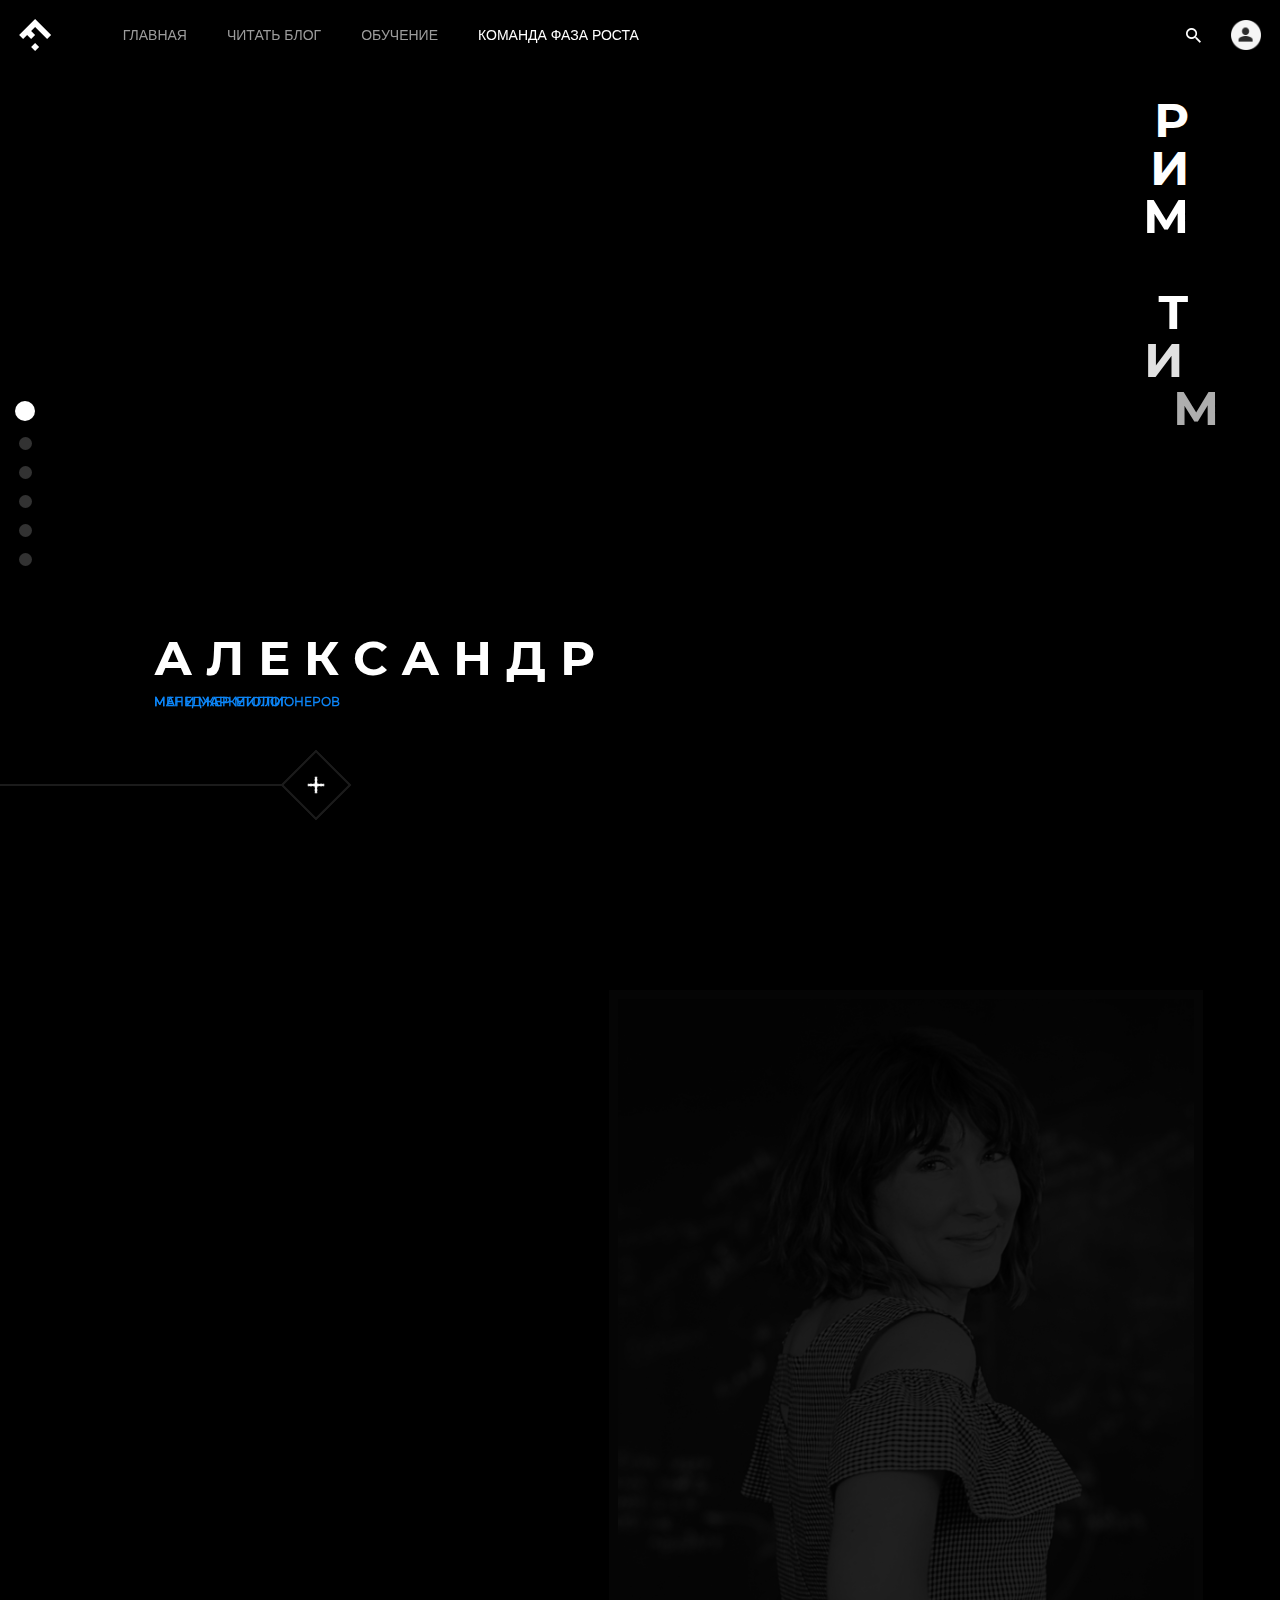
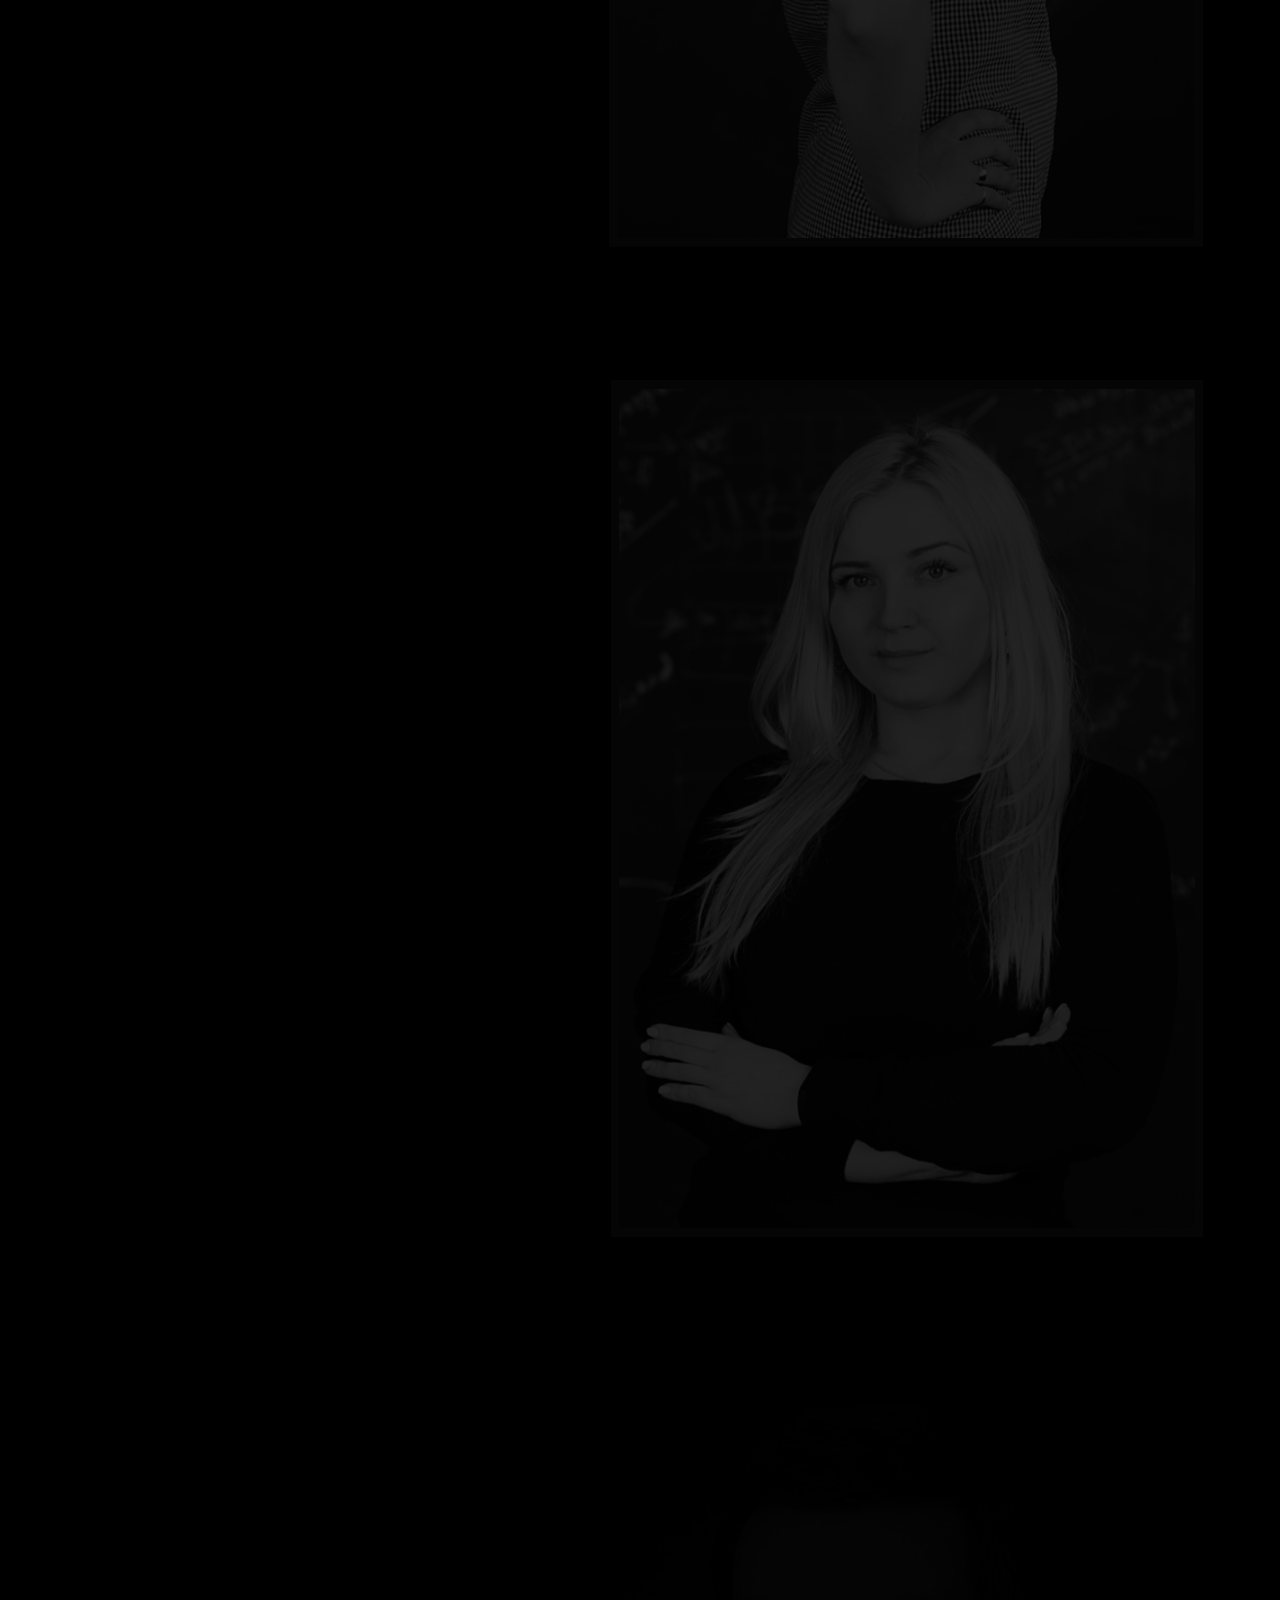
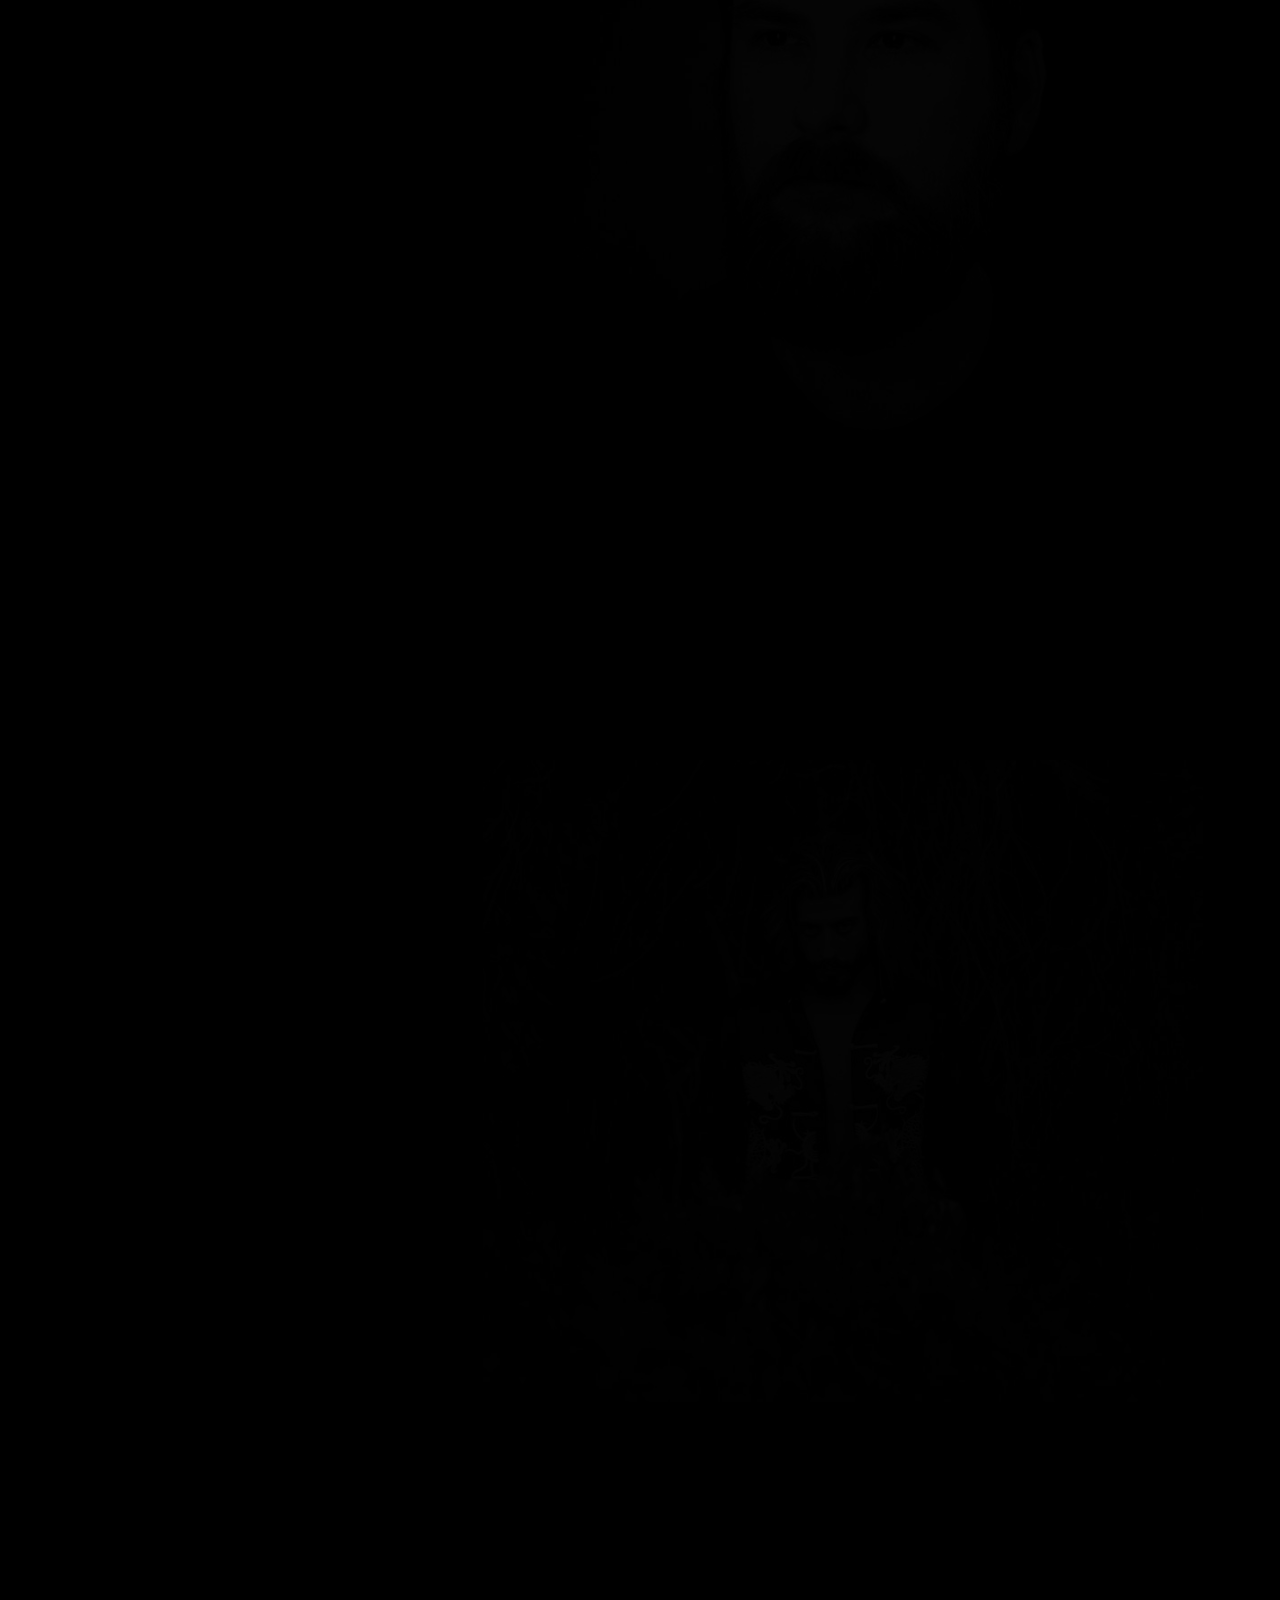
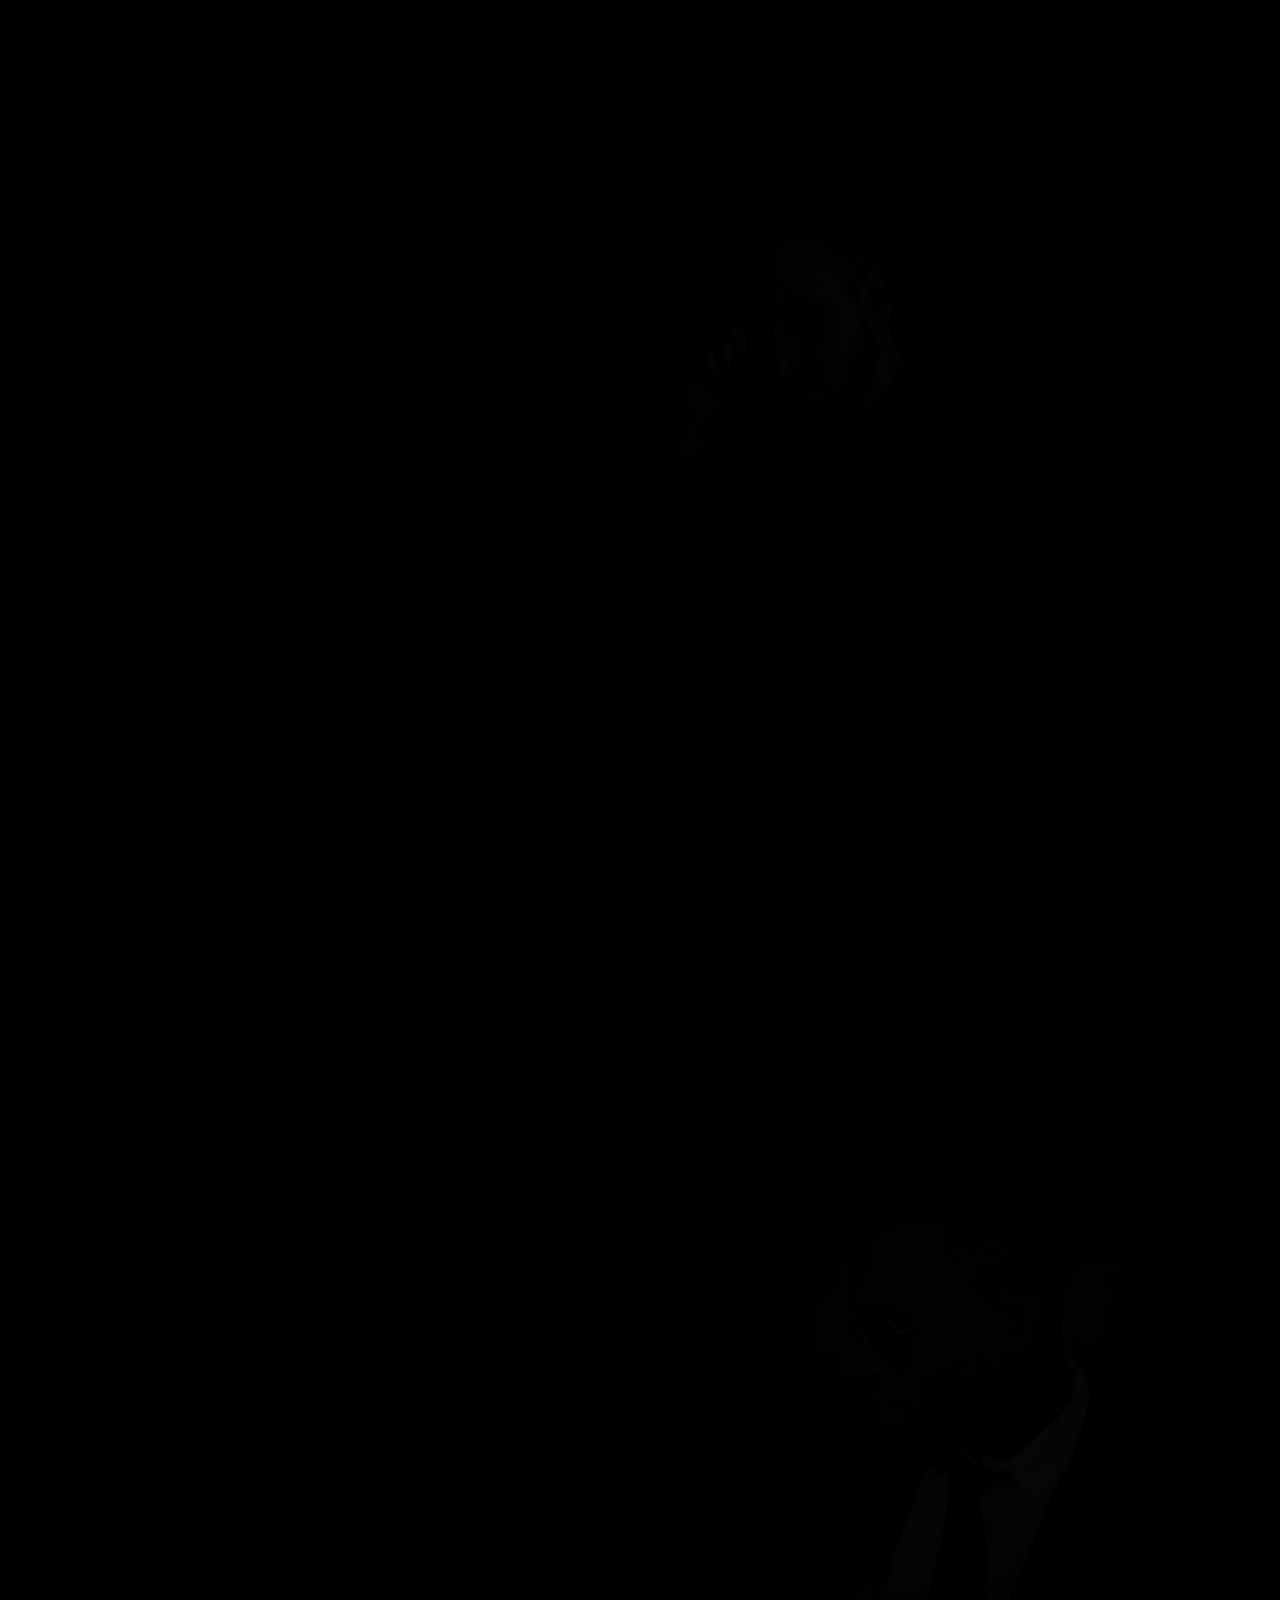
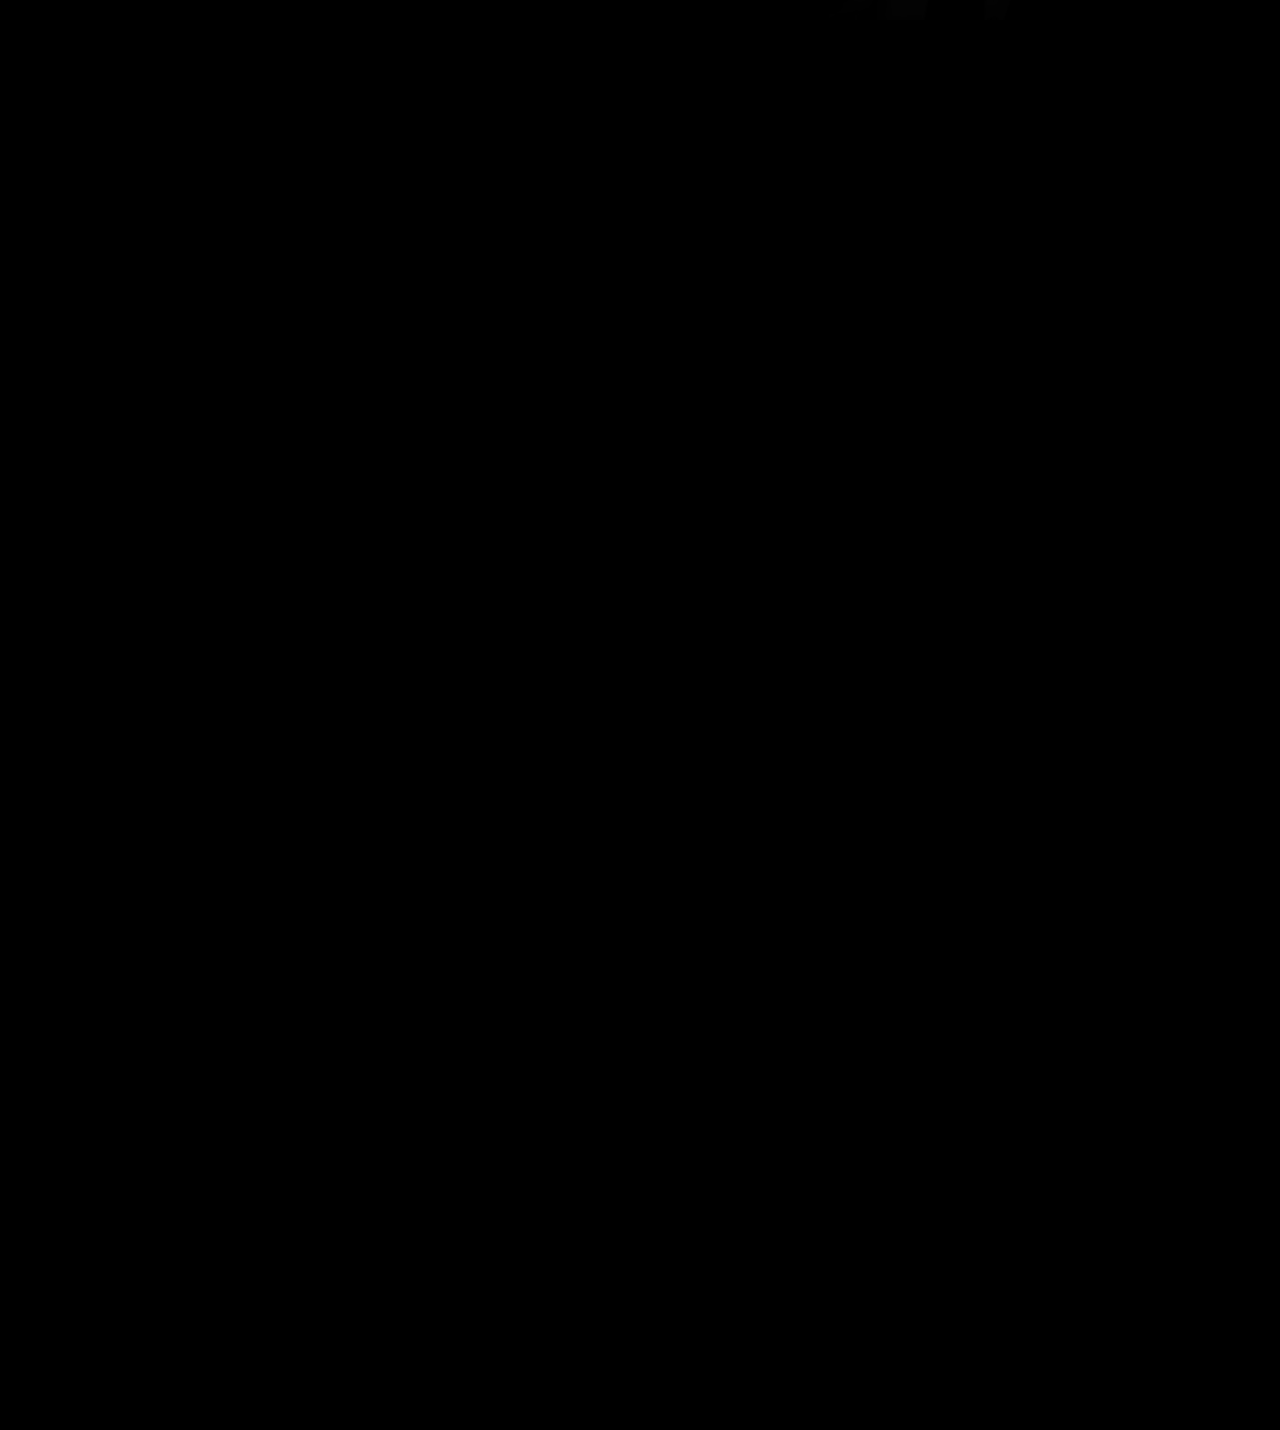
<file: index-1.html>
<html lang="en" class="js">
    <head>
	<meta charset="UTF-8">
	<meta name="viewport" content="width=device-width, initial-scale=1">
	<title>Scrolling Letters Animation | Demo 4 | Codrops</title>
	<meta name="description" content="A scrolling letters animation where some text changes depending on the page's scroll position">
	<meta name="keywords" content="scroll, letters, animation, javascript, web design, web development">
	<meta name="author" content="Codrops">
	<link rel="shortcut icon" href="favicon.ico">
	<link rel="stylesheet" type="text/css" href="css/base.css">
	<link rel="stylesheet" type="text/css" href="css/demo4.css">
	<link rel="stylesheet" type="text/css" href="css/pater.css">
        <link rel="stylesheet" type="text/css" href="css/styles.css">
	<script type="text/javascript" async="" src="https://ssl.google-analytics.com/ga.js"></script><script>document.documentElement.className="js";var supportsCssVars=function(){var e,t=document.createElement("style");return t.innerHTML="root: { --tmp-var: bold; }",document.head.appendChild(t),e=!!(window.CSS&&window.CSS.supports&&window.CSS.supports("font-weight","var(--tmp-var)")),t.parentNode.removeChild(t),e};supportsCssVars()||alert("Please view this demo in a modern browser that supports CSS Variables.");</script>
	<script src="//tympanus.net/codrops/adpacks/analytics.js"></script>
        <script src="https://ajax.googleapis.com/ajax/libs/jquery/1.7.2/jquery.min.js"></script>
    </head>
    <body class="demo-4 ioapi">
        <div class="left-nav sectionMap">
            <ul>
                <li class="nav-section navs active" id="slide1" data-id="1"><a href="#"><span class="border"></span></a></li>
                <li class="nav-section navs" id="slide2" data-id="2"><a href="#"><span class="border"></span></a></li>
                <li class="nav-section navs" id="slide3" data-id="3"><a href="#"><span class="border"></span></a></li>
                <li class="nav-section navs" id="slide4" data-id="4"><a href="#"><span class="border"></span></a></li>
                <li class="nav-section navs" id="slide5" data-id="5"><a href="#"><span class="border"></span></a></li>
                <li class="nav-section navs" id="slide6" data-id="6"><a href="#"><span class="border"></span></a></li>
            </ul>
        </div>
        <div class="content">
            <header class="codrops-header">
               <div class="logo">
                    <img src="img/white-logo.png" alt="logo"/>
                </div>
                <div class="nav">
                    <ul>
                        <li class="nav-item">Главная</li>
                        <li class="nav-item">Читать Блог</li>
                        <li class="nav-item">Обучение</li>
                        <li class="nav-item active">Команда Фаза Роста</li>
                    </ul>
                </div>
                <div class="auth">
                    <div class="search">
                        <img src="img/search.png" width="15" alt="search icon">
                    </div>
                    <div class="login" >
                        <img src="img/login.png" width="30" alt="log in">
                    </div>
                </div>
            </header>
        </div>
	<main>
            
            <div class="content">
		<div class="content__section">
                    <h2 class="content__text" style="opacity: 1;">
                        <span class="char1" data-initial="B" style="opacity: 1; transform: translateX(0px);"></span>
                        <span class="char2" data-initial="e" style="opacity: 1; transform: translateX(0px);">Р</span>
                        <span class="char3" data-initial="a" style="opacity: 1; transform: translateX(0px);">и</span>
                        <span class="char4" data-initial="r" style="opacity: 1; transform: translateY(0px);">м</span>
                        <span class="char5" data-initial="d" style="opacity: 1; transform: translateY(0px);"></span>
                        <span class="char6" data-initial=" " style="opacity: 1; transform: translateY(0px);">т</span>
                        <span class="char7" data-initial="M" style="opacity: 1; transform: translateY(0px);">и</span>
                        <span class="char8" data-initial="e" style="opacity: 1; transform: translateY(0px);">м</span>
                        <span class="char9" data-initial="n" style="opacity: 1; transform: translateY(0px);"></span>
                    </h2>
		</div>
                <!--Александр-->
		<div class="content__section">
                    <a class="content__link"><img class="content__img" src="img/set4/1.png" alt="img" style="transform: rotate(0deg);"></a>
                    <div class="fixed_content__text">
                        <h2 class="content__text" style="opacity: 1;"><span class="char1" data-initial="B" style="opacity: 1; transform: translateX(0px);">А</span><span class="char2" data-initial="л" style="opacity: 1; transform: translateX(0px);">л</span><span class="char3" data-initial="е" style="opacity: 1; transform: translateX(0px);">е</span><span class="char4" data-initial="к" style="opacity: 1; transform: translateY(0px);">к</span><span class="char5" data-initial="с" style="opacity: 1; transform: translateY(0px);">с</span><span class="char6" data-initial="а" style="opacity: 1; transform: translateY(0px);">a</span><span class="char7" data-initial="н" style="opacity: 1; transform: translateY(0px);">н</span><span class="char8" data-initial="д" style="opacity: 1; transform: translateY(0px);">д</span><span class="char9" data-initial="р" style="opacity: 1; transform: translateY(0px);">р</span><br></h2>
                        <h3 class="content__subtext" style="opacity:1;"><span class="char10" data-initial="n" style="opacity: 1; transform: translateY(0px);">м</span><span class="char11" data-initial="n" style="opacity: 1; transform: translateY(500px);">а</span><span class="char10" data-initial="n" style="opacity: 1; transform: translateY(450px);">г</span><span class="char10" data-initial="n" style="opacity: 1; transform: translateY(0px);"> и </span><span class="char10" data-initial="n" style="opacity: 1; transform: translateY(200px);">м</span><span class="char10" data-initial="n" style="opacity: 1; transform: translateY(0px);">а</span><span class="char10" data-initial="n" style="opacity: 1; transform: translateY(0px);">р</span><span class="char10" data-initial="n" style="opacity: 1; transform: translateY(0px);">к</span><span class="char10" data-initial="n" style="opacity: 1; transform: translateY(200px);">е</span><span class="char10" data-initial="n" style="opacity: 1; transform: translateY(0px);">т</span><span class="char10" data-initial="n" style="opacity: 1; transform: translateY(670px);">о</span><span class="char10" data-initial="n" style="opacity: 1; transform: translateY(0px);">л</span><span class="char10" data-initial="n" style="opacity: 1; transform: translateY(0px);">о</span><span class="char10" data-initial="n" style="opacity: 1; transform: translateY(-200px);">г</span></h3>
                        <div class="team-desc hidden">
                            <div class="team-details">
                                <p>Для того, чтобы о продуктах компании узнали, в обычном мире используют маркетинг, но моя команда работает не в обычном мире. Мы продвигаемся с помощью магии:-)<br><br>

Главный волшебник в Фаза Роста — это Саша.
Большинство учениц, отвечая на вопрос “Как вы узнали о тренингах Ярослава Самойлова?”, говорят, что увидели рекламу в Facebook именно в тот момент, когда им это было позарез необходимо.
“Ярослав, вы волшебник”, — говорят девушки. Нет, это не так — вся магия у нас от Александра.<br><br>

Знание аудитории и щепотка волшебства — вот рецепт правильного маркетинга от Саши.
</p>
                            </div>
                        </div>
                        <div class="button-holder">
                            <div class="hline"></div>
                            <div class="team-toggle-button">
                                <img class="btn"  src="img/x.png" alt="button"/>
                                <img class="btn2"  src="img/-.png" alt="button" style="opacity:0;transform: rotate(-90deg);"/>
                            </div>
                        </div>
                    </div>   
                </div>
            <!-- Мария -->    
                <div class="content__section">
                    <a class="content__link"><img class="content__img" src="img/set4/2.png" alt="img" style="transform: rotate(0deg);"></a>
                    <div class="fixed_content__text">
                        <h2 class="content__text" style="opacity: 1;"><span class="char1" data-initial="м" style="opacity: 0; transform: translateX(912px);">M</span><span class="char2" data-initial="а" style="opacity: 0; transform: translateY(763px);">а</span><span class="char3" data-initial="р" style="opacity: 0; transform: translateX(-912px);">р</span><span class="char4" data-initial="и" style="opacity: 0; transform: translateY(763px);">и</span><span class="char5" data-initial="я" style="opacity: 0; transform: translateX(-912px);">я</span></h2>
                        <h3 class="content__subtext" style="opacity:1;"><span class="char6" data-initial="м" style="opacity: 1; transform: translateY(0px);">м</span><span class="char7" data-initial="е" style="opacity: 1; transform: translateY(500px);">е</span><span class="char8" data-initial="н" style="opacity: 1; transform: translateY(450px);">н</span><span class="char9" data-initial="е" style="opacity: 1; transform: translateY(0px);">е</span><span class="char10" data-initial="д" style="opacity: 1; transform: translateY(200px);">д</span><span class="char10" data-initial="ж" style="opacity: 1; transform: translateY(0px);">ж</span><span class="char11" data-initial="е" style="opacity: 1; transform: translateY(0px);">е</span><span class="char12" data-initial="р" style="opacity: 1; transform: translateY(0px);">р</span><span class="char10" data-initial="м" style="opacity: 1; transform: translateY(200px);"> м</span><span class="char10" data-initial="n" style="opacity: 1; transform: translateY(0px);">и</span><span class="char10" data-initial="n" style="opacity: 1; transform: translateY(670px);">л</span><span class="char10" data-initial="n" style="opacity: 1; transform: translateY(0px);">л</span><span class="char10" data-initial="и" style="opacity: 1; transform: translateY(0px);">и</span><span class="char10" data-initial="о" style="opacity: 1; transform: translateY(-200px);">о</span><span class="char10" data-initial="н" style="opacity: 1; transform: translateY(0px);">н</span><span class="char10" data-initial="е" style="opacity: 1; transform: translateY(0px);">е</span><span class="char10" data-initial="р" style="opacity: 1; transform: translateY(0px);">р</span><span class="char10" data-initial="о" style="opacity: 1; transform: translateY(0px);">о</span><span class="char10" data-initial="в" style="opacity: 1; transform: translateY(0px);">в</span></h3>
                        <div class="team-desc hidden">
                            <div class="team-details">
                                <p>Мария! Для того, чтобы о продуктах компании узнали, в обычном мире используют маркетинг, но моя команда работает не в обычном мире. Мы продвигаемся с помощью магии:-)<br><br>

Главный волшебник в Фаза Роста — это Саша.
Большинство учениц, отвечая на вопрос “Как вы узнали о тренингах Ярослава Самойлова?”, говорят, что увидели рекламу в Facebook именно в тот момент, когда им это было позарез необходимо.
“Ярослав, вы волшебник”, — говорят девушки. Нет, это не так — вся магия у нас от Александра.<br><br>

Знание аудитории и щепотка волшебства — вот рецепт правильного маркетинга от Саши.
</p>
                            </div>
                        </div>
                        <div class="button-holder">
                            <div class="hline"></div>
                            <div class="team-toggle-button">
                                <img class="btn"  src="img/x.png" alt="button"/>
                                <img class="btn2"  src="img/-.png" alt="button" style="opacity:0;transform: rotate(-90deg);"/>
                            </div>
                        </div>
                    </div>
                </div>
                <div class="content__section">
                    <a class="content__link"><img class="content__img" src="img/set4/3.jpg" alt="img" style="transform: rotate(0deg);"></a>
                    <h2 class="content__text" style="opacity: 1;"><span class="char1" data-initial="G" style="opacity: 0; transform: translateY(763px);">G</span><span class="char2" data-initial="a" style="opacity: 0; transform: translateY(-763px);">a</span><span class="char3" data-initial="r" style="opacity: 0; transform: translateY(763px);">r</span><span class="char4" data-initial="y" style="opacity: 0; transform: translateY(763px);">y</span><span class="char5" data-initial=" " style="opacity: 0; transform: translateX(912px);"> </span><span class="char6" data-initial="H" style="opacity: 0; transform: translateY(-763px);">H</span><span class="char7" data-initial="u" style="opacity: 0; transform: translateY(763px);">u</span><span class="char8" data-initial="n" style="opacity: 0; transform: translateY(763px);">n</span><span class="char9" data-initial="t" style="opacity: 0; transform: translateX(912px);">t</span></h2>
		</div>
		<div class="content__section">
                    <a class="content__link"><img class="content__img" src="img/set4/4.jpg" alt="img" style="transform: rotate(0deg);"></a>
                    <h2 class="content__text" style="opacity: 1;"><span class="char1" data-initial="K" style="opacity: 0; transform: translateY(763px);">K</span><span class="char2" data-initial="e" style="opacity: 0; transform: translateY(763px);">e</span><span class="char3" data-initial="v" style="opacity: 0; transform: translateX(-912px);">v</span><span class="char4" data-initial="i" style="opacity: 0; transform: translateY(-763px);">i</span><span class="char5" data-initial="n" style="opacity: 0; transform: translateY(763px);">n</span><span class="char6" data-initial=" " style="opacity: 0; transform: translateY(-763px);"> </span><span class="char7" data-initial="W" style="opacity: 0; transform: translateX(-912px);">W</span><span class="char8" data-initial="o" style="opacity: 0; transform: translateX(-912px);">o</span><span class="char9" data-initial="o" style="opacity: 0; transform: translateY(-763px);">o</span></h2>
		</div>
                <div class="content__section">
                    <a class="content__link"><img class="content__img" src="img/set4/5.jpg" alt="img" style="transform: rotate(0deg);"></a>
                    <h2 class="content__text" style="opacity: 1;"><span class="char1" data-initial="M" style="opacity: 0; transform: translateY(763px);">M</span><span class="char2" data-initial="i" style="opacity: 0; transform: translateY(-763px);">i</span><span class="char3" data-initial="k" style="opacity: 0; transform: translateX(912px);">k</span><span class="char4" data-initial="e" style="opacity: 0; transform: translateX(912px);">e</span><span class="char5" data-initial=" " style="opacity: 0; transform: translateY(763px);"> </span><span class="char6" data-initial="H" style="opacity: 0; transform: translateY(763px);">H</span><span class="char7" data-initial="o" style="opacity: 0; transform: translateY(763px);">o</span><span class="char8" data-initial="o" style="opacity: 0; transform: translateX(912px);">o</span><span class="char9" data-initial="d" style="opacity: 0; transform: translateX(912px);">d</span></h2>
                </div>
                <div class="content__section">
                    <a class="content__link content__link--nobottom"><img class="content__img" src="img/set4/6.jpg" alt="img" style="transform: rotate(0deg);"></a>
                    <h2 class="content__text" style="opacity: 1;"><span class="char1" data-initial="B" style="opacity: 0; transform: translateX(228px);">B</span><span class="char2" data-initial="e" style="opacity: 0; transform: translateY(-452px);">e</span><span class="char3" data-initial="n" style="opacity: 0; transform: translateX(228px);">n</span><span class="char4" data-initial=" " style="opacity: 0; transform: translateY(452px);"> </span><span class="char5" data-initial="F" style="opacity: 0; transform: translateY(452px);">F</span><span class="char6" data-initial="i" style="opacity: 0; transform: translateX(-228px);">i</span><span class="char7" data-initial="n" style="opacity: 0; transform: translateX(-228px);">n</span><span class="char8" data-initial="e" style="opacity: 0; transform: translateX(228px);">e</span></h2>
                </div>
                <div class="content__section">
                    <h2 class="content__text" style="opacity: 1;"><span class="char1" data-initial="T" style="opacity: 0; transform: translateX(-228px);">T</span><span class="char2" data-initial="h" style="opacity: 0; transform: translateY(-452px);">h</span><span class="char3" data-initial="a" style="opacity: 0; transform: translateY(452px);">a</span><span class="char4" data-initial="n" style="opacity: 0; transform: translateX(228px);">n</span><span class="char5" data-initial="k" style="opacity: 0; transform: translateY(452px);">k</span><span class="char6" data-initial=" " style="opacity: 0; transform: translateX(-228px);"> </span><span class="char7" data-initial="y" style="opacity: 0; transform: translateX(-228px);">y</span><span class="char8" data-initial="o" style="opacity: 0; transform: translateY(452px);">o</span><span class="char9" data-initial="u" style="opacity: 0; transform: translateX(228px);">u</span></h2>
                </div>
            </div>
            <div id="test">
                
            </div>
	</main>
	<script src="js/imagesloaded.pkgd.min.js"></script>
	<script src="js/charming.min.js"></script>
	<script src="js/anime.min.js"></script>
	<script src="js/demo4.js"></script>
        <script src="js/toggler.js"></script>
    </body>
</html>
</file>
<file: css/base.css>
article,aside,details,figcaption,figure,footer,header,hgroup,main,nav,section,summary{display:block;}audio,canvas,video{display:inline-block;}audio:not([controls]){display:none;height:0;}[hidden]{display:none;}html{font-family:sans-serif;-ms-text-size-adjust:100%;-webkit-text-size-adjust:100%;}body{margin:0;}a:focus{outline:thin dotted;}a:active,a:hover{outline:0;}h1{font-size:2em;margin:0.67em 0;}abbr[title]{border-bottom:1px dotted;}b,strong{font-weight:bold;}dfn{font-style:italic;}hr{-moz-box-sizing:content-box;box-sizing:content-box;height:0;}mark{background:#ff0;color:#000;}code,kbd,pre,samp{font-family:monospace,serif;font-size:1em;}pre{white-space:pre-wrap;}q{quotes:"\201C" "\201D" "\2018" "\2019";}small{font-size:80%;}sub,sup{font-size:75%;line-height:0;position:relative;vertical-align:baseline;}sup{top:-0.5em;}sub{bottom:-0.25em;}img{border:0;}svg:not(:root){overflow:hidden;}figure{margin:0;}fieldset{border:1px solid #c0c0c0;margin:0 2px;padding:0.35em 0.625em 0.75em;}legend{border:0;padding:0;}button,input,select,textarea{font-family:inherit;font-size:100%;margin:0;}button,input{line-height:normal;}button,select{text-transform:none;}button,html input[type="button"],input[type="reset"],input[type="submit"]{-webkit-appearance:button;cursor:pointer;}button[disabled],html input[disabled]{cursor:default;}input[type="checkbox"],input[type="radio"]{box-sizing:border-box;padding:0;}input[type="search"]{-webkit-appearance:textfield;-moz-box-sizing:content-box;-webkit-box-sizing:content-box;box-sizing:content-box;}input[type="search"]::-webkit-search-cancel-button,input[type="search"]::-webkit-search-decoration{-webkit-appearance:none;}button::-moz-focus-inner,input::-moz-focus-inner{border:0;padding:0;}textarea{overflow:auto;vertical-align:top;}table{border-collapse:collapse;border-spacing:0;}
*,
*::after,
*::before {
	box-sizing: border-box;
}

body {
	font-family: -apple-system, BlinkMacSystemFont, "Segoe UI", Helvetica, Arial, sans-serif;
	min-height: 100vh;
	color: #57585c;
	 
	background-color: #fff;
	
	-webkit-font-smoothing: antialiased;
	-moz-osx-font-smoothing: grayscale;
}

a {
	text-decoration: none;
	outline: none;
	cursor: pointer;
}

a:hover,
a:focus {
	
	outline: none;
}

button:focus {
	outline: none;
}

/* Page Loader */
.js .loading::before {
	content: '';
	position: fixed;
	z-index: 100000;
	top: 0;
	left: 0;
	width: 100%;
	height: 100%;
	
}

.js .loading::after {
	content: '';
	position: fixed;
	z-index: 100000;
	top: 50%;
	left: 50%;
	width: 60px;
	height: 60px;
	margin: -30px 0 0 -30px;
	pointer-events: none;
	border-radius: 50%;
	opacity: 0.4;
	
	animation: loaderAnim 0.7s linear infinite alternate forwards;
}

@keyframes loaderAnim {
	to {
		opacity: 1;
		transform: scale3d(0.5,0.5,1);
	}
}

.hidden {
	/*position: absolute;*/
	overflow: hidden;
/*	width: 0;
	height: 0;*/
	pointer-events: none;
        transform: translateY(100% );
        opacity:0 !important;
}

/* Icons */
.icon {
	display: block;
	width: 1.5em;
	height: 1.5em;
	margin: 0 auto;
	fill: currentColor;
}

main {
    position: relative;
    overflow: hidden;
}

/* Header */
.codrops-header {
	padding: calc(1.5vmax);
        position: fixed;
        width: 100%;
	z-index: 100;
	display: flex;
	align-items: flex-start;
	align-items: center;
	flex-wrap: wrap;
        top: 0;
}

.codrops-header::before {
	content: 'Your browser does not support Intersection Observer API';
	position: absolute;
	background: red;
	padding: 0.5rem;
	font-weight: bold;
	font-size: 0.75rem;
	color: #fff;
	top: 0;
	left: 0;
	width: 100%;
	z-index: 1000;
}

.ioapi .codrops-header::before {
	display: none;
}

.codrops-header__title {
	font-size: 1em;
	font-weight: bold;
	margin: 0;
	padding: 0 1em;
}

.codrops-links {
	position: relative;
	display: flex;
	justify-content: center;
	text-align: center;
	white-space: nowrap;
}

.codrops-icon {
	display: inline-block;
	padding: 0.25rem;
}

.github {
	display: block;
	margin: 0 2rem;
}

.info {
	position: fixed;
	bottom: 6vmax;
	right: 2vmax;
	margin: 0;
	-webkit-writing-mode: vertical-lr;
	writing-mode: vertical-lr;
	z-index: 100;
	color: var(--color-info);
	text-align: right;
}

.demos {
	position: relative;
	display: block;
	margin: 0 0 0 2rem;
}

.demo {
	margin: 0 0.25em;
}

.demo span {
	white-space: nowrap;
	pointer-events: none;
}

a.demo--current {
	pointer-events: none;
	
}

.content {
	position: relative;
	display: block;
}

.content__section {
	position: relative;
	text-align: right;
	padding: 0 6vmax;
        /*padding-right: 12em;*/
    height: 100vh;
    overflow: hidden;
}

.content__section:first-child {
	margin: 0 0 10vh;
}

.content__section {
	margin: 10vh 0 0;
}

/*.content__section:first-child,
.content__section:last-child {
	height: calc(100vh - 9.875em);
	text-align: left;
}*/

.content__link {
        position:relative;
	display: block;
	position: relative;
	max-width: 100%;
	/*margin: 10vh 0 30vh auto;*/
        margin: 0;
}

.content__link--nobottom {
	margin-bottom: 10vh;
}

.content__img {
	position: relative;
	display: block;
	max-width: 90%;
	margin: 0 0 0 auto;
        filter: grayscale();
        transition: all 1s;
        opacity:1;
}
.content__img.under{
    position: absolute;
    top: 0;
    right: 0;
}

.content__main,
.content__text {
	
	margin: 0;
	line-height: 1;
	text-transform: lowercase;
	font-weight: normal;
}

.content__main,
.content__contact {
	position: absolute;
}

.content__main span {
	display: block;
}

.fixed_content__text {
	position: absolute;
	bottom: 7vmax;
	padding-left: 6vmax;
	z-index: 200;
        text-align: left;
        width: 40%;
}


.js .ioapi .content__text {
	/*line-height: 0.8;*/
	opacity: 0;
	white-space: pre;
        letter-spacing: 14.02px;
}
.js .ioapi .content__text h2,.js .ioapi .fixed_content__text {
    position: fixed;
    z-index: 2;
}
.js .ioapi .content__text h2,.js .ioapi .fixed_content__text .team-desc{
    line-height: 30px;
    transition: all 1s;
}

@media (max-height:700px){
    h1{
       font-size: 40px !important;
    }
    .fixed_content__text .team-desc p{
       line-height: 22px;
    }
    .fixed_content__text {
        bottom: 2vmax;
    }
    .explanation .container div:not(.inner) > div{
        bottom: 2vh !important;
    }
}

.js .ioapi .content__text h2,.js .ioapi .fixed_content__text .button-holder{
    display:flex;
    align-items:center;
    margin-top: 9%;
}

.js .ioapi .content__text h2,
.js .ioapi .fixed_content__text .team-toggle-button,
.team-scroll-mouse{
    height: 50px;
    width: 50px;
    transform: rotate(45deg);
    border: 2px solid #1b1b1b;
    position:relative;
    margin-left: 7px;
    cursor:pointer;
}
.js .ioapi .fixed_content__text .team-toggle-button img,
.team-scroll-mouse img{
    position: absolute;
    top: 0;
    bottom: 0;
    left: 0;
    right: 0;
    margin: auto;
}
.team-scroll-mouse img{
    transform:rotate(-45deg);
    -webkit-transition: width 2s, height 2s; /* For Safari 3.1 to 6.0 */
    transition: width 2s, height 2s;
   
}
.team-scroll-mouse img.animated{
    height:0;
    width:0;
}
.js .ioapi .content__text h2,.js .ioapi .fixed_content__text .hline{
    width: 70%;
    height: 2px;
    background: #1b1b1b;
    margin-left: -40%;
}

.content__text span {
    display: inline-block;
}


.content__contact a:last-child {
    display: block;
}

@media screen and (max-width: 50em) {
	.codrops-header {
            text-align: center;
            padding: 1rem 1rem 0;
            height: 50px;
	}
	.codrops-header__title {
		margin: 1rem 0;
	}
	.demos {
		margin: 0;
	}
	.info {
		padding: 0;
		position: relative;
		-webkit-writing-mode: initial;
		writing-mode: initial;
		text-align: center;
		bottom: auto;
		right: auto;
		margin: 0;
	}
	.github {
		display: none;
	}
	.content__text,
	.js.ioapi .content__text {
		bottom: 7rem;
	}
	.content__section:first-child, 
	.content__section:last-child {
		/*height: calc(100vh - 13.875em);*/
            /*height:inherit;*/
            height: 100vh;
	}
	.content__main, 
	.content__contact {
		bottom: calc(var(--fontsize-scroll-text) * 1.5 + 15vh);
	}
}
</file>
<file: css/demo4.css>
@import url('https://fonts.googleapis.com/css?family=Archivo+Black');

/* Color schemes */
.demo-4 {
    --color-text: #fff;
}

.content__text {
    text-transform: uppercase;
    display: inline-block;
}

.content__link {
	display: inline-block;
}

.content__link::before {
	content: '';
	position: absolute;
	width: 100%;
	height: 100%;
	left: -5vw;
}

@media screen and (max-width: 40em) {
	.demo-4 {
		background-position: 50% 12rem;
	}
}
</file>
<file: css/pater.css>
.pater {
	font-family: -apple-system, BlinkMacSystemFont, 'Segoe UI', Helvetica, Arial, sans-serif !important;
	position: fixed;
	z-index: 10000;
	right: 0;
	bottom: 0;
	display: grid;
	width: 100%;
	padding: 1em 0;
	text-align: left;
	color: #fff;
	background: #000;
}

.pater:hover, .pater:focus {
	color: #fff;
}

.pater::before {
	content: 'Our Sponsor';
	font-size: 0.75em;
	display: inline-block;
	padding: 0 0 0 10px;
	vertical-align: middle;
	z-index: 11;
}

.pater__img {
	display: none;
	background-image: url(monday.png);
	background-size: cover;
}

.pater__title {
	font-size: 0.85em;
	font-weight: normal;
	font-weight: bold;
	margin: 0;
}

.pater__title,
.pater__description {
	padding: 10px 0 0 10px;
}

.pater__description {
	font-size: 0.85em;
	display: none;
	margin: 0;
	opacity: 0;
}

@media screen and (min-width: 60em) {
	.pater {
		top: 0;
		right: 0;
		bottom: auto;
		width: 220px;
		margin: 0 1.5em 0 0;
		padding: 0;
		position: absolute;
	}
	.pater__img {
		display: block;
		width: 100%;
		position: relative;
		z-index: 10;
	}
	.pater::before {
		content: 'Our Sponsor';
		display: block;
		padding: 5px 10px;
		position: absolute;
		color: #fff;
	}
	.pater__description {
		display: block;
		position: absolute;
		top: 219px;
		padding: 1em;
		opacity: 1;
		transform: translate3d(0,-100%,0);
		transition: transform 0.3s;
	}
	.pater:hover .pater__description {
		transform: translate3d(0,0,0);
	}
	.pater__title {
		padding: 1em;
		font-size: 0.85em;
		font-weight: 700;
		transition: opacity 0.5s;
	}
	.pater:hover .pater__title {
		opacity: 0;
	}
	.pater__description,
	.pater__title {
		background: var(--bg-ad);
	}
	.demo-1 { --bg-ad: #171616; }
	.demo-2 { --bg-ad: #9dbafb; }
	.demo-3 { --bg-ad: #5b3bce; }
	.demo-4 { --bg-ad: #171616; }
	.demo-5 { --bg-ad: #171616; }
}
</file>
<file: css/styles.css>
@charset "UTF-8";
@font-face {
  font-family: MontserratExtraLight;
  src: url("../fonts/Montserrat-ExtraLight.ttf"); }
@font-face {
  font-family: MontserratRegular;
  src: url("../fonts/Montserrat-Regular.ttf"); }
@font-face {
  font-family: MontserratSemiBold;
  src: url("../fonts/Montserrat-SemiBold.ttf"); }
@font-face {
  font-family: MontserratBold;
  src: url("../fonts/Montserrat-Bold.ttf"); }
@font-face {
  font-family: MontserratExtraBold;
  src: url("../fonts/Montserrat-ExtraBold.ttf"); }
/*Colors*/
/*Sizes*/
.first-screen {
  height: 100%;
  /*        @media(max-width:1380px){
              font-size: 60px;
          }*/ }
  .first-screen:not(:first-of-type) {
    padding-top: 10vh; }
    .first-screen:not(:first-of-type) .container {
      margin-top: 0vh; }
  @media (max-width: 1380px) {
    .first-screen {
      padding-right: 6vmax; } }
  .first-screen .container {
    text-align: left;
    padding-left: 11vh;
    height: 100%;
    display: flex;
    align-items: center;
    justify-content: center;
    flex-direction: column; }
    @media (max-width: 1050px) {
      .first-screen .container {
        padding-left: 0%;
        text-align: center; } }
    .first-screen .container .intro {
      margin-top: 12vh;
      padding-left: 35%;
      min-width: 300px;
      max-width: 87%; }
      @media (max-width: 1550px) {
        .first-screen .container .intro {
          padding-left: 15%; } }
      .first-screen .container .intro p {
        line-height: 30px; }
    .first-screen .container .hline {
      width: 100%;
      height: 2px;
      background: #1b1b1b;
      margin-left: -100%;
      margin-bottom: -26px; }
    .first-screen .container .button-holder div:last-of-type {
      margin-top: 30px;
      margin-left: -25px;
      text-transform: uppercase;
      opacity: 0.1;
      color: #ffffff;
      font-size: 12px;
      font-weight: 700;
      letter-spacing: 4.56px; }

@media (max-width: 1380px) {
  .explanation {
    padding-right: 6vmax; } }
.explanation.centered h2, .explanation.centered h3 {
  text-align: center; }
.explanation.centered .inner {
  display: flex;
  align-items: center;
  justify-content: center;
  flex-direction: column; }
.explanation .container {
  text-align: left;
  /*padding-left: 13vh;*/ }
  @media (max-width: 1050px) {
    .explanation .container {
      padding-left: 0%;
      text-align: center; } }
  .explanation .container .inner {
    position: relative;
    height: 100%;
    display: flex;
    align-items: center;
    justify-content: center;
    flex-direction: column; }
    .explanation .container .inner h2 {
      font-family: MontserratExtraBold;
      white-space: normal !important;
      letter-spacing: 1px !important;
      font-size: 72px;
      font-weight: 700;
      line-height: 86.4px; }
      @media (max-width: 1380px) {
        .explanation .container .inner h2 {
          font-size: 60px;
          line-height: 66.4px; } }
      @media (max-width: 980px) {
        .explanation .container .inner h2 {
          font-size: 40px;
          line-height: 46.4px; } }
    .explanation .container .inner .intro {
      margin-top: 12vh;
      padding-left: 35%;
      min-width: 300px;
      max-width: 87%; }
      @media (max-width: 1550px) {
        .explanation .container .inner .intro {
          padding-left: 15%; } }
      .explanation .container .inner .intro p {
        line-height: 30px; }
    .explanation .container .inner p {
      padding: 0 12vh;
      text-align: justify;
      line-height: 30px; }
  .explanation .container .hline {
    width: 100%;
    height: 2px;
    background: #1b1b1b;
    margin-left: calc(-100%);
    margin-bottom: -26px; }
  .explanation .container .button-holder div:last-of-type {
    margin-top: 30px;
    margin-left: -25px;
    text-transform: uppercase;
    opacity: 0.1;
    color: #ffffff;
    font-size: 12px;
    font-weight: 700;
    letter-spacing: 4.56px; }

/*
To change this license header, choose License Headers in Project Properties.
To change this template file, choose Tools | Templates
and open the template in the editor.
*/
/* 
    Created on : 25.06.2018, 12:59:13
    Author     : P.Artem
*/
@media (max-width: 1000px) {
  .fixed_content__text {
    width: 80%; } }
@media (max-width: 880px) {
  main {
    overflow: hidden; }

  header {
    padding: 15px;
    /*Mobile menu*/ }

  .content__section {
    padding-right: 6vmax;
    position: relative;
    height: 100%;
    display: flex;
    align-items: center;
    justify-content: center;
    flex-direction: column; }
    .content__section .content__link {
      display: inherit; }
      .content__section .content__link .content__img {
        margin: auto; }
        .content__section .content__link .content__img.under {
          top: 0;
          right: 0;
          left: 0; }
      .content__section .content__link .fixed_content__text {
        width: 100%;
        bottom: 4vmax; }
    .content__section .fixed_content__text {
      width: calc(100% - 12vmax); }
      .content__section .fixed_content__text .js .ioapi .fixed_content__text .button-holder {
        margin-top: 4%; } }
@media (max-width: 800px) {
  p {
    font-size: 14px;
    line-height: 25px; }

  .explanation .container .inner p {
    padding: 10px; }
  .explanation .container div:last-of-type > div {
    bottom: 0vh !important; }

  .content__section:not(.explanation) .fixed_content__text {
    padding-left: 0; } }
@media (max-width: 500px) {
  h1 {
    font-size: 30px !important;
    line-height: 35px !important; }

  h2 {
    font-size: 20px !important;
    line-height: 25px !important; }

  .intro {
    padding-left: 0 !important; }

  p {
    font-size: 13px !important;
    line-height: 23px !important; }

  .ioapi .fixed_content__text .button-holder {
    margin-top: 0%; }

  .first-screen .container .intro {
    margin-top: 5vh; } }
.mobile-nav {
  position: absolute;
  top: 0px;
  left: 0;
  z-index: 999;
  opacity: 1;
  /* Кнопка для переключения */
  /* Меню */
  /* Фиктивное содержимое */ }
  @media (max-width: 880px) {
    .mobile-nav {
      display: block; } }
  @media (min-width: 881px) {
    .mobile-nav {
      display: none; } }
  .mobile-nav #toggle {
    position: absolute;
    left: -100%;
    top: -100%; }
  .mobile-nav #toggle:focus ~ .toggle-container .button-toggle {
    box-shadow: 0 0 0 8px rgba(0, 0, 0, 0.5), inset 0 0 0 20px rgba(0, 0, 0, 0.5); }
  .mobile-nav #toggle .toggle-container .button-toggle {
    box-shadow: 0 0 0 550px rgba(0, 0, 0, 0.45), inset 0 0 0 20px rgba(0, 0, 0, 0.5); }
  .mobile-nav #toggle:checked ~ .toggle-container .button-toggle {
    box-shadow: 0 0 0 550px rgba(0, 0, 0, 0.45), inset 0 0 0 20px rgba(0, 0, 0, 0.5); }
  .mobile-nav #toggle:checked ~ .toggle-container .button-toggle:hover {
    box-shadow: 0 0 0 550px rgba(0, 0, 0, 0.45), inset 0 0 0 20px rgba(0, 0, 0, 0.5), 0 0 0 8px rgba(0, 0, 0, 0.5), inset 0 0 0 20px rgba(0, 0, 0, 0.5); }
  .mobile-nav #toggle:checked ~ .toggle-container .button-toggle:before {
    transform: translateY(-50%) rotate(45deg) scale(1); }
  .mobile-nav #toggle:checked ~ .toggle-container .button-toggle:after {
    transform: translateY(-50%) rotate(-45deg) scale(1); }
  .mobile-nav #toggle:checked:focus ~ .toggle-container .button-toggle {
    box-shadow: 0 0 0 550px rgba(0, 0, 0, 0.5), inset 0 0 0 20px rgba(0, 0, 0, 0.5), 0 0 0 8px rgba(0, 0, 0, 0.5), inset 0 0 0 20px rgba(0, 0, 0, 0.5); }
  .mobile-nav #toggle:checked ~ .nav {
    margin-bottom: 30px;
    pointer-events: auto;
    /*transform: translate(50px, 50px);*/
    margin-top: 70px;
    /*background: black;*/
    padding: 10px; }
  .mobile-nav #toggle:checked ~ .nav .nav-item {
    color: #ffffff;
    letter-spacing: 0;
    height: 40px;
    line-height: 40px;
    margin-top: 0;
    opacity: 1;
    transform: scaleY(1);
    transition: 0.5s, opacity 0.1s; }
  .mobile-nav #toggle:checked ~ .nav .nav-item:nth-child(1) {
    transition-delay: 0.15s; }
  .mobile-nav #toggle:checked ~ .nav .nav-item:nth-child(1):before {
    transition-delay: 0.15s; }
  .mobile-nav #toggle:checked ~ .nav .nav-item:nth-child(2) {
    transition-delay: 0.1s; }
  .mobile-nav #toggle:checked ~ .nav .nav-item:nth-child(2):before {
    transition-delay: 0.1s; }
  .mobile-nav #toggle:checked ~ .nav .nav-item:nth-child(3) {
    transition-delay: 0.05s; }
  .mobile-nav #toggle:checked ~ .nav .nav-item:nth-child(3):before {
    transition-delay: 0.05s; }
  .mobile-nav #toggle:checked ~ .nav .nav-item:nth-child(4) {
    transition-delay: 0s; }
  .mobile-nav #toggle:checked ~ .nav .nav-item:nth-child(4):before {
    transition-delay: 0s; }
  .mobile-nav #toggle:checked ~ .nav .nav-item:before {
    opacity: 0; }
  .mobile-nav #toggle:checked ~ .dummy-content {
    padding-top: 30px; }
  .mobile-nav #toggle:checked ~ .dummy-content:before {
    /*background-color: rgba(0, 0, 0, 0.3);*/ }
  .mobile-nav .button-toggle {
    position: absolute;
    display: inline-block;
    width: 20px;
    height: 20px;
    margin: 25px;
    /*background-color: transparent;*/
    border: none;
    cursor: pointer;
    border-radius: 100%;
    transition: 0.6s; }
  .mobile-nav .button-toggle:hover {
    box-shadow: 0 0 0 8px rgba(0, 0, 0, 0.1), inset 0 0 0 20px rgba(0, 0, 0, 0.1); }
  .mobile-nav .button-toggle:before, .mobile-nav .button-toggle:after {
    position: absolute;
    content: '';
    top: 50%;
    left: 0;
    width: 100%;
    height: 2px;
    background-color: #ffffff;
    border-radius: 5px;
    transition: 0.5s; }
  .mobile-nav .button-toggle:before {
    transform: translateY(-50%) rotate(45deg) scale(0); }
  .mobile-nav .button-toggle:after {
    transform: translateY(-50%) rotate(-45deg) scale(0); }
  .mobile-nav .nav {
    display: inline-block;
    margin: 20px 25px 20px;
    pointer-events: none;
    transition: 0.5s; }
  .mobile-nav .nav-item {
    position: relative;
    display: inline-block;
    float: left;
    clear: both;
    color: transparent;
    font-size: 14px;
    letter-spacing: -6.2px;
    height: 7px;
    line-height: 7px;
    text-transform: uppercase;
    white-space: nowrap;
    transform: scaleY(0.2);
    transition: 0.5s, opacity 1s; }
  .mobile-nav .nav-item:nth-child(1) {
    transition-delay: 0s; }
  .mobile-nav .nav-item:nth-child(1):before {
    transition-delay: 0s; }
  .mobile-nav .nav-item:nth-child(2) {
    transition-delay: 0.05s; }
  .mobile-nav .nav-item:nth-child(2):before {
    transition-delay: 0.05s; }
  .mobile-nav .nav-item:nth-child(3) {
    transition-delay: 0.1s; }
  .mobile-nav .nav-item:nth-child(3):before {
    transition-delay: 0.1s; }
  .mobile-nav .nav-item:nth-child(4) {
    transition-delay: 0.15s; }
  .mobile-nav .nav-item:nth-child(4):before {
    transition-delay: 0.15s; }
  .mobile-nav .nav-item:nth-child(1) {
    letter-spacing: -8px; }
  .mobile-nav .nav-item:nth-child(2) {
    letter-spacing: -7px; }
  .mobile-nav .nav-item:nth-child(n + 4) {
    letter-spacing: -8px;
    margin-top: -7px;
    opacity: 0; }
  .mobile-nav .nav-item:before {
    position: absolute;
    content: '';
    top: 50%;
    left: 0;
    width: 100%;
    height: 2px;
    background-color: #ffffff;
    transform: translateY(-50%) scaleY(5);
    transition: 0.5s; }
  .mobile-nav .dummy-content {
    position: relative;
    text-align: center;
    transition: 0.5s; }
  .mobile-nav .dummy-content:before {
    position: absolute;
    content: '';
    top: 0;
    left: 0;
    width: 100%;
    height: 100%;
    background-color: transparent;
    z-index: 2;
    transition: 0.5s; }

.first-screen {
  height: 100%;
  /*        @media(max-width:1380px){
              font-size: 60px;
          }*/ }
  .first-screen:not(:first-of-type) {
    padding-top: 10vh; }
    .first-screen:not(:first-of-type) .container {
      margin-top: 0vh; }
  @media (max-width: 1380px) {
    .first-screen {
      padding-right: 6vmax; } }
  .first-screen .container {
    text-align: left;
    padding-left: 11vh;
    height: 100%;
    display: flex;
    align-items: center;
    justify-content: center;
    flex-direction: column; }
    @media (max-width: 1050px) {
      .first-screen .container {
        padding-left: 0%;
        text-align: center; } }
    .first-screen .container .intro {
      margin-top: 12vh;
      padding-left: 35%;
      min-width: 300px;
      max-width: 87%; }
      @media (max-width: 1550px) {
        .first-screen .container .intro {
          padding-left: 15%; } }
      .first-screen .container .intro p {
        line-height: 30px; }
    .first-screen .container .hline {
      width: 100%;
      height: 2px;
      background: #1b1b1b;
      margin-left: -100%;
      margin-bottom: -26px; }
    .first-screen .container .button-holder div:last-of-type {
      margin-top: 30px;
      margin-left: -25px;
      text-transform: uppercase;
      opacity: 0.1;
      color: #ffffff;
      font-size: 12px;
      font-weight: 700;
      letter-spacing: 4.56px; }

body {
  background-color: black;
  font-family: MontserratRegular;
  color: white; }

p {
  font-size: 16px; }

h1 {
  white-space: normal !important;
  letter-spacing: 1px !important;
  font-size: 72px;
  font-weight: 700;
  line-height: 86.4px;
  font-family: MontserratExtraBold; }
  @media (max-width: 1380px) {
    h1 {
      font-size: 60px; } }
  @media (max-width: 1000px) {
    h1 {
      font-size: 40px; } }
  @media (max-width: 800px) {
    h1 {
      font-size: 30px; } }

h2 {
  font-family: MontserratBold;
  font-size: 48px; }

h3 {
  font-size: 12px;
  text-transform: uppercase;
  padding: 30px 0 5px;
  color: #0c85f7; }

.explanation h3 {
  letter-spacing: 4.56px; }

.dlg {
  display: table !important;
  font-size: 12px;
  color: #0c85f7;
  margin: 50px 0 30px; }
  .dlg > span {
    width: auto;
    padding: 0;
    margin: 0;
    letter-spacing: 1px; }

.team-desc.hidden {
  height: 0; }

.content-footer {
  position: absolute;
  bottom: 15vh;
  width: 50%;
  right: calc(0% + 35px); }

@media (max-width: 800px) {
  .first-screen .container .intro {
    margin: auto;
    margin-top: 5vh; }
  .first-screen .container .intro p {
    line-height: 28px; } }
@media (max-width: 800px) {
  .first-screen .container .content-footer {
    bottom: 0vh !important; } }

.content__section .content__link .content__img {
  margin-top: 0; }
  .content__section .content__link .content__img:first-of-type {
    opacity: 0.2; }
@media (max-width: 500px) {
  .content__section .fixed_content__text {
    width: 100%;
    padding: 10px 20px;
    z-index: 999;
    background: rgba(0, 0, 0, 0.75);
    bottom: 0;
    padding-left: 20px !important; } }
.content__section .fixed_content__text .content__subtext {
  padding: 0; }
@media (max-width: 800px) and (max-height: 800px) {
  .content__section .fixed_content__text .button-holder {
    margin-top: 0% !important; }
  .content__section .fixed_content__text .button-holder .team-toggle-button {
    height: 30px;
    width: 30px;
    margin-left: 5px; } }

.left-nav {
  position: fixed;
  bottom: calc(50% - 140px);
  left: 0%;
  z-index: 1; }
  .left-nav ul {
    display: flex;
    flex-direction: column;
    align-items: center;
    padding-left: 10px;
    width: 40px; }
    .left-nav ul li {
      margin: 2px 0;
      list-style: none;
      padding: 1px 0; }
      .left-nav ul li:after {
        content: " ";
        display: block;
        width: 13px;
        height: 13px;
        border-radius: 100%;
        cursor: pointer;
        margin: 5px;
        padding: 3px;
        background-color: #323232;
        cursor: pointer;
        transition: all .5s; }
      .left-nav ul li.active:after {
        background: white;
        width: 20px;
        height: 20px;
        transition: all .5s; }

header .logo {
  flex: 0.2; }
  @media (max-width: 880px) {
    header .logo {
      position: absolute;
      left: 0;
      right: 0;
      text-align: center; } }
header .nav {
  flex: 4; }
  header .nav ul {
    margin: 0;
    display: flex;
    list-style: none;
    text-transform: uppercase; }
    header .nav ul .nav-item {
      color: #9c9c9c;
      margin: 0 20px;
      font-size: 14px;
      font-family: sans-serif;
      cursor: pointer; }
      header .nav ul .nav-item.active {
        color: white; }
      @media (max-width: 880px) {
        header .nav ul .nav-item {
          font-size: 0; } }
header .auth {
  flex: 1.5;
  display: flex;
  align-items: center;
  justify-content: flex-end; }
  header .auth .search {
    margin: 0 30px; }

/*# sourceMappingURL=styles.css.map */
</file>
